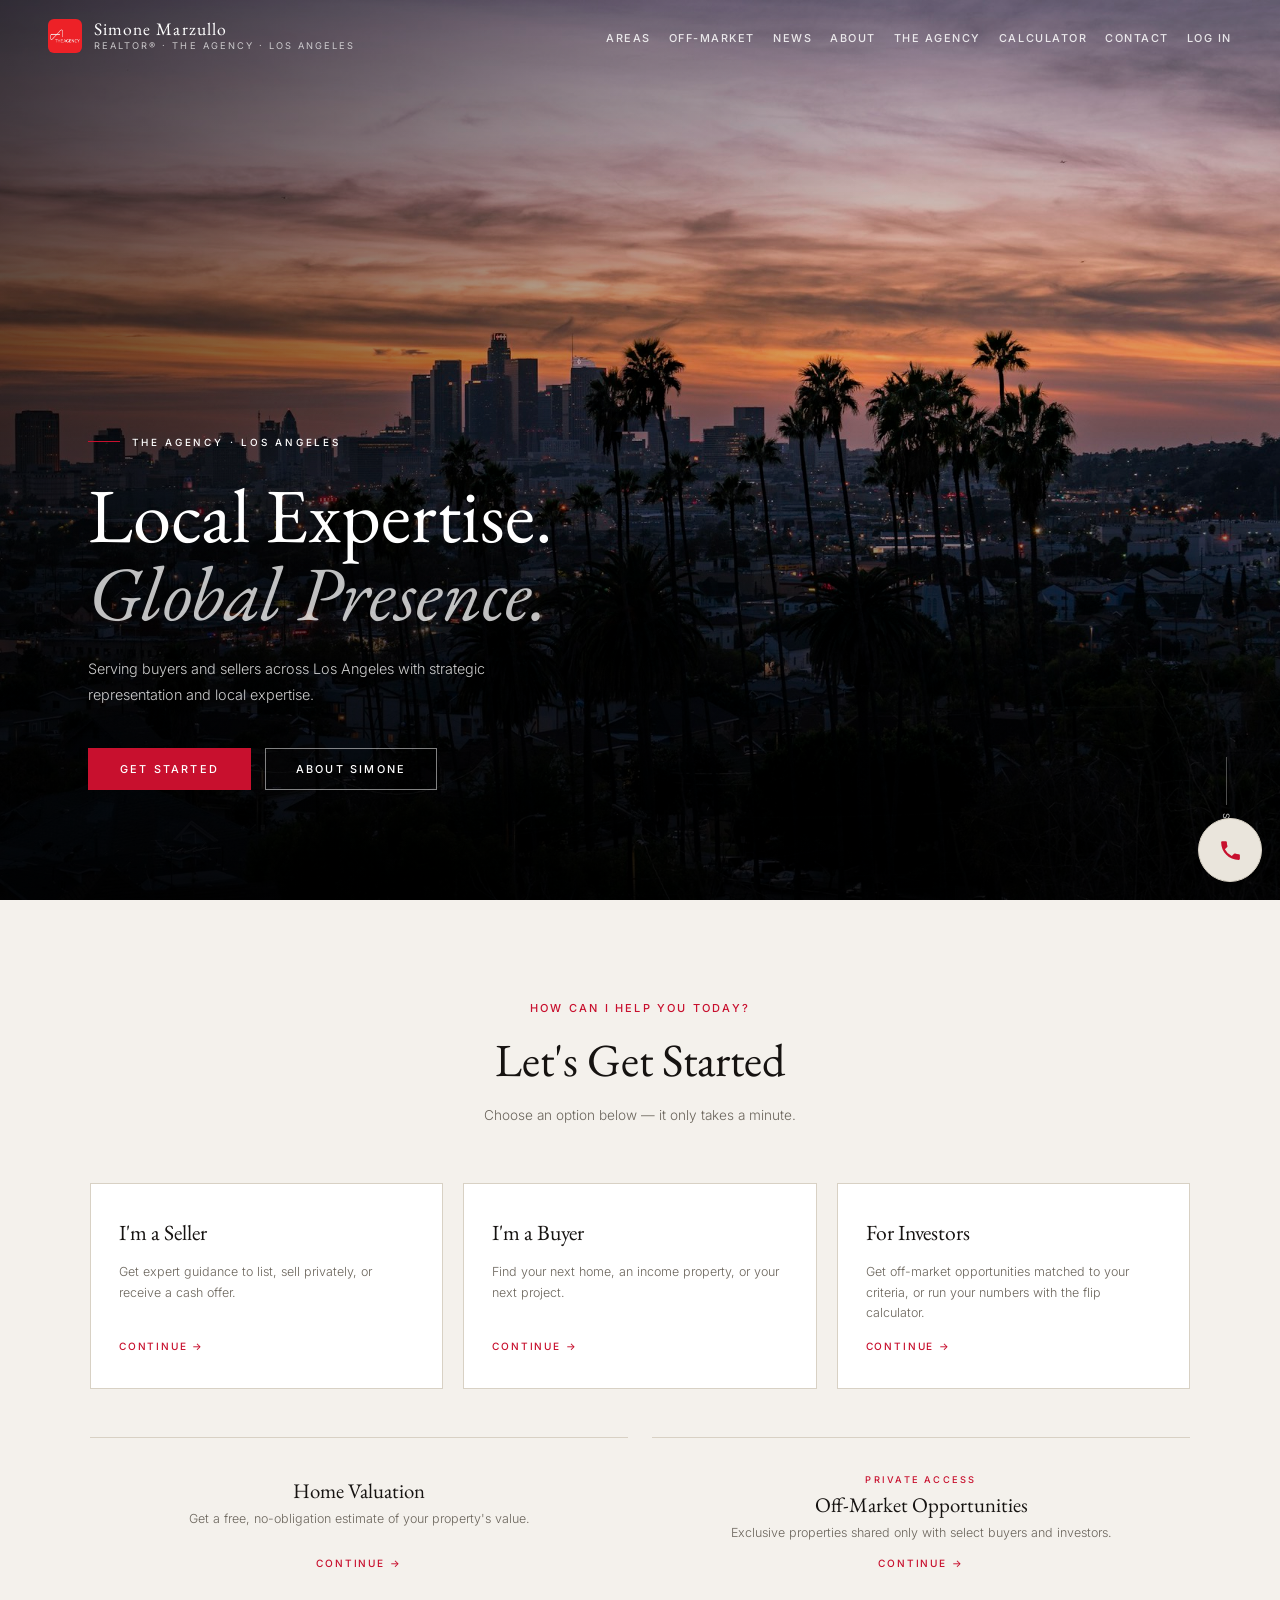
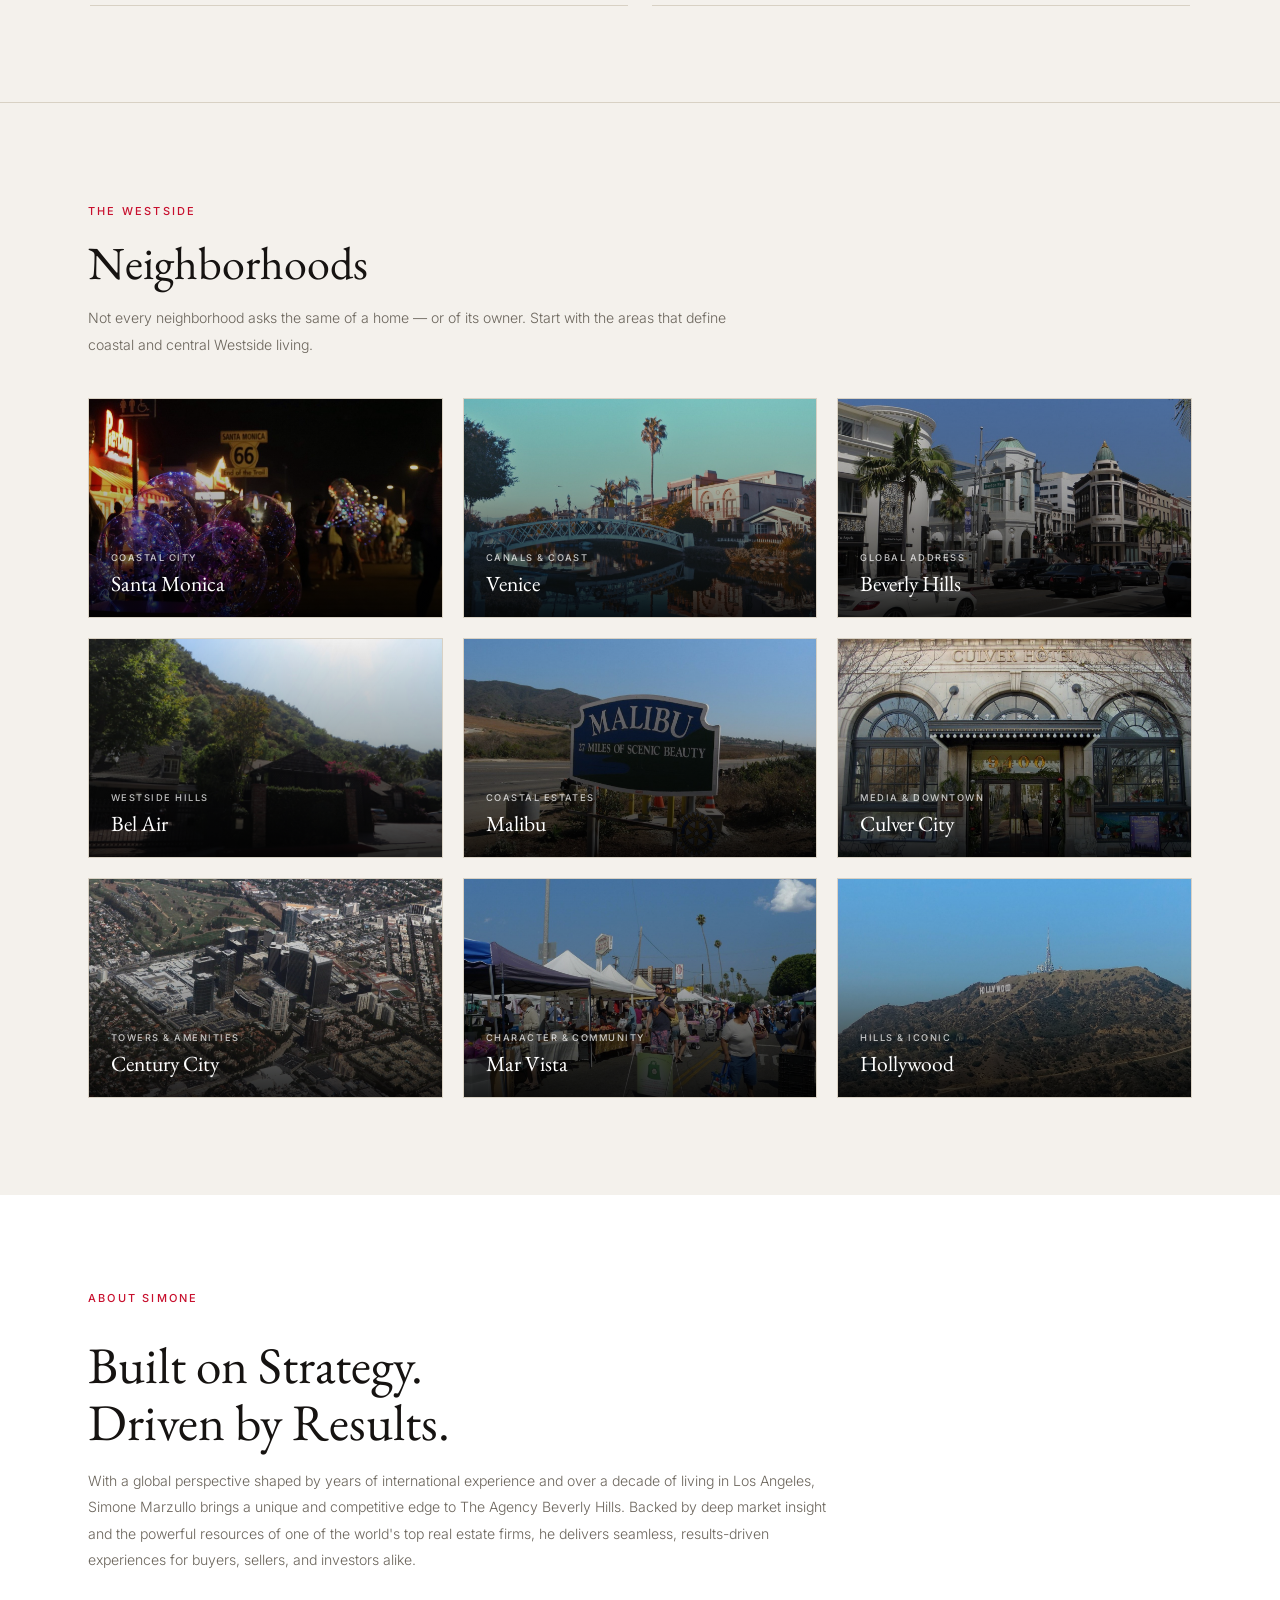
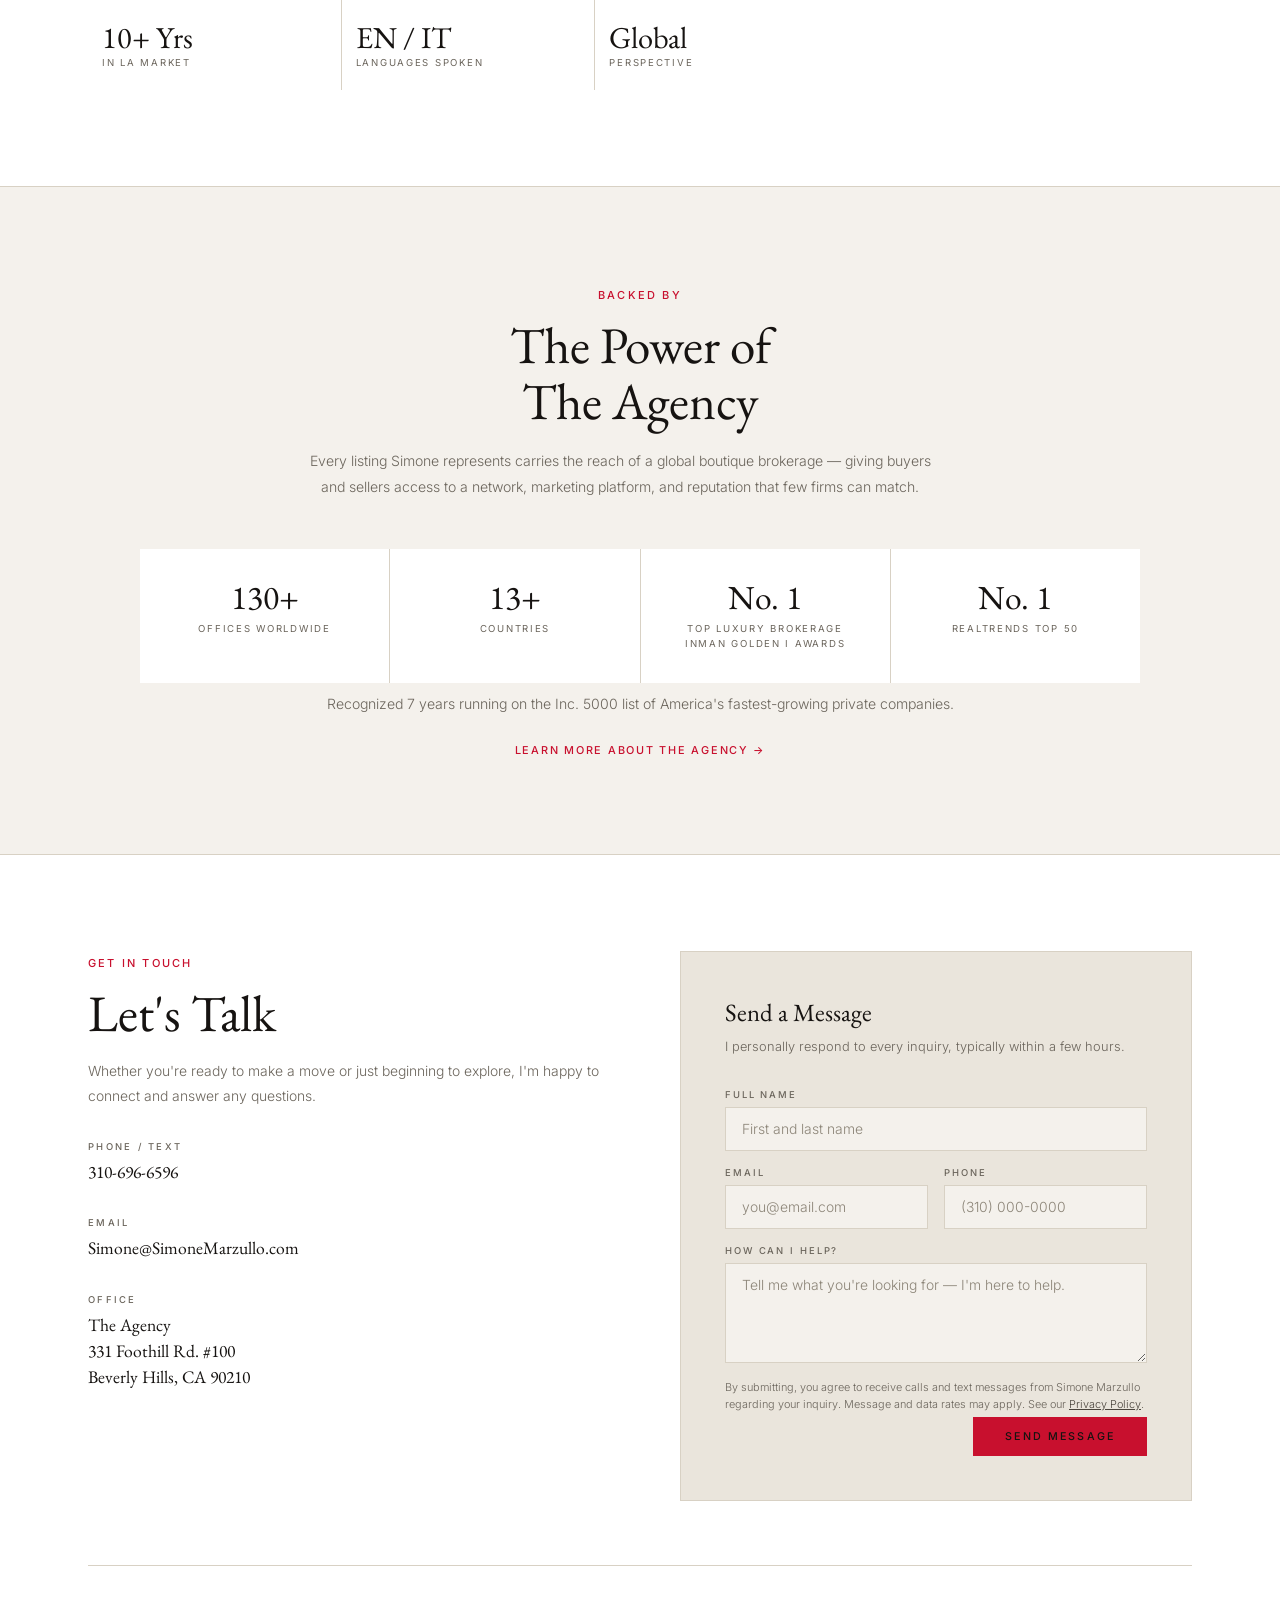
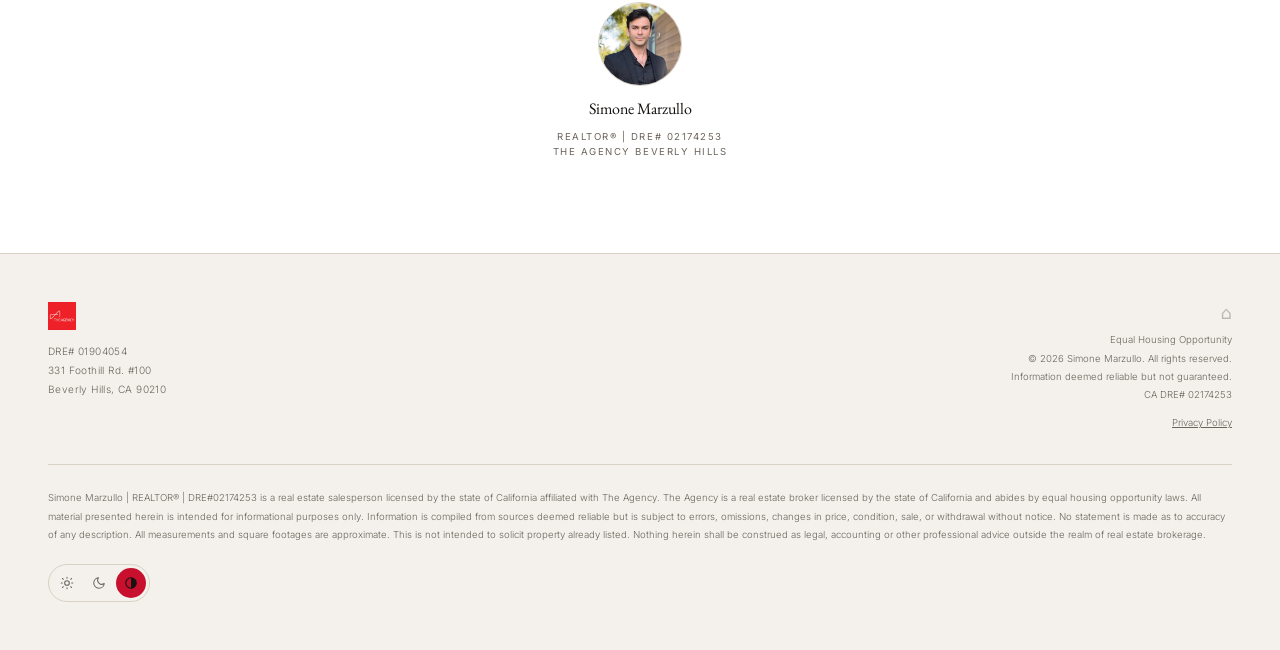
<file: index.html>
<!DOCTYPE html>
<html lang="en">
<head>
<script>if ('scrollRestoration' in history) history.scrollRestoration = 'manual';</script>
<script>
// Set the theme before CSS paints so there's no flash of the wrong theme.
// themeChoice is what the visitor picked (dark/light/auto); data-theme is
// the resolved value CSS actually keys off -- when choice is "auto" it
// follows the device/OS's own prefers-color-scheme setting, which on
// iOS/Android/macOS/Windows may itself be tied to sunset-to-sunrise.
(function () {
  var choice = localStorage.getItem('themeChoice') || 'auto';
  var resolved = choice === 'auto' ? (window.matchMedia('(prefers-color-scheme: light)').matches ? 'light' : 'dark') : choice;
  document.documentElement.setAttribute('data-theme', resolved);
  document.documentElement.setAttribute('data-theme-choice', choice);
})();
</script>
<meta charset="UTF-8">
<meta name="viewport" content="width=device-width, initial-scale=1.0, viewport-fit=cover">
<title>Simone Marzullo | REALTOR® | The Agency Los Angeles</title>
<meta name="description" content="Simone Marzullo, REALTOR® with The Agency in Beverly Hills, helps buyers and sellers across Los Angeles — from Beverly Hills to Malibu. Get a free home valuation, request a cash offer, or start your search today.">
<link rel="canonical" href="https://www.marzullore.com/">
<meta property="og:type" content="website">
<meta property="og:site_name" content="Simone Marzullo | The Agency">
<meta property="og:title" content="Simone Marzullo | REALTOR® | The Agency Los Angeles">
<meta property="og:description" content="From Beverly Hills to Malibu — expertise, discretion, and results for every real estate transaction.">
<meta property="og:url" content="https://www.marzullore.com/">
<meta property="og:image" content="https://www.marzullore.com/assets/agency-logo.png">
<meta property="og:image:width" content="447">
<meta property="og:image:height" content="447">
<meta name="twitter:card" content="summary">
<meta name="twitter:image" content="https://www.marzullore.com/assets/agency-logo.png">
<meta name="theme-color" content="#000000">
<meta name="mobile-web-app-capable" content="yes">
<meta name="apple-mobile-web-app-capable" content="yes">
<meta name="apple-mobile-web-app-status-bar-style" content="black-translucent">
<meta name="apple-mobile-web-app-title" content="Simone Marzullo">
<link rel="manifest" href="manifest.json">
<link rel="apple-touch-icon" href="assets/apple-touch-icon.png">
<link rel="icon" type="image/png" sizes="32x32" href="assets/favicon-32.png">
<link rel="preconnect" href="https://fonts.googleapis.com">
<link href="https://fonts.googleapis.com/css2?family=EB+Garamond:ital,wght@0,400;0,500;1,400;1,500&family=Inter:wght@300;400;500&display=swap" rel="stylesheet">
<script type="application/ld+json">
{
  "@context": "https://schema.org",
  "@type": "RealEstateAgent",
  "name": "Simone Marzullo",
  "url": "https://www.marzullore.com/",
  "image": "https://www.marzullore.com/assets/headshot.jpg",
  "telephone": "+1-310-696-6596",
  "email": "Simone@SimoneMarzullo.com",
  "address": {
    "@type": "PostalAddress",
    "streetAddress": "331 Foothill Rd. #100",
    "addressLocality": "Beverly Hills",
    "addressRegion": "CA",
    "postalCode": "90210",
    "addressCountry": "US"
  },
  "areaServed": {
    "@type": "City",
    "name": "Los Angeles"
  },
  "knowsLanguage": ["en", "it"],
  "memberOf": {
    "@type": "Organization",
    "name": "The Agency",
    "url": "https://www.theagencyre.com/"
  }
}
</script>
<style>
*,*::before,*::after{box-sizing:border-box;margin:0;padding:0}
:root{
  --black:#000000;--white:#FFFFFF;--red:#C8102E;--red-h:#a50d24;
  --g1:#111111;--g2:#1C1C1C;--g3:#2E2E2E;--g4:#555555;--g5:#888888;--g6:#BBBBBB;--g7:#E5E5E5;
  --serif:'EB Garamond',Georgia,serif;--sans:'Inter',system-ui,sans-serif;
  --nav-bg:rgba(0,0,0,.94);--nav-border:rgba(255,255,255,.06);--nav-mobile-bg:rgba(0,0,0,.98);
  --hero-gradient:linear-gradient(160deg,#0d0d0d 0%,#000 60%);
  --hero-photo-ph:linear-gradient(170deg,#181818,#080808);
  --hero-fade-x:linear-gradient(to right,#000 0%,transparent 38%);
  --hero-fade-y:linear-gradient(to top,#000 0%,transparent 22%);
  --em-accent:rgba(255,255,255,.65);
  --grid-line:rgba(255,255,255,.012);
  color-scheme:dark;
}
:root[data-theme="light"]{
  --black:#FFFFFF;--white:#161311;
  --g1:#F4F1EC;--g2:#EAE5DC;--g3:#D8D1C4;--g4:#8C8578;--g5:#6B655C;--g6:#4A443C;--g7:#211E19;
  --nav-bg:rgba(255,255,255,.94);--nav-border:rgba(0,0,0,.08);--nav-mobile-bg:rgba(255,255,255,.98);
  --hero-gradient:linear-gradient(160deg,#F4F1EC 0%,#FFFFFF 60%);
  --hero-photo-ph:linear-gradient(170deg,#EAE5DC,#F4F1EC);
  --hero-fade-x:linear-gradient(to right,#FFFFFF 0%,transparent 38%);
  --hero-fade-y:linear-gradient(to top,#FFFFFF 0%,transparent 22%);
  --em-accent:rgba(0,0,0,.6);
  --grid-line:rgba(0,0,0,.02);
  color-scheme:light;
}
html{scroll-behavior:smooth;font-size:16px}
body{font-family:var(--sans);background:var(--black);color:var(--white);-webkit-font-smoothing:antialiased;overflow-x:hidden;transition:background .25s ease,color .25s ease}
a{color:inherit;text-decoration:none}
button{cursor:pointer;border:none;background:none;font-family:var(--sans);-webkit-tap-highlight-color:transparent}
input,textarea,select{font-family:var(--sans)}
.label{font-size:.6875rem;letter-spacing:.2em;text-transform:uppercase;font-weight:500;color:var(--g5)}
.label-red{color:var(--red)}
.divider{width:100%;height:1px;background:var(--g3)}
.wrap{max-width:1200px;margin:0 auto;padding:0 48px}

/* NAV */
#nav{position:fixed;top:0;left:0;right:0;z-index:200;display:flex;align-items:center;justify-content:space-between;padding:0 48px;height:72px;background:var(--nav-bg);backdrop-filter:blur(16px);border-bottom:1px solid var(--nav-border);transition:background .25s ease,border-color .25s ease}
/* Transparent over the hero photo at the top of the page (desktop only,
   see updateNavTransparency()); solidifies back to the normal themed
   bar on scroll, or immediately on mobile where the hero has no photo. */
#nav.nav-transparent{background:transparent;backdrop-filter:none;border-bottom-color:transparent}
#nav.nav-transparent .nav-name{color:#fff}
#nav.nav-transparent .nav-sub{color:rgba(255,255,255,.7)}
#nav.nav-transparent .nav-links a{color:rgba(255,255,255,.85)}
#nav.nav-transparent .nav-links a.active{color:#fff}
#nav.nav-transparent .nav-toggle span{background:#fff}
.nav-brand{display:flex;align-items:center;gap:12px}
.nav-agency-logo{height:34px;width:34px;object-fit:cover;border-radius:6px;flex-shrink:0}
.nav-brand-text{display:flex;flex-direction:column;gap:2px}
.nav-name{font-family:var(--serif);font-size:1.1rem;font-weight:400;letter-spacing:.06em;color:var(--white);line-height:1}
.nav-sub{font-size:.58rem;letter-spacing:.22em;text-transform:uppercase;color:var(--g5)}
.nav-links{display:flex;align-items:center;gap:18px;list-style:none}
.nav-links a{font-size:.68rem;letter-spacing:.14em;text-transform:uppercase;font-weight:500;color:var(--g6);transition:color .2s;background:none;border:none;cursor:pointer}
.nav-cta{display:inline-flex;align-items:center;background:var(--red);color:var(--white);padding:10px 22px;font-size:.65rem;letter-spacing:.18em;text-transform:uppercase;font-weight:500;transition:background .2s}
.nav-toggle{display:none;flex-direction:column;justify-content:center;gap:5px;width:32px;height:32px;padding:0}
.nav-toggle span{display:block;width:22px;height:1.5px;background:var(--white);transition:transform .2s,opacity .2s}
.nav-toggle[aria-expanded="true"] span:nth-child(1){transform:translateY(6.5px) rotate(45deg)}
.nav-toggle[aria-expanded="true"] span:nth-child(2){opacity:0}
.nav-toggle[aria-expanded="true"] span:nth-child(3){transform:translateY(-6.5px) rotate(-45deg)}
.nav-mobile{display:none;position:fixed;top:72px;left:0;right:0;bottom:0;z-index:199;background:var(--nav-mobile-bg);backdrop-filter:blur(16px);flex-direction:column;padding:32px 28px;gap:4px;overflow-y:auto}
@media(max-width:1024px){.nav-mobile.on{display:flex}.nav-links{display:none}.nav-toggle{display:flex}}
/* Hide the Follow Up Boss widget iframe on mobile via our own page CSS
   (not injected into the iframe) so it never paints in the first place --
   eliminates the flash-of-default-styling that a JS-polling approach can't avoid. */
body>iframe{display:none !important}
.nav-mobile a{font-size:.95rem;letter-spacing:.04em;color:var(--g7);font-weight:400;padding:18px 4px;border-bottom:1px solid var(--g3);background:none;border-left:none;border-right:none;border-top:none;text-align:left;width:100%}
.nav-mobile a.nav-cta{background:var(--red);color:var(--white);border-bottom:none;justify-content:center;margin-top:20px;padding:16px 22px}

/* HERO -- full-bleed photo (same in both themes) with overlaid text.
   The scrim keeps text legible against the photo, so hero text uses
   fixed light colors here rather than the theme variables that flip
   elsewhere on the page. */
#hero{position:relative;min-height:100vh;min-height:100svh;display:flex;align-items:flex-end;overflow:hidden;padding-top:72px;padding-bottom:110px;background:var(--black)}
.hero-photo-placeholder{position:absolute;inset:0;background:var(--hero-photo-ph);display:none;align-items:center;justify-content:center}
.hero-photo-placeholder span{font-size:.62rem;letter-spacing:.4em;color:var(--grid-line);font-weight:500}
.hero-photo-img{position:absolute;inset:0;width:100%;height:100%;object-fit:cover;object-position:50% 30%;opacity:0;transition:opacity .3s ease}
.hero-photo-img.loaded{opacity:1}
.hero-scrim{position:absolute;inset:0;background:
  linear-gradient(to top,rgba(0,0,0,.82) 0%,rgba(0,0,0,.5) 32%,rgba(0,0,0,.1) 58%,rgba(0,0,0,.32) 100%),
  linear-gradient(100deg,rgba(0,0,0,.6) 0%,rgba(0,0,0,.18) 42%,transparent 65%)}
.hero-content{position:relative;z-index:2;max-width:1200px;margin:0 auto;padding:0 48px;width:100%}
.hero-eyebrow{display:flex;align-items:center;gap:12px;margin-bottom:28px}
.hero-eyebrow-line{width:32px;height:1px;background:var(--red)}
.hero-eyebrow-text{font-size:.62rem;letter-spacing:.28em;text-transform:uppercase;color:#fff;font-weight:500}
.hero-headline{font-family:var(--serif);font-size:clamp(3rem,6vw,6.5rem);font-weight:400;line-height:1.02;color:#fff;max-width:680px;margin-bottom:24px}
.hero-headline em{font-style:italic;color:rgba(255,255,255,.75)}
.hero-sub{font-size:.9rem;line-height:1.8;color:rgba(255,255,255,.8);max-width:460px;font-weight:300;margin-bottom:40px}
.hero-actions{display:flex;gap:14px;flex-wrap:wrap}
.btn-primary{display:inline-flex;align-items:center;background:var(--red);color:#fff;padding:14px 32px;font-size:.68rem;letter-spacing:.2em;text-transform:uppercase;font-weight:500;transition:background .2s,transform .15s}
.btn-hero-outline{display:inline-flex;align-items:center;background:transparent;border:1px solid rgba(255,255,255,.5);color:#fff;padding:13px 30px;font-size:.68rem;letter-spacing:.2em;text-transform:uppercase;font-weight:500;transition:border-color .2s,background .2s}
.hero-scroll{position:absolute;right:48px;bottom:36px;display:flex;flex-direction:column;align-items:center;gap:8px;z-index:2}
.hero-scroll span{font-size:.56rem;letter-spacing:.28em;text-transform:uppercase;color:rgba(255,255,255,.8);writing-mode:vertical-rl}
.scroll-bar{width:1px;height:48px;background:rgba(255,255,255,.3);position:relative;overflow:hidden}
.scroll-bar::after{content:'';position:absolute;top:-100%;width:1px;height:100%;background:var(--red);animation:scrollDown 1.8s ease-in-out infinite}
@keyframes scrollDown{0%{top:-100%}100%{top:200%}}

/* ACTION FLOW */
#action{padding:96px 0;background:var(--g1);border-bottom:1px solid var(--g3)}
.action-head{text-align:center;max-width:640px;margin:0 auto 56px}
.action-title{font-family:var(--serif);font-size:clamp(2rem,3.6vw,3rem);font-weight:400;color:var(--white);margin-top:14px}
.action-sub{font-size:.85rem;color:var(--g5);font-weight:300;line-height:1.7;margin-top:14px}
.stage{display:none}
.stage.on{display:block}
.stage-back{display:inline-flex;align-items:center;gap:8px;font-size:.67rem;letter-spacing:.15em;text-transform:uppercase;color:var(--g5);font-weight:500;margin-bottom:36px;transition:color .2s}
.choice-grid{display:grid;grid-template-columns:repeat(3,1fr);gap:20px;max-width:1100px;margin:0 auto}
.choice-grid-2{grid-template-columns:repeat(2,1fr);max-width:820px}
.choice-btn{background:var(--black);border:1px solid var(--g3);padding:36px 28px;text-align:left;display:flex;flex-direction:column;gap:16px;min-height:190px;transition:border-color .2s,background .2s,transform .15s;width:100%}
.choice-btn:active{transform:translateY(0)}
.choice-title{font-family:var(--serif);font-size:1.35rem;font-weight:400;color:var(--white);line-height:1.2}
.choice-desc{font-size:.78rem;color:var(--g5);line-height:1.65;font-weight:300}
.choice-arrow{margin-top:auto;font-size:.63rem;letter-spacing:.18em;text-transform:uppercase;color:var(--red);font-weight:500}
.choice-bar{background:transparent;border-top:1px solid var(--g3);border-bottom:1px solid var(--g3);padding:36px 8px;display:flex;align-items:center;justify-content:space-between;gap:24px;max-width:1100px;width:100%;margin:48px auto 0;text-align:left;transition:border-color .2s}
.choice-bar-text{display:flex;flex-direction:column;gap:3px}
.choice-bar-kicker{font-size:.58rem;letter-spacing:.24em;text-transform:uppercase;color:var(--red);font-weight:500}
.choice-bar-title{font-family:var(--serif);font-size:1.3rem;font-weight:400;color:var(--white);margin-top:3px}
.choice-bar .choice-desc{margin-top:2px}
.choice-bar .choice-arrow{margin-top:0;flex-shrink:0}
.choice-bar-pair{display:grid;grid-template-columns:1fr 1fr;gap:24px;max-width:1100px;width:100%;margin:48px auto 0}
.choice-bar-half{max-width:none;width:100%;margin:0;flex-direction:column;align-items:center;gap:14px;text-align:center}
.off-market-teaser-mobile{display:none}
.form-shell{max-width:620px;margin:0 auto}

/* SERVICES TABS (legacy classes retained, unused) */
.section{padding:96px 0}
.section-alt{background:var(--g1)}

/* FORM CARD */
.form-card{background:var(--g2);border:1px solid var(--g3);padding:44px}
.form-title{font-family:var(--serif);font-size:1.55rem;font-weight:400;color:var(--white);margin-bottom:8px}
.form-sub{font-size:.8rem;color:var(--g5);font-weight:300;line-height:1.65;margin-bottom:32px}
.step-dots{display:flex;gap:6px;margin-bottom:28px}
.step-dot{width:24px;height:2px;background:var(--g3);transition:background .2s}
.step-dot.on{background:var(--red)}
.frow{display:grid;grid-template-columns:1fr 1fr;gap:16px;margin-bottom:16px}
.frow:last-child{margin-bottom:0}
.frow3{display:grid;grid-template-columns:1fr 1fr 1fr;gap:12px;margin-bottom:16px}
.frow3:last-child{margin-bottom:0}
.frow>.field,.frow3>.field{margin-bottom:0}
.field{display:flex;flex-direction:column;gap:7px;margin-bottom:16px}
.field:last-child{margin-bottom:0}
.field-label{font-size:.59rem;letter-spacing:.2em;text-transform:uppercase;font-weight:500;color:var(--g5)}
.fi,.fs,.ft{background:var(--g1);border:1px solid var(--g3);color:var(--white);padding:13px 16px;font-size:.87rem;font-weight:300;outline:none;transition:border-color .2s;width:100%;-webkit-appearance:none}
.fi:focus,.fs:focus,.ft:focus{border-color:var(--red)}
.fi::placeholder,.ft::placeholder{color:var(--g4)}
.fs{appearance:none;background-image:url("data:image/svg+xml,%3Csvg xmlns='http://www.w3.org/2000/svg' width='12' height='8'%3E%3Cpath d='M1 1l5 5 5-5' stroke='%23555' stroke-width='1.5' fill='none'/%3E%3C/svg%3E");background-repeat:no-repeat;background-position:right 14px center;padding-right:38px}
.fs option{background:var(--g1)}
.ft{resize:vertical;min-height:100px}
.opts{display:flex;flex-direction:column;gap:9px;margin-top:4px}
.opts2{display:grid;grid-template-columns:1fr 1fr;gap:9px;margin-top:4px}
.opts3{display:grid;grid-template-columns:1fr 1fr 1fr;gap:9px;margin-top:4px}
.opt{display:flex;align-items:center;gap:10px;padding:13px 16px;background:var(--g1);border:1px solid var(--g3);color:var(--g6);font-size:.78rem;font-weight:300;cursor:pointer;transition:border-color .2s,color .2s,background .2s;text-align:left}
.opt.on{border-color:var(--red);color:var(--white);background:rgba(200,16,46,.07)}
.odot{width:13px;height:13px;flex-shrink:0;border:1px solid currentColor;border-radius:50%;position:relative}
.opt.on .odot::after{content:'';position:absolute;inset:3px;background:var(--red);border-radius:50%}
.form-nav{display:flex;justify-content:space-between;align-items:center;margin-top:28px;padding-top:24px;border-top:1px solid var(--g3)}
.btn-back{font-size:.67rem;letter-spacing:.15em;text-transform:uppercase;color:var(--g5);font-weight:500;transition:color .2s;background:none;border:none;cursor:pointer;padding:0}
.btn-next{background:var(--white);color:var(--black);padding:13px 32px;font-size:.67rem;letter-spacing:.2em;text-transform:uppercase;font-weight:500;border:none;cursor:pointer;transition:background .2s}
.btn-next:disabled,.btn-sub:disabled{opacity:.55;cursor:default;transform:none!important}
.btn-sub{background:var(--red);color:var(--white);padding:13px 32px;font-size:.67rem;letter-spacing:.2em;text-transform:uppercase;font-weight:500;border:none;cursor:pointer;transition:background .2s,transform .15s}
.success-msg{display:none;text-align:center;padding:40px 20px}
.s-icon{font-size:2rem;margin-bottom:14px}
.s-title{font-family:var(--serif);font-size:1.7rem;color:var(--white);margin-bottom:10px}
.s-sub{font-size:.82rem;color:var(--g5);font-weight:300;line-height:1.7}
.hp-field{position:absolute;left:-9999px;top:-9999px;width:1px;height:1px;opacity:0;overflow:hidden}
.consent-note{font-size:.68rem;line-height:1.6;color:var(--g5);font-weight:300;margin-top:14px}
.consent-note a{color:var(--g6);text-decoration:underline;transition:color .2s}
.form-error{margin-top:16px;padding:14px 16px;background:rgba(200,16,46,.08);border:1px solid var(--red);color:var(--g7);font-size:.78rem;line-height:1.6}

/* ABOUT */
.about-text{display:flex;flex-direction:column;gap:18px;max-width:760px}
.about-copy{font-size:.88rem;line-height:1.88;color:var(--g5);font-weight:300}
.about-copy strong{color:var(--g7);font-weight:500}
.stats-grid{display:grid;grid-template-columns:repeat(3,1fr);gap:1px;background:var(--g3);margin-top:8px}
.stat-block{background:var(--black);padding:22px 14px}
.stat-val{font-family:var(--serif);font-size:1.9rem;font-weight:400;color:var(--white);line-height:1;margin-bottom:5px}
.stat-lbl{font-size:.6rem;letter-spacing:.18em;text-transform:uppercase;color:var(--g5);font-weight:400}

/* WESTSIDE AREA GUIDES TEASER */
.areas-teaser-grid{display:grid;grid-template-columns:repeat(3,1fr);gap:20px;margin-bottom:1px}
.areas-teaser-card{position:relative;display:flex;align-items:flex-end;min-height:220px;overflow:hidden;background:var(--g1);border:1px solid var(--g3)}
.areas-teaser-img{position:absolute;inset:0;width:100%;height:100%;object-fit:cover}
.areas-teaser-scrim{position:absolute;inset:0;background:linear-gradient(to top,rgba(0,0,0,.85) 0%,rgba(0,0,0,.3) 55%,rgba(0,0,0,.05) 100%)}
.areas-teaser-content{position:relative;z-index:2;padding:20px 22px}
.areas-teaser-kicker{font-size:.58rem;letter-spacing:.16em;text-transform:uppercase;color:rgba(255,255,255,.75);font-weight:500;margin-bottom:6px}
.areas-teaser-name{font-family:var(--serif);font-size:1.35rem;color:#fff}
.areas-teaser-list{display:none;flex-direction:column;border-top:1px solid var(--g3)}
.areas-teaser-viewall{display:none}
.areas-teaser-list a{display:flex;justify-content:space-between;align-items:center;padding:16px 4px;border-bottom:1px solid var(--g3);font-size:.85rem;color:var(--g7);transition:color .2s}
.areas-teaser-list-tags{font-size:.62rem;letter-spacing:.06em;text-transform:uppercase;color:var(--g5)}

/* POWER OF THE AGENCY */
.agency-head{text-align:center;max-width:680px;margin:0 auto 48px}
.agency-stats-grid{display:grid;grid-template-columns:repeat(4,1fr);gap:1px;background:var(--g3);max-width:1000px;margin:0 auto}
.agency-stat{background:var(--black);padding:32px 18px;text-align:center}
.agency-stat .stat-val{font-size:2.1rem;margin-bottom:8px}
.agency-stat .stat-lbl{line-height:1.5}
.agency-link{display:inline-flex;align-items:center;font-size:.68rem;letter-spacing:.16em;text-transform:uppercase;color:var(--red);font-weight:500;transition:color .2s}

/* CONTACT */
.contact-grid{display:grid;grid-template-columns:1fr 1fr;gap:80px;align-items:start}
.contact-left{display:flex;flex-direction:column;gap:32px}
.ci-label{font-size:.59rem;letter-spacing:.24em;text-transform:uppercase;color:var(--g5);font-weight:500;margin-bottom:7px}
.ci-value{font-family:var(--serif);font-size:1.1rem;color:var(--white);font-weight:400;line-height:1.5}
.ci-value a{transition:color .2s}
.contact-signoff{display:flex;flex-direction:column;align-items:center;gap:12px;margin-top:64px;padding-top:36px;border-top:1px solid var(--g3);text-align:center}
.contact-signoff-photo{width:84px;height:84px;border-radius:50%;object-fit:cover;object-position:center top;border:1px solid var(--g3)}
.contact-signoff-name{font-family:var(--serif);font-size:1rem;color:var(--white)}
.contact-signoff-title{font-size:.6rem;letter-spacing:.16em;text-transform:uppercase;color:var(--g5)}
.contact-signoff-meta{display:flex;flex-direction:column;gap:4px}

/* FOOTER */
footer{background:var(--g1);border-top:1px solid var(--g3);padding:48px}
.footer-inner{max-width:1200px;margin:0 auto;display:grid;grid-template-columns:1fr 1fr;gap:40px;align-items:start}
.f-line{font-size:.63rem;color:var(--g5);font-weight:300;line-height:1.85;letter-spacing:.04em}
.f-agency-name{font-family:var(--serif);font-size:.95rem;color:var(--g7);margin-bottom:8px;font-weight:400}
.f-legal{text-align:right}
.f-eq{font-size:1.1rem;opacity:.25;margin-bottom:8px}
.f-copy{font-size:.6rem;color:var(--g5);font-weight:300;line-height:1.9}
.f-disclaimer{max-width:1200px;margin:32px auto 0;padding-top:24px;border-top:1px solid var(--g3);font-size:.6rem;color:var(--g5);font-weight:300;line-height:1.9}
.theme-toggle-row{max-width:1200px;margin:20px auto 0}
.theme-picker{display:inline-flex;gap:2px;border:1px solid var(--g3);border-radius:999px;padding:3px}
.theme-opt{width:30px;height:30px;border-radius:50%;display:flex;align-items:center;justify-content:center;color:var(--g5);transition:background .2s,color .2s}
.theme-opt svg{width:14px;height:14px}
.theme-opt.active{background:var(--red);color:var(--white)}
/* Second theme picker, inside the mobile hamburger menu itself so it's
   reachable without closing the menu and scrolling to the footer. */
.nav-mobile-theme-row{position:absolute;left:28px;bottom:28px}

/* RESPONSIVE */
@media(max-width:1024px){
  .wrap{padding:0 32px}
  .contact-grid{grid-template-columns:1fr;gap:48px}
  .choice-grid{grid-template-columns:1fr;max-width:480px}
  .footer-inner{grid-template-columns:1fr}
  .f-legal{text-align:left}
  .agency-stats-grid{grid-template-columns:1fr 1fr}
  .hero-content{padding:0 32px}
}
@media(max-width:768px){
  #nav{padding:0 20px}
  .wrap{padding:0 20px}
  .section{padding:56px 0}
  #action{padding:56px 0}
  .form-card{padding:24px 20px}
  .frow,.frow3,.opts2,.opts3{grid-template-columns:1fr}
  footer{padding:36px 24px}
  .stats-grid{grid-template-columns:1fr}
  .agency-stats-grid{grid-template-columns:1fr}
  .choice-btn{min-height:150px;padding:28px 22px}
  .choice-bar{flex-direction:column;align-items:flex-start;gap:16px;padding:28px 22px;margin-top:20px;border:1px solid var(--g3);background:var(--black);min-height:150px;max-width:none}
  .choice-bar-title{font-size:1.35rem}
  .choice-bar-pair{grid-template-columns:1fr;gap:0;margin-top:0}
  .choice-bar-half{align-items:flex-start;text-align:left}
  .choice-bar-desktop-only{display:none}
  .off-market-teaser-mobile{display:block}
  .fi,.fs,.ft,.opt,.btn-next,.btn-sub{font-size:16px}
  .hero-content{padding:0 20px}
  .hero-actions{gap:12px}
  #hero{padding-bottom:110px}
  .hero-scroll{right:6px}
  .areas-teaser-grid{grid-template-columns:1fr}
  .areas-teaser-card-extra{display:none}
  .areas-teaser-list{display:flex}
  .areas-teaser-viewall{display:block}
}
@media(prefers-reduced-motion:reduce){
  .scroll-bar::after{animation:none}
  *{transition-duration:0ms!important}
}

/* Hover-only effects -- gated so touch devices (which fire :hover on
   tap and never clear it) don't get a permanently "stuck" highlighted
   state after tapping/scrolling past an element. */
@media(hover:hover){
.nav-links a:hover{color:var(--white)}
.nav-cta:hover{background:var(--red-h)}
.nav-mobile a.nav-cta:hover{background:var(--red-h)}
.btn-primary:hover{background:var(--red-h);transform:translateY(-1px)}
.btn-hero-outline:hover{border-color:#fff;background:rgba(255,255,255,.1)}
.stage-back:hover{color:var(--white)}
.choice-btn:hover{border-color:var(--red);background:rgba(200,16,46,.06);transform:translateY(-2px)}
.choice-bar:hover{border-color:var(--red)}
.choice-bar:hover .choice-bar-title{color:var(--red)}
.opt:hover{border-color:var(--g5);color:var(--white)}
.btn-back:hover{color:var(--white)}
.btn-next:hover{background:var(--g7)}
.btn-sub:hover{background:var(--red-h);transform:translateY(-1px)}
.consent-note a:hover{color:var(--white)}
.agency-link:hover{color:var(--white)}
.ci-value a:hover{color:var(--red)}
.theme-opt:not(.active):hover{color:var(--white)}
.areas-teaser-card:hover .areas-teaser-name{color:var(--red)}
.areas-teaser-list a:hover{color:var(--white)}
}
</style>
</head>
<body>

<!-- NAV -->
<nav id="nav">
  <a href="index.html" class="nav-brand" onclick="goHome(event)" aria-label="Go to homepage">
    <img src="assets/agency-logo.png" alt="The Agency" class="nav-agency-logo" onerror="this.style.display='none'">
    <div class="nav-brand-text">
      <span class="nav-name">Simone Marzullo</span>
      <span class="nav-sub">REALTOR® · The Agency · Los Angeles</span>
    </div>
  </a>
  <ul class="nav-links">
    <li><a href="/areas">Areas</a></li>
    <li><a href="/off-market">Off-Market</a></li>
    <li><a href="/news">News</a></li>
    <li><a href="/about" onclick="goToAnchor(event,'about')">About</a></li>
    <li><a href="/#the-agency" onclick="goToAnchor(event,'the-agency')">The Agency</a></li>
    <li><a href="flip-calculator.html">Calculator</a></li>
    <li><a href="/contact" onclick="goToAnchor(event,'contact')">Contact</a></li>
    <li><a href="/clientaccess">Log In</a></li>
  </ul>
  <button type="button" class="nav-toggle" aria-expanded="false" aria-label="Menu" onclick="toggleMobileNav()">
    <span></span><span></span><span></span>
  </button>
</nav>

<div class="nav-mobile" id="nav-mobile">
  <a href="/areas">Areas</a>
  <a href="/off-market">Off-Market</a>
  <a href="/news">News</a>
  <a href="/about" onclick="closeMobileNavAndGoToAnchor(event,'about')">About</a>
  <a href="/#the-agency" onclick="closeMobileNavAndGoToAnchor(event,'the-agency')">The Agency</a>
  <a href="flip-calculator.html">Calculator</a>
  <a href="/contact" onclick="closeMobileNavAndGoToAnchor(event,'contact')">Contact</a>
  <a href="/clientaccess">Log In</a>
  <a href="/home" class="nav-cta" onclick="closeMobileNavAndGoHome(event)">Get Started</a>
  <div class="nav-mobile-theme-row">
    <div class="theme-picker" role="group" aria-label="Theme">
      <button type="button" class="theme-opt" data-theme-choice="light" onclick="setThemeChoice('light')" aria-label="Light theme">
        <svg viewBox="0 0 24 24" fill="none" stroke="currentColor" stroke-width="1.8" stroke-linecap="round" stroke-linejoin="round"><circle cx="12" cy="12" r="4"></circle><path d="M12 2v2M12 20v2M4.22 4.22l1.42 1.42M18.36 18.36l1.42 1.42M2 12h2M20 12h2M4.22 19.78l1.42-1.42M18.36 5.64l1.42-1.42"></path></svg>
      </button>
      <button type="button" class="theme-opt" data-theme-choice="dark" onclick="setThemeChoice('dark')" aria-label="Dark theme">
        <svg viewBox="0 0 24 24" fill="none" stroke="currentColor" stroke-width="1.8" stroke-linecap="round" stroke-linejoin="round"><path d="M21 12.79A9 9 0 1 1 11.21 3 7 7 0 0 0 21 12.79z"></path></svg>
      </button>
      <button type="button" class="theme-opt" data-theme-choice="auto" onclick="setThemeChoice('auto')" aria-label="Match device setting">
        <svg viewBox="0 0 24 24" fill="none" stroke="currentColor" stroke-width="1.8"><circle cx="12" cy="12" r="9"></circle><path d="M12 3a9 9 0 010 18z" fill="currentColor" stroke="none"></path></svg>
      </button>
    </div>
  </div>
</div>

<!-- HERO -->
<section id="hero">
  <!-- Full-bleed photo on all screen sizes, same in both themes. -->
  <img class="hero-photo-img" id="heroPhotoImg" src="assets/hero-skyline-day.jpg" alt="Downtown Los Angeles skyline" onload="this.classList.add('loaded')" onerror="this.style.display='none';document.getElementById('hero-photo-ph').style.display='flex'">
  <div class="hero-photo-placeholder" id="hero-photo-ph"><span>LOS ANGELES</span></div>
  <div class="hero-scrim"></div>
  <div class="hero-content">
    <div class="hero-eyebrow">
      <div class="hero-eyebrow-line"></div>
      <span class="hero-eyebrow-text">The Agency · Los Angeles</span>
    </div>
    <h1 class="hero-headline">
      Local Expertise.<br><em>Global Presence.</em>
    </h1>
    <p class="hero-sub">Serving buyers and sellers across Los Angeles with strategic representation and local expertise.</p>
    <div class="hero-actions">
      <a href="/home" class="btn-primary" onclick="goToActionHome(event)">Get Started</a>
      <a href="/about" class="btn-hero-outline" onclick="goToAnchor(event,'about')">About Simone</a>
    </div>
  </div>
  <div class="hero-scroll">
    <div class="scroll-bar"></div>
    <span>Scroll</span>
  </div>
</section>

<!-- ACTION FLOW -->
<section id="action" style="scroll-margin-top:72px">
  <div class="wrap">

    <!-- STAGE: HOME (3 main buttons) -->
    <div class="stage on" id="stage-home">
      <div class="action-head">
        <span class="label label-red">How Can I Help You Today?</span>
        <h2 class="action-title">Let's Get Started</h2>
        <p class="action-sub">Choose an option below — it only takes a minute.</p>
      </div>
      <div class="choice-grid">
        <button type="button" class="choice-btn" onclick="showStage('stage-sell-menu')">
          <div class="choice-title">I'm a Seller</div>
          <div class="choice-desc">Get expert guidance to list, sell privately, or receive a cash offer.</div>
          <span class="choice-arrow">Continue →</span>
        </button>
        <button type="button" class="choice-btn" onclick="showStage('stage-buy-menu')">
          <div class="choice-title">I'm a Buyer</div>
          <div class="choice-desc">Find your next home, an income property, or your next project.</div>
          <span class="choice-arrow">Continue →</span>
        </button>
        <button type="button" class="choice-btn" onclick="showStage('stage-investor-menu')">
          <div class="choice-title">For Investors</div>
          <div class="choice-desc">Get off-market opportunities matched to your criteria, or run your numbers with the flip calculator.</div>
          <span class="choice-arrow">Continue →</span>
        </button>
      </div>
      <div class="choice-bar-pair">
        <button type="button" class="choice-bar choice-bar-half" onclick="showStage('stage-valuation-form')">
          <div class="choice-bar-text">
            <div class="choice-bar-title">Home Valuation</div>
            <div class="choice-desc">Get a free, no-obligation estimate of your property's value.</div>
          </div>
          <span class="choice-arrow">Continue →</span>
        </button>
        <a href="/off-market" class="choice-bar choice-bar-half choice-bar-desktop-only">
          <div class="choice-bar-text">
            <span class="choice-bar-kicker">Private Access</span>
            <div class="choice-bar-title">Off-Market Opportunities</div>
            <div class="choice-desc">Exclusive properties shared only with select buyers and investors.</div>
          </div>
          <span class="choice-arrow">Continue →</span>
        </a>
      </div>
    </div>

    <!-- STAGE: SELL MENU -->
    <div class="stage" id="stage-sell-menu">
      <button type="button" class="stage-back" onclick="showStage('stage-home')">← Back</button>
      <div class="action-head">
        <span class="label label-red">I Want to Sell</span>
        <h2 class="action-title">What Best Describes Your Sale?</h2>
      </div>
      <div class="choice-grid">
        <button type="button" class="choice-btn" onclick="openSellForm('list-market')">
          <div class="choice-title">List My House on the Market</div>
          <div class="choice-desc">Full-service listing with professional marketing and negotiation.</div>
          <span class="choice-arrow">Continue →</span>
        </button>
        <button type="button" class="choice-btn" onclick="openSellForm('sell-privately')">
          <div class="choice-title">Sell My House Privately</div>
          <div class="choice-desc">A discreet, off-market sale without a public listing.</div>
          <span class="choice-arrow">Continue →</span>
        </button>
        <button type="button" class="choice-btn" onclick="openSellForm('cash-offer')">
          <div class="choice-title">Get a Cash Offer</div>
          <div class="choice-desc">Skip the showings — get a competitive cash offer in 48 hours.</div>
          <span class="choice-arrow">Continue →</span>
        </button>
      </div>
    </div>

    <!-- STAGE: BUY MENU -->
    <div class="stage" id="stage-buy-menu">
      <button type="button" class="stage-back" onclick="showStage('stage-home')">← Back</button>
      <div class="action-head">
        <span class="label label-red">I Want to Buy</span>
        <h2 class="action-title">What Are You Looking to Do?</h2>
      </div>
      <div class="choice-grid">
        <button type="button" class="choice-btn" onclick="openBuyForm('new-home')">
          <div class="choice-title">I'm Looking for a New Home</div>
          <div class="choice-desc">Your primary residence or forever home.</div>
          <span class="choice-arrow">Continue →</span>
        </button>
        <button type="button" class="choice-btn" onclick="openBuyForm('income-property')">
          <div class="choice-title">I'm Looking to Buy an Income Property</div>
          <div class="choice-desc">Rental income, appreciation, or long-term investment.</div>
          <span class="choice-arrow">Continue →</span>
        </button>
        <button type="button" class="choice-btn" onclick="openBuyForm('flip-builder')">
          <div class="choice-title">I'm a Flipper or a Builder Looking for My Next Project</div>
          <div class="choice-desc">Your next renovation or ground-up project.</div>
          <span class="choice-arrow">Continue →</span>
        </button>
      </div>
    </div>

    <!-- STAGE: HOME VALUATION FORM -->
    <div class="stage" id="stage-valuation-form">
      <button type="button" class="stage-back" onclick="showStage('stage-home')">← Back</button>
      <div class="form-shell">
        <div class="form-card" id="val-card">
          <div class="step-dots"><div class="step-dot on" id="vd1"></div><div class="step-dot" id="vd2"></div><div class="step-dot" id="vd3"></div></div>

          <div id="vs1">
            <div class="form-title">Home Valuation</div>
            <div class="form-sub">Let's start with the address of the property you'd like valued.</div>
            <div class="field"><span class="field-label">Property Address</span><input class="fi" id="val_address" required type="text" placeholder="123 Mulholland Drive" autocomplete="address-line1"></div>
            <div class="form-nav"><span></span><button class="btn-next" onclick="valAddressNext(this)">Next</button></div>
          </div>

          <div id="vs2" style="display:none">
            <div class="form-title">Property Condition</div>
            <div class="form-sub">This helps me give you the most accurate valuation.</div>
            <div class="field"><span class="field-label">Property Condition</span>
              <div class="opts" id="val-c-opts">
                <button type="button" class="opt" onclick="pick(this,'val-c-opts','val_condition')"><div class="odot"></div>Original condition</button>
                <button type="button" class="opt" onclick="pick(this,'val-c-opts','val_condition')"><div class="odot"></div>Renovated</button>
                <button type="button" class="opt" onclick="pick(this,'val-c-opts','val_condition')"><div class="odot"></div>Recently built</button>
              </div>
              <input type="hidden" id="val_condition">
            </div>
            <div class="field" style="margin-top:16px"><span class="field-label">Notes (optional)</span><textarea class="ft" id="val_notes" placeholder="Anything notable — views, pool, ADU, upgrades…" style="min-height:80px"></textarea></div>
            <div class="form-nav"><button class="btn-back" onclick="go('vs',1,3,'vd')">← Back</button><button class="btn-next" onclick="go('vs',3,3,'vd')">Next</button></div>
          </div>

          <div id="vs3" style="display:none">
            <div class="form-title">Your Contact Info</div>
            <div class="form-sub">I'll send your valuation report within 48 hours.</div>
            <div class="field"><span class="field-label">Full Name</span><input class="fi" id="val_name" required type="text" placeholder="First and last name" autocomplete="name"></div>
            <div class="frow">
              <div class="field"><span class="field-label">Email</span><input class="fi" id="val_email" required type="email" placeholder="you@email.com" autocomplete="email" inputmode="email"></div>
              <div class="field"><span class="field-label">Phone</span><input class="fi" id="val_phone" required type="tel" placeholder="(310) 000-0000" autocomplete="tel" inputmode="tel"></div>
            </div>
            <input type="text" class="hp-field" id="val_hp" tabindex="-1" autocomplete="off" aria-hidden="true">
            <div class="consent-note">By submitting, you agree to receive calls and text messages from Simone Marzullo regarding your inquiry. Message and data rates may apply. See our <a href="privacy.html">Privacy Policy</a>.</div>
            <div class="form-nav"><button class="btn-back" onclick="go('vs',2,3,'vd')">← Back</button><button class="btn-sub" onclick="submitValuation(this)">Send Request</button></div>
          </div>

          <div id="vsucc" class="success-msg">
            <div class="s-icon">✓</div>
            <div class="s-title">Request Received</div>
            <div class="s-sub">One of our team members will reach out shortly to provide your personalized home valuation. In the meantime, check your instant home estimate below.</div>
            <a href="https://value.marzullore.com/" target="_blank" rel="noopener noreferrer" class="btn-sub" style="display:inline-block;margin-top:20px;text-decoration:none">Check Your Instant Home Value</a>
          </div>
        </div>
      </div>
    </div>

    <!-- STAGE: SELL FORM -->
    <div class="stage" id="stage-sell-form">
      <button type="button" class="stage-back" onclick="showStage('stage-sell-menu')">← Back</button>
      <div class="form-shell">
        <div class="form-card" id="sell-card">
          <div class="step-dots"><div class="step-dot on" id="sd1"></div><div class="step-dot" id="sd2"></div><div class="step-dot" id="sd3"></div></div>

          <div id="ss1">
            <div class="form-title" id="ss1-title">Your Property Address</div>
            <div class="form-sub">Let's start with the address of the property you'd like to sell.</div>
            <input type="hidden" id="sell_saleType">
            <div class="field"><span class="field-label">Property Address</span><input class="fi" id="sell_address" required type="text" placeholder="Full property address" autocomplete="address-line1"></div>
            <div class="form-nav"><span></span><button class="btn-next" onclick="sellAddressNext(this)">Next</button></div>
          </div>

          <div id="ss2" style="display:none">
            <div class="form-title">A Few More Details</div>
            <div class="form-sub">This helps me build the right strategy for your property.</div>
            <div class="frow">
              <div class="field"><span class="field-label">Property Type</span>
                <select class="fs" id="sell_propertyType"><option value="">Select…</option><option>Single Family Home</option><option>Condo / Townhouse</option><option>Multi-Family</option><option>Land / Lot</option></select>
              </div>
              <div class="field"><span class="field-label">Estimated Value</span>
                <select class="fs" id="sell_estValue"><option value="">Range…</option><option>Under $500K</option><option>$500K – $1M</option><option>$1M – $3M</option><option>$3M – $7M</option><option>$7M – $15M</option><option>$15M+</option></select>
              </div>
            </div>
            <div class="field"><span class="field-label">Property Condition</span>
              <div class="opts" id="sc-opts">
                <button type="button" class="opt" onclick="pick(this,'sc-opts','sell_condition')"><div class="odot"></div>Needs work — original condition or deferred maintenance</button>
                <button type="button" class="opt" onclick="pick(this,'sc-opts','sell_condition')"><div class="odot"></div>Recently updated — renovated kitchen, baths, or finishes</button>
                <button type="button" class="opt" onclick="pick(this,'sc-opts','sell_condition')"><div class="odot"></div>Newer construction — built or rebuilt within 10 years</button>
                <button type="button" class="opt" onclick="pick(this,'sc-opts','sell_condition')"><div class="odot"></div>Move-in ready — well maintained, no major updates needed</button>
              </div>
              <input type="hidden" id="sell_condition">
            </div>
            <div class="field" style="margin-top:18px"><span class="field-label">When Are You Looking to Sell?</span>
              <div class="opts3" id="st-opts">
                <button type="button" class="opt" onclick="pick(this,'st-opts','sell_timeline')"><div class="odot"></div>Ready now</button>
                <button type="button" class="opt" onclick="pick(this,'st-opts','sell_timeline')"><div class="odot"></div>3 – 6 months</button>
                <button type="button" class="opt" onclick="pick(this,'st-opts','sell_timeline')"><div class="odot"></div>6 – 12 months</button>
              </div>
              <input type="hidden" id="sell_timeline">
            </div>
            <div class="form-nav"><button class="btn-back" onclick="go('ss',1,3,'sd')">← Back</button><button class="btn-next" onclick="go('ss',3,3,'sd')">Next</button></div>
          </div>

          <div id="ss3" style="display:none">
            <div class="form-title" id="ss3-title">Let's Connect</div>
            <div class="form-sub">I'll reach out within 24 hours to schedule a private consultation.</div>
            <div class="field"><span class="field-label">Full Name</span><input class="fi" id="sell_name" required type="text" placeholder="First and last name" autocomplete="name"></div>
            <div class="frow">
              <div class="field"><span class="field-label">Email</span><input class="fi" id="sell_email" required type="email" placeholder="you@email.com" autocomplete="email" inputmode="email"></div>
              <div class="field"><span class="field-label">Phone</span><input class="fi" id="sell_phone" required type="tel" placeholder="(310) 000-0000" autocomplete="tel" inputmode="tel"></div>
            </div>
            <div class="field"><span class="field-label">Anything else? (Optional)</span><textarea class="ft" id="sell_notes" placeholder="Any additional context about your property or situation…" style="min-height:80px"></textarea></div>
            <input type="text" class="hp-field" id="sell_hp" tabindex="-1" autocomplete="off" aria-hidden="true">
            <div class="consent-note">By submitting, you agree to receive calls and text messages from Simone Marzullo regarding your inquiry. Message and data rates may apply. See our <a href="privacy.html">Privacy Policy</a>.</div>
            <div class="consent-note" id="cash-offer-disclaimer" style="display:none">Neither Simone Marzullo nor The Agency purchases properties directly. Any cash offers are made solely by independent third-party investors or cash buyers within our network and are subject to each purchaser's independent evaluation, due diligence, and terms. Not all properties will qualify for a cash offer, and no offer, purchase price, or closing timeline is guaranteed. Any advertised response time, including "within 48 hours," applies only after sufficient property information has been received and may vary based on the property's characteristics and market conditions. There is no obligation to accept any offer or to list your property for sale.</div>
            <div class="form-nav"><button class="btn-back" onclick="go('ss',2,3,'sd')">← Back</button><button class="btn-sub" id="sell-submit-btn" onclick="submitSell(this)">Request a Consultation</button></div>
          </div>

          <div id="sellsucc" class="success-msg">
            <div class="s-icon">✓</div>
            <div class="s-title">Message Received</div>
            <div class="s-sub">Thank you for reaching out! I'll be in touch with you very shortly.</div>
          </div>
        </div>
      </div>
    </div>

    <!-- STAGE: BUY FORM -->
    <div class="stage" id="stage-buy-form">
      <button type="button" class="stage-back" onclick="showStage('stage-buy-menu')">← Back</button>
      <div class="form-shell">
        <div class="form-card" id="buy-card">
          <div class="step-dots"><div class="step-dot on" id="bd1"></div><div class="step-dot" id="bd2"></div></div>

          <div id="bs1">
            <div class="form-title">Tell Me More</div>
            <div class="form-sub">Specs, area, budget, and timeline — so I can tailor my search for you.</div>
            <input type="hidden" id="buy_intent">
            <div class="frow">
              <div class="field"><span class="field-label">Property Type</span>
                <select class="fs" id="buy_propertyType"><option value="">Select…</option><option>Single Family Home</option><option>Condo / Townhouse</option><option>Multi-Family</option><option>Estate / Compound</option><option>Land / Dev Site</option><option>Open to anything</option></select>
              </div>
              <div class="field"><span class="field-label">Budget Range</span>
                <select class="fs" id="buy_budget"><option value="">Select…</option><option>Under $1M</option><option>$1M – $3M</option><option>$3M – $7M</option><option>$7M – $15M</option><option>$15M+</option><option>Flexible / TBD</option></select>
              </div>
            </div>
            <div class="frow">
              <div class="field"><span class="field-label">Min Bedrooms</span>
                <select class="fs" id="buy_minBeds"><option>Any</option><option>1+</option><option>2+</option><option>3+</option><option>4+</option><option>5+</option></select>
              </div>
              <div class="field"><span class="field-label">Min Bathrooms</span>
                <select class="fs" id="buy_minBaths"><option>Any</option><option>1+</option><option>2+</option><option>3+</option><option>4+</option></select>
              </div>
            </div>
            <div class="field"><span class="field-label">Preferred Neighborhoods / Areas</span><input class="fi" id="buy_areas" type="text" placeholder="e.g. Beverly Hills, Silver Lake, Malibu…"></div>
            <div class="field" style="margin-top:16px"><span class="field-label">When Are You Looking to Buy?</span>
              <div class="opts3" id="bt-opts">
                <button type="button" class="opt" onclick="pick(this,'bt-opts','buy_timeline')"><div class="odot"></div>ASAP</button>
                <button type="button" class="opt" onclick="pick(this,'bt-opts','buy_timeline')"><div class="odot"></div>3 – 6 months</button>
                <button type="button" class="opt" onclick="pick(this,'bt-opts','buy_timeline')"><div class="odot"></div>6 – 12 months</button>
              </div>
              <input type="hidden" id="buy_timeline">
            </div>
            <div class="field" style="margin-top:16px"><span class="field-label">Pre-Approval</span>
              <div class="opts2" id="bf-opts">
                <button type="button" class="opt" onclick="pick(this,'bf-opts','buy_financing')"><div class="odot"></div>Pre-approved for a loan</button>
                <button type="button" class="opt" onclick="pick(this,'bf-opts','buy_financing')"><div class="odot"></div>Paying cash</button>
              </div>
              <input type="hidden" id="buy_financing">
            </div>
            <div class="form-nav"><span></span><button class="btn-next" onclick="go('bs',2,2,'bd')">Next</button></div>
          </div>

          <div id="bs2" style="display:none">
            <div class="form-title">Let's Connect</div>
            <div class="form-sub">A few final details so I can best prepare for our conversation.</div>
            <div class="field"><span class="field-label">Full Name</span><input class="fi" id="buy_name" required type="text" placeholder="First and last name" autocomplete="name"></div>
            <div class="frow">
              <div class="field"><span class="field-label">Email</span><input class="fi" id="buy_email" required type="email" placeholder="you@email.com" autocomplete="email" inputmode="email"></div>
              <div class="field"><span class="field-label">Phone</span><input class="fi" id="buy_phone" required type="tel" placeholder="(310) 000-0000" autocomplete="tel" inputmode="tel"></div>
            </div>
            <input type="text" class="hp-field" id="buy_hp" tabindex="-1" autocomplete="off" aria-hidden="true">
            <div class="consent-note">By submitting, you agree to receive calls and text messages from Simone Marzullo regarding your inquiry. Message and data rates may apply. See our <a href="privacy.html">Privacy Policy</a>.</div>
            <div class="form-nav"><button class="btn-back" onclick="go('bs',1,2,'bd')">← Back</button><button class="btn-sub" onclick="submitBuy(this)">Start My Search</button></div>
          </div>

          <div id="buysucc" class="success-msg">
            <div class="s-icon">✓</div>
            <div class="s-title">Let's Find Your Home</div>
            <div class="s-sub">Thank you for reaching out! I'll be in touch with you very shortly.</div>
          </div>
        </div>
      </div>
    </div>

    <!-- STAGE: INVESTOR MENU -->
    <div class="stage" id="stage-investor-menu">
      <button type="button" class="stage-back" onclick="showStage('stage-home')">← Back</button>
      <div class="action-head">
        <span class="label label-red">I'm an Investor</span>
        <h2 class="action-title">How Can I Help?</h2>
      </div>
      <div class="choice-grid choice-grid-2">
        <button type="button" class="choice-btn" onclick="openInvestorForm()">
          <div class="choice-title">Submit My Investment Criteria to Receive Off-Market Opportunities</div>
          <div class="choice-desc">Tell me what you're looking for and I'll reach out personally when something matches — before it hits the market.</div>
          <span class="choice-arrow">Continue →</span>
        </button>
        <a href="flip-calculator.html" class="choice-btn">
          <div class="choice-title">Access Flip Calculator</div>
          <div class="choice-desc">Run ARV, rehab cost, financing, and ROI on your next flip or build.</div>
          <span class="choice-arrow">Open Calculator →</span>
        </a>
      </div>
    </div>

    <!-- STAGE: INVESTOR FORM -->
    <div class="stage" id="stage-investor-form">
      <button type="button" class="stage-back" onclick="showStage('stage-investor-menu')">← Back</button>
      <div class="form-shell">
        <div class="form-card" id="investor-card">
          <div class="step-dots"><div class="step-dot on" id="ivd1"></div><div class="step-dot" id="ivd2"></div></div>

          <div id="ivs1">
            <div class="form-title">Your Investment Criteria</div>
            <div class="form-sub">Only your investor type is required — everything else helps me match you faster.</div>
            <div class="field"><span class="field-label">I Am A…</span>
              <div class="opts2" id="iv-type-opts">
                <button type="button" class="opt" onclick="pick(this,'iv-type-opts','investor_type')"><div class="odot"></div>I'm a Flipper</button>
                <button type="button" class="opt" onclick="pick(this,'iv-type-opts','investor_type')"><div class="odot"></div>I'm a Builder</button>
              </div>
              <input type="hidden" id="investor_type">
            </div>
            <div class="frow" style="margin-top:16px">
              <div class="field"><span class="field-label">Property Types of Interest</span>
                <select class="fs" id="investor_propertyType"><option value="">Select… (optional)</option><option>Single Family Home</option><option>Multi-Family</option><option>Land / Dev Site</option><option>Mixed-Use</option><option>Open to Anything</option></select>
              </div>
              <div class="field"><span class="field-label">Budget Per Deal</span>
                <select class="fs" id="investor_budget"><option value="">Select… (optional)</option><option>Under $500K</option><option>$500K – $1M</option><option>$1M – $3M</option><option>$3M – $7M</option><option>$7M+</option><option>Flexible / Varies</option></select>
              </div>
            </div>
            <div class="field"><span class="field-label">Preferred Areas / Neighborhoods (Optional)</span><input class="fi" id="investor_areas" type="text" placeholder="e.g. Beverly Hills, Silver Lake, Malibu…"></div>
            <div class="frow">
              <div class="field"><span class="field-label">Deals Per Year</span>
                <select class="fs" id="investor_volume"><option value="">Select… (optional)</option><option>1 – 2</option><option>3 – 5</option><option>6 – 10</option><option>10+</option></select>
              </div>
              <div class="field"><span class="field-label">Financing Type</span>
                <select class="fs" id="investor_financing"><option value="">Select… (optional)</option><option>Cash</option><option>Hard Money</option><option>Conventional Loan</option><option>Mix of Financing</option></select>
              </div>
            </div>
            <div class="field" style="margin-top:16px"><span class="field-label">Timeline (Optional)</span>
              <div class="opts3" id="iv-timeline-opts">
                <button type="button" class="opt" onclick="pick(this,'iv-timeline-opts','investor_timeline')"><div class="odot"></div>Ready Now</button>
                <button type="button" class="opt" onclick="pick(this,'iv-timeline-opts','investor_timeline')"><div class="odot"></div>3 – 6 Months</button>
                <button type="button" class="opt" onclick="pick(this,'iv-timeline-opts','investor_timeline')"><div class="odot"></div>Ongoing</button>
              </div>
              <input type="hidden" id="investor_timeline">
            </div>
            <div class="field" style="margin-top:16px"><span class="field-label">Additional Criteria (Optional)</span><textarea class="ft" id="investor_notes" placeholder="Anything else — unit count, condition, off-market only, etc…" style="min-height:80px"></textarea></div>
            <div class="form-nav"><span></span><button class="btn-next" id="iv-next-btn" onclick="investorCriteriaNext(this)">Next</button></div>
          </div>

          <div id="ivs2" style="display:none">
            <div class="form-title">Let's Connect</div>
            <div class="form-sub">I'll reach out personally when something matches your criteria.</div>
            <div class="field"><span class="field-label">Full Name</span><input class="fi" id="investor_name" required type="text" placeholder="First and last name" autocomplete="name"></div>
            <div class="frow">
              <div class="field"><span class="field-label">Email</span><input class="fi" id="investor_email" required type="email" placeholder="you@email.com" autocomplete="email" inputmode="email"></div>
              <div class="field"><span class="field-label">Phone (Optional)</span><input class="fi" id="investor_phone" type="tel" placeholder="(310) 000-0000" autocomplete="tel" inputmode="tel"></div>
            </div>
            <input type="text" class="hp-field" id="investor_hp" tabindex="-1" autocomplete="off" aria-hidden="true">
            <div class="consent-note">By submitting, you agree to receive calls and text messages from Simone Marzullo regarding your inquiry. Message and data rates may apply. See our <a href="privacy.html">Privacy Policy</a>.</div>
            <div class="form-nav"><button class="btn-back" onclick="go('ivs',1,2,'ivd')">← Back</button><button class="btn-sub" onclick="submitInvestor(this)">Submit My Criteria</button></div>
          </div>

          <div id="investorsucc" class="success-msg">
            <div class="s-icon">✓</div>
            <div class="s-title">Criteria Received</div>
            <div class="s-sub">Thank you! I'll reach out personally when an off-market opportunity matches what you're looking for.</div>
          </div>
        </div>
      </div>
    </div>

  </div>
</section>

<!-- OFF-MARKET (mobile only -- desktop shows it paired with Home Valuation above) -->
<section id="off-market-teaser" class="section off-market-teaser-mobile" style="text-align:center;scroll-margin-top:72px">
  <div class="wrap" style="max-width:640px">
    <span class="label label-red">Private Access</span>
    <h2 class="action-title" style="margin-top:14px">Off-Market Opportunities</h2>
    <p style="font-size:.88rem;color:var(--g5);font-weight:300;line-height:1.8;margin-top:16px">Exclusive properties shared only with select buyers and investors before they reach the open market.</p>
    <div style="margin-top:28px"><a href="/off-market" class="btn-primary">View Off-Market Listings</a></div>
  </div>
</section>

<!-- WESTSIDE AREA GUIDES -->
<section id="areas-teaser" class="section section-alt" style="scroll-margin-top:72px">
  <div class="wrap">
    <span class="label label-red">The Westside</span>
    <h2 class="action-title" style="margin:14px 0 12px">Neighborhoods</h2>
    <p class="about-copy" style="max-width:640px;margin-bottom:40px">Not every neighborhood asks the same of a home — or of its owner. Start with the areas that define coastal and central Westside living.</p>
    <div class="areas-teaser-grid">
      <a class="areas-teaser-card" href="/areas/santa-monica">
        <img class="areas-teaser-img" src="assets/neighborhoods/santa-monica.jpg" alt="Santa Monica Pier, California at dusk" loading="lazy">
        <div class="areas-teaser-scrim"></div>
        <div class="areas-teaser-content">
          <div class="areas-teaser-kicker">Coastal City</div>
          <div class="areas-teaser-name">Santa Monica</div>
        </div>
      </a>
      <a class="areas-teaser-card" href="/areas/venice">
        <img class="areas-teaser-img" src="assets/neighborhoods/venice.jpg" alt="White bridge over the Venice Canals with Mediterranean-style homes and palm trees" loading="lazy">
        <div class="areas-teaser-scrim"></div>
        <div class="areas-teaser-content">
          <div class="areas-teaser-kicker">Canals &amp; Coast</div>
          <div class="areas-teaser-name">Venice</div>
        </div>
      </a>
      <a class="areas-teaser-card" href="/areas/beverly-hills">
        <img class="areas-teaser-img" src="assets/neighborhoods/beverly-hills.jpg" alt="Rodeo Drive in Beverly Hills, California" loading="lazy">
        <div class="areas-teaser-scrim"></div>
        <div class="areas-teaser-content">
          <div class="areas-teaser-kicker">Global Address</div>
          <div class="areas-teaser-name">Beverly Hills</div>
        </div>
      </a>
      <a class="areas-teaser-card areas-teaser-card-extra" href="/areas/bel-air">
        <img class="areas-teaser-img" src="assets/neighborhoods/bel-air.jpg" alt="Gated hillside home with a hedge and mountain backdrop in Bel Air, Los Angeles" loading="lazy" style="object-position:50% 68%">
        <div class="areas-teaser-scrim"></div>
        <div class="areas-teaser-content">
          <div class="areas-teaser-kicker">Westside Hills</div>
          <div class="areas-teaser-name">Bel Air</div>
        </div>
      </a>
      <a class="areas-teaser-card areas-teaser-card-extra" href="/areas/malibu">
        <img class="areas-teaser-img" src="assets/neighborhoods/malibu.jpg" alt="Malibu coastline along the Pacific Coast Highway, California" loading="lazy">
        <div class="areas-teaser-scrim"></div>
        <div class="areas-teaser-content">
          <div class="areas-teaser-kicker">Coastal Estates</div>
          <div class="areas-teaser-name">Malibu</div>
        </div>
      </a>
      <a class="areas-teaser-card areas-teaser-card-extra" href="/areas/culver-city">
        <img class="areas-teaser-img" src="assets/neighborhoods/culver-city.jpg" alt="The Culver Hotel in downtown Culver City, California" loading="lazy">
        <div class="areas-teaser-scrim"></div>
        <div class="areas-teaser-content">
          <div class="areas-teaser-kicker">Media &amp; Downtown</div>
          <div class="areas-teaser-name">Culver City</div>
        </div>
      </a>
      <a class="areas-teaser-card areas-teaser-card-extra" href="/areas/century-city">
        <img class="areas-teaser-img" src="assets/neighborhoods/century-city.jpg" alt="Century City skyline, Los Angeles" loading="lazy">
        <div class="areas-teaser-scrim"></div>
        <div class="areas-teaser-content">
          <div class="areas-teaser-kicker">Towers &amp; Amenities</div>
          <div class="areas-teaser-name">Century City</div>
        </div>
      </a>
      <a class="areas-teaser-card areas-teaser-card-extra" href="/areas/mar-vista">
        <img class="areas-teaser-img" src="assets/neighborhoods/mar-vista.jpg" alt="Shoppers and vendor tents at the Mar Vista Farmers Market in Los Angeles" loading="lazy">
        <div class="areas-teaser-scrim"></div>
        <div class="areas-teaser-content">
          <div class="areas-teaser-kicker">Character &amp; Community</div>
          <div class="areas-teaser-name">Mar Vista</div>
        </div>
      </a>
      <a class="areas-teaser-card areas-teaser-card-extra" href="/areas/hollywood">
        <img class="areas-teaser-img" src="assets/neighborhoods/hollywood.jpg" alt="The Hollywood Sign in the Hollywood Hills, Los Angeles" loading="lazy">
        <div class="areas-teaser-scrim"></div>
        <div class="areas-teaser-content">
          <div class="areas-teaser-kicker">Hills &amp; Iconic</div>
          <div class="areas-teaser-name">Hollywood</div>
        </div>
      </a>
    </div>
    <div class="areas-teaser-list">
      <a href="/areas/bel-air"><span>Bel Air</span><span class="areas-teaser-list-tags">Estates · Views</span></a>
      <a href="/areas/malibu"><span>Malibu</span><span class="areas-teaser-list-tags">Coast · Compounds</span></a>
      <a href="/areas/culver-city"><span>Culver City</span><span class="areas-teaser-list-tags">Media · Downtown</span></a>
      <a href="/areas/century-city"><span>Century City</span><span class="areas-teaser-list-tags">Towers · Amenities</span></a>
      <a href="/areas/mar-vista"><span>Mar Vista</span><span class="areas-teaser-list-tags">Character · Community</span></a>
      <a href="/areas/hollywood"><span>Hollywood</span><span class="areas-teaser-list-tags">Hills · Iconic</span></a>
    </div>
    <div class="areas-teaser-viewall" style="text-align:center;margin-top:32px">
      <a href="/areas" class="agency-link">View All Westside Guides →</a>
    </div>
  </div>
</section>

<!-- ABOUT -->
<section id="about" class="section" style="scroll-margin-top:72px">
  <div class="wrap">
    <div class="about-text">
      <span class="label label-red">About Simone</span>
      <h2 class="action-title" style="font-size:clamp(2.2rem,4vw,3.6rem);line-height:1.1">Built on Strategy.<br>Driven by Results.</h2>
      <p class="about-copy">With a global perspective shaped by years of international experience and over a decade of living in Los Angeles, Simone Marzullo brings a unique and competitive edge to The Agency Beverly Hills. Backed by deep market insight and the powerful resources of one of the world's top real estate firms, he delivers seamless, results-driven experiences for buyers, sellers, and investors alike.</p>
      <div class="stats-grid">
        <div class="stat-block"><div class="stat-val">10+ Yrs</div><div class="stat-lbl">In LA Market</div></div>
        <div class="stat-block"><div class="stat-val">EN / IT</div><div class="stat-lbl">Languages Spoken</div></div>
        <div class="stat-block"><div class="stat-val">Global</div><div class="stat-lbl">Perspective</div></div>
      </div>
    </div>
  </div>
</section>

<div class="divider"></div>

<!-- POWER OF THE AGENCY -->
<section id="the-agency" class="section section-alt" style="scroll-margin-top:72px">
  <div class="wrap">
    <div class="agency-head">
      <span class="label label-red">Backed By</span>
      <h2 class="action-title" style="font-size:clamp(2.2rem,4vw,3.6rem);line-height:1.1">The Power of<br>The Agency</h2>
      <p class="about-copy" style="max-width:640px;margin-top:18px">Every listing Simone represents carries the reach of a global boutique brokerage — giving buyers and sellers access to a network, marketing platform, and reputation that few firms can match.</p>
    </div>
    <div class="agency-stats-grid">
      <div class="agency-stat"><div class="stat-val">130+</div><div class="stat-lbl">Offices Worldwide</div></div>
      <div class="agency-stat"><div class="stat-val">13+</div><div class="stat-lbl">Countries</div></div>
      <div class="agency-stat"><div class="stat-val">No. 1</div><div class="stat-lbl">Top Luxury Brokerage<br>Inman Golden I Awards</div></div>
      <div class="agency-stat"><div class="stat-val">No. 1</div><div class="stat-lbl">RealTrends Top 50</div></div>
    </div>
    <p class="about-copy" style="text-align:center;margin-top:8px">Recognized 7 years running on the Inc. 5000 list of America's fastest-growing private companies.</p>
    <div style="text-align:center;margin-top:20px">
      <a href="https://www.theagencyre.com/" target="_blank" rel="noopener" class="agency-link">Learn More About The Agency →</a>
    </div>
  </div>
</section>

<div class="divider"></div>

<!-- CONTACT -->
<section id="contact" class="section" style="scroll-margin-top:72px">
  <div class="wrap">
    <div class="contact-grid">
      <div class="contact-left">
        <div>
          <span class="label label-red">Get in Touch</span>
          <h2 class="action-title" style="font-size:clamp(2.2rem,4vw,3.6rem);line-height:1.1">Let's Talk</h2>
          <p style="font-size:.87rem;color:var(--g5);font-weight:300;line-height:1.8;margin-top:18px">Whether you're ready to make a move or just beginning to explore, I'm happy to connect and answer any questions.</p>
        </div>
        <div>
          <div class="ci-label">Phone / Text</div>
          <div class="ci-value"><a href="tel:+13106966596">310-696-6596</a></div>
        </div>
        <div>
          <div class="ci-label">Email</div>
          <div class="ci-value"><a href="mailto:Simone@SimoneMarzullo.com">Simone@SimoneMarzullo.com</a></div>
        </div>
        <div>
          <div class="ci-label">Office</div>
          <div class="ci-value">The Agency<br>331 Foothill Rd. #100<br>Beverly Hills, CA 90210</div>
        </div>
      </div>
      <div class="form-card" id="con-card">
        <div class="form-title">Send a Message</div>
        <div class="form-sub">I personally respond to every inquiry, typically within a few hours.</div>
        <div class="field"><span class="field-label">Full Name</span><input class="fi" id="contact_name" required type="text" placeholder="First and last name" autocomplete="name"></div>
        <div class="frow">
          <div class="field"><span class="field-label">Email</span><input class="fi" id="contact_email" required type="email" placeholder="you@email.com" autocomplete="email" inputmode="email"></div>
          <div class="field"><span class="field-label">Phone</span><input class="fi" id="contact_phone" required type="tel" placeholder="(310) 000-0000" autocomplete="tel" inputmode="tel"></div>
        </div>
        <div class="field"><span class="field-label">How Can I Help?</span><textarea class="ft" id="contact_message" placeholder="Tell me what you're looking for — I'm here to help."></textarea></div>
        <input type="text" class="hp-field" id="contact_hp" tabindex="-1" autocomplete="off" aria-hidden="true">
        <div class="consent-note">By submitting, you agree to receive calls and text messages from Simone Marzullo regarding your inquiry. Message and data rates may apply. See our <a href="privacy.html">Privacy Policy</a>.</div>
        <div style="display:flex;justify-content:flex-end;margin-top:4px">
          <button class="btn-sub" onclick="submitContact(this)">Send Message</button>
        </div>
        <div id="consucc" class="success-msg">
          <div class="s-icon">✓</div>
          <div class="s-title">Message Sent</div>
          <div class="s-sub">Thank you for reaching out! I'll be in touch with you very shortly.</div>
        </div>
      </div>
    </div>
    <div class="contact-signoff">
      <img class="contact-signoff-photo" src="assets/headshot.jpg" alt="Simone Marzullo" onerror="this.style.display='none'">
      <div class="contact-signoff-name">Simone Marzullo</div>
      <div class="contact-signoff-meta">
        <div class="contact-signoff-title">REALTOR® | DRE# 02174253</div>
        <div class="contact-signoff-title">The Agency Beverly Hills</div>
      </div>
    </div>
  </div>
</section>

<!-- FOOTER -->
<footer>
  <div class="footer-inner">
    <div>
      <img src="assets/agency-logo.png" alt="The Agency" style="height:28px;margin-bottom:8px" onerror="this.style.display='none';document.getElementById('f-agency-text').style.display='block'">
      <div class="f-agency-name" id="f-agency-text" style="display:none">The Agency</div>
      <div class="f-line">DRE# 01904054</div>
      <div class="f-line">331 Foothill Rd. #100</div>
      <div class="f-line">Beverly Hills, CA 90210</div>
    </div>
    <div class="f-legal">
      <div class="f-eq">⌂</div>
      <div class="f-copy">Equal Housing Opportunity<br>© 2026 Simone Marzullo. All rights reserved.<br>Information deemed reliable but not guaranteed.<br>CA DRE# 02174253</div>
      <div class="f-copy" style="margin-top:10px"><a href="privacy.html" style="color:var(--g5);text-decoration:underline">Privacy Policy</a></div>
    </div>
  </div>
  <div class="f-disclaimer">Simone Marzullo | REALTOR® | DRE#02174253 is a real estate salesperson licensed by the state of California affiliated with The Agency. The Agency is a real estate broker licensed by the state of California and abides by equal housing opportunity laws. All material presented herein is intended for informational purposes only. Information is compiled from sources deemed reliable but is subject to errors, omissions, changes in price, condition, sale, or withdrawal without notice. No statement is made as to accuracy of any description. All measurements and square footages are approximate. This is not intended to solicit property already listed. Nothing herein shall be construed as legal, accounting or other professional advice outside the realm of real estate brokerage.</div>
  <div class="theme-toggle-row">
    <div class="theme-picker" role="group" aria-label="Theme">
      <button type="button" class="theme-opt" data-theme-choice="light" onclick="setThemeChoice('light')" aria-label="Light theme">
        <svg viewBox="0 0 24 24" fill="none" stroke="currentColor" stroke-width="1.8" stroke-linecap="round" stroke-linejoin="round"><circle cx="12" cy="12" r="4"></circle><path d="M12 2v2M12 20v2M4.22 4.22l1.42 1.42M18.36 18.36l1.42 1.42M2 12h2M20 12h2M4.22 19.78l1.42-1.42M18.36 5.64l1.42-1.42"></path></svg>
      </button>
      <button type="button" class="theme-opt" data-theme-choice="dark" onclick="setThemeChoice('dark')" aria-label="Dark theme">
        <svg viewBox="0 0 24 24" fill="none" stroke="currentColor" stroke-width="1.8" stroke-linecap="round" stroke-linejoin="round"><path d="M21 12.79A9 9 0 1 1 11.21 3 7 7 0 0 0 21 12.79z"></path></svg>
      </button>
      <button type="button" class="theme-opt" data-theme-choice="auto" onclick="setThemeChoice('auto')" aria-label="Match device setting">
        <svg viewBox="0 0 24 24" fill="none" stroke="currentColor" stroke-width="1.8"><circle cx="12" cy="12" r="9"></circle><path d="M12 3a9 9 0 010 18z" fill="currentColor" stroke="none"></path></svg>
      </button>
    </div>
  </div>
</footer>

<script>
window.scrollTo(0, 0);

// iOS Safari can restore this page from a frozen snapshot -- including
// scroll position -- without re-running any scripts, so nothing above this
// point can be relied on to have executed. Force the scroll back to top
// every time the page is (re)shown, not just when event.persisted is true,
// since that flag isn't consistently set on iOS Safari's tab-snapshot
// restores. Skip it on every route that intentionally loads pre-scrolled
// to its section or stage (anchors, and every STAGE_PATHS route).
window.addEventListener('pageshow', function() {
  const path = window.location.pathname;
  const preScrolledPaths = ['/about', '/contact', '/home', '/sell', '/buy', '/homevaluation', '/invest', '/cashoffer'];
  if (preScrolledPaths.includes(path)) return;
  window.scrollTo(0, 0);
});

const API_ENDPOINT = '/api/submit-lead';

/* ---------- Early lead capture (Sell + Valuation) ----------
   As soon as the address step is complete, send what we have to
   FollowUpBoss right away instead of waiting for the full form. The
   returned leadId is reused on the final submit (and on abandonment) so
   FollowUpBoss updates that same record instead of creating a duplicate. */
let sellLeadId = null;
let valLeadId = null;
async function captureEarlyLead(currentLeadId, buildPayloadFn, setLeadId) {
  if (currentLeadId) return;
  const payload = buildPayloadFn();
  payload.early = true;
  try {
    const res = await fetch(API_ENDPOINT, {
      method: 'POST',
      headers: { 'Content-Type': 'application/json' },
      body: JSON.stringify(payload)
    });
    if (!res.ok) return;
    const result = await res.json();
    if (result && result.leadId) setLeadId(result.leadId);
  } catch (e) { /* best effort -- final submit still works without a leadId */ }
}

/* ---------- Stage navigation ---------- */
/* ---------- URL routing for the 4 top-level stages ----------
   Only stage-home and the 4 main menu stages get their own real,
   shareable URL (/sell, /buy, /homevaluation, /invest); deeper
   sub-stages (e.g. stage-sell-form) stay nested under their parent's
   path since they weren't asked to have their own URL. Vercel rewrites
   these paths to /index.html so a direct visit/shared link still
   works -- see vercel.json. */
const STAGE_PATHS = {
  'stage-home': '/',
  'stage-sell-menu': '/sell',
  'stage-buy-menu': '/buy',
  'stage-valuation-form': '/homevaluation',
  'stage-investor-menu': '/invest',
};
const STAGE_TITLES = {
  'stage-home': 'Simone Marzullo | REALTOR® | The Agency Los Angeles',
  'stage-sell-menu': 'Sell Your Home | Simone Marzullo',
  'stage-buy-menu': 'Find Your Next Home | Simone Marzullo',
  'stage-valuation-form': 'Free Home Valuation | Simone Marzullo',
  'stage-investor-menu': 'Investment Opportunities | Simone Marzullo',
};

function showStage(stageId, updateUrl = true, scrollBehavior = 'smooth') {
  document.querySelectorAll('.stage').forEach(s => s.classList.remove('on'));
  const el = document.getElementById(stageId);
  if (el) el.classList.add('on');
  if (updateUrl && STAGE_PATHS[stageId] && window.location.pathname !== STAGE_PATHS[stageId]) {
    history.pushState({ stageId }, '', STAGE_PATHS[stageId]);
  }
  if (STAGE_TITLES[stageId]) document.title = STAGE_TITLES[stageId];
  // Every stage switch scrolls back to the top of the action section --
  // otherwise if you'd scrolled down to tap a card lower in the previous
  // stage (e.g. the bottom-right card of a 2x2 grid), you'd land mid-way
  // down the new stage's differently-arranged content instead of at its
  // heading, since swapping which .stage is visible doesn't move the
  // scroll position on its own. A fresh page load (e.g. opening
  // /homevaluation directly) passes 'instant' instead -- smooth-scrolling
  // while the page is still settling in (webfonts swapping in, etc.) can
  // finish short of the target, landing mid-card instead of at its top.
  const action = document.getElementById('action');
  if (action) action.scrollIntoView({ behavior: scrollBehavior, block: 'start' });
}
function showStageAndScroll(evt, stageId) {
  evt.preventDefault();
  showStage(stageId);
}
/* About/Contact aren't stages -- they're static sections below the
   action area -- so they get their own lightweight path handling
   (scroll + pushState) instead of going through showStage(). */
const ANCHOR_PATHS = { about: '/about', contact: '/contact' };
const ANCHOR_TITLES = {
  about: 'About Simone Marzullo | The Agency Los Angeles',
  contact: 'Contact Simone Marzullo | The Agency Los Angeles',
};
function goToAnchor(evt, id) {
  if (evt) evt.preventDefault();
  const el = document.getElementById(id);
  if (el) el.scrollIntoView({ behavior: 'smooth', block: 'start' });
  const path = ANCHOR_PATHS[id];
  if (path && window.location.pathname !== path) history.pushState({ anchor: id }, '', path);
  if (ANCHOR_TITLES[id]) document.title = ANCHOR_TITLES[id];
}
function closeMobileNavAndGoToAnchor(evt, id) {
  closeMobileNav();
  goToAnchor(evt, id);
}
window.addEventListener('popstate', () => {
  const path = window.location.pathname;
  if (path === '/cashoffer') { openSellForm('cash-offer'); return; }
  const anchorId = Object.keys(ANCHOR_PATHS).find(k => ANCHOR_PATHS[k] === path);
  if (anchorId) {
    const el = document.getElementById(anchorId);
    if (el) el.scrollIntoView({ behavior: 'smooth', block: 'start' });
    return;
  }
  const stageId = Object.keys(STAGE_PATHS).find(k => STAGE_PATHS[k] === path) || 'stage-home';
  showStage(stageId, false);
});
(function initFromPath() {
  const path = window.location.pathname;
  if (path === '/cashoffer') { openSellForm('cash-offer', 'instant'); return; }
  if (path === '/home') { showStage('stage-home', false, 'instant'); return; }
  const anchorId = Object.keys(ANCHOR_PATHS).find(k => ANCHOR_PATHS[k] === path);
  if (anchorId) {
    const el = document.getElementById(anchorId);
    if (el) el.scrollIntoView({ behavior: 'instant', block: 'start' });
    if (ANCHOR_TITLES[anchorId]) document.title = ANCHOR_TITLES[anchorId];
    return;
  }
  const stageId = Object.keys(STAGE_PATHS).find(k => STAGE_PATHS[k] === path);
  if (stageId && stageId !== 'stage-home') showStage(stageId, false, 'instant');
})();
function goHome(evt) {
  if (evt) evt.preventDefault();
  showStage('stage-home');
  closeMobileNav();
  window.scrollTo({ top: 0, behavior: 'smooth' });
}
function openSellForm(saleType, scrollBehavior = 'smooth') {
  document.getElementById('sell_saleType').value = saleType;
  go('ss', 1, 3, 'sd', scrollBehavior);
  showStage('stage-sell-form', true, scrollBehavior);
  const isCashOffer = saleType === 'cash-offer';
  document.getElementById('ss1-title').textContent = isCashOffer ? 'Get a Cash Offer' : 'Your Property Address';
  document.getElementById('ss3-title').textContent = isCashOffer ? 'Get a Cash Offer' : "Let's Connect";
  document.getElementById('sell-submit-btn').textContent = isCashOffer ? 'Submit Request' : 'Request a Consultation';
  document.getElementById('cash-offer-disclaimer').style.display = isCashOffer ? 'block' : 'none';
  if (isCashOffer) {
    document.title = 'Get a Cash Offer | Simone Marzullo';
    if (window.location.pathname !== '/cashoffer') {
      history.pushState({ stageId: 'stage-sell-form', saleType }, '', '/cashoffer');
    }
  }
}
function openBuyForm(intent) {
  document.getElementById('buy_intent').value = intent;
  go('bs', 1, 2, 'bd');
  showStage('stage-buy-form');
}
function openInvestorForm() {
  go('ivs', 1, 2, 'ivd');
  showStage('stage-investor-form');
}

/* ---------- Mobile nav ---------- */
/* ---------- Theme picker (Dark / Light / Auto) ----------
   The resolved theme attribute is set as early as possible in <head>
   (before CSS paints) to avoid a flash of the wrong theme; this handles
   the picker's active state, persists the CHOICE (not the resolved
   value), and -- when the choice is "auto" -- keeps the theme in sync
   live if the device's own light/dark setting changes while the tab is
   open (e.g. an OS-level sunset-to-sunrise schedule firing). */
function updateThemePickerUI(choice) {
  document.querySelectorAll('.theme-opt').forEach(function (btn) {
    btn.classList.toggle('active', btn.dataset.themeChoice === choice);
  });
}
function applyThemeChoice(choice) {
  const resolved = choice === 'auto'
    ? (window.matchMedia('(prefers-color-scheme: light)').matches ? 'light' : 'dark')
    : choice;
  document.documentElement.setAttribute('data-theme', resolved);
  document.documentElement.setAttribute('data-theme-choice', choice);
  updateThemePickerUI(choice);
  const meta = document.querySelector('meta[name="theme-color"]');
  if (meta) meta.setAttribute('content', resolved === 'light' ? '#FFFFFF' : '#000000');
}
function setThemeChoice(choice) {
  localStorage.setItem('themeChoice', choice);
  applyThemeChoice(choice);
}
if (window.matchMedia) {
  window.matchMedia('(prefers-color-scheme: light)').addEventListener('change', function () {
    if ((localStorage.getItem('themeChoice') || 'auto') === 'auto') applyThemeChoice('auto');
  });
}
updateThemePickerUI(document.documentElement.getAttribute('data-theme-choice') || 'auto');

/* Nav is transparent over the hero photo at the very top of the page,
   on any screen size; scrolling even a little solidifies it back to
   the normal themed bar. */
function updateNavTransparency() {
  const nav = document.getElementById('nav');
  if (!nav) return;
  nav.classList.toggle('nav-transparent', window.scrollY < 40);
}
window.addEventListener('scroll', updateNavTransparency, { passive: true });
window.addEventListener('resize', updateNavTransparency);
updateNavTransparency();

function toggleMobileNav() {
  const menu = document.getElementById('nav-mobile');
  const btn = document.querySelector('.nav-toggle');
  const willOpen = !menu.classList.contains('on');
  menu.classList.toggle('on', willOpen);
  btn.setAttribute('aria-expanded', String(willOpen));
}
function closeMobileNav() {
  document.getElementById('nav-mobile').classList.remove('on');
  document.querySelector('.nav-toggle').setAttribute('aria-expanded', 'false');
}
function closeMobileNavAndGo(evt, stageId) {
  closeMobileNav();
  showStageAndScroll(evt, stageId);
}
function closeMobileNavAndOpenCashOffer(evt) {
  evt.preventDefault();
  closeMobileNav();
  openSellForm('cash-offer');
}
/* The "Get Started" CTAs share stage-home's content but use their own
   real URL (/home) rather than stage-home's own path (/), so they get
   a dedicated handler instead of reusing showStage's automatic push. */
function goToActionHome(evt) {
  if (evt) evt.preventDefault();
  showStage('stage-home', false);
  if (window.location.pathname !== '/home') history.pushState({ stageId: 'stage-home' }, '', '/home');
}
function closeMobileNavAndGoHome(evt) {
  closeMobileNav();
  goToActionHome(evt);
}
window.addEventListener('resize', () => {
  if (window.innerWidth > 768) closeMobileNav();
});

/* ---------- Multi-step form helpers ---------- */
function go(prefix, step, total, dotPrefix, scrollBehavior = 'smooth') {
  for (let i = 1; i <= total; i++) {
    const el = document.getElementById(prefix + i);
    if (el) el.style.display = i === step ? 'block' : 'none';
    const dot = document.getElementById(dotPrefix + i);
    if (dot) dot.classList.toggle('on', i <= step);
  }
  // Same reasoning as showStage(): switching steps doesn't move the scroll
  // position on its own, so without this, a longer/shorter next step (e.g.
  // the cash-offer disclaimer making step 3 taller) leaves you scrolled to
  // wherever you were on the previous step instead of at the new step's top.
  const action = document.getElementById('action');
  if (action) action.scrollIntoView({ behavior: scrollBehavior, block: 'start' });
}
function requireValid(ids) {
  for (const id of ids) {
    const el = document.getElementById(id);
    if (el && !el.checkValidity()) {
      el.reportValidity();
      el.focus();
      return false;
    }
  }
  return true;
}
function pick(btn, groupId, hiddenId) {
  const group = document.getElementById(groupId);
  if (!group) return;
  group.querySelectorAll('.opt').forEach(b => b.classList.remove('on'));
  btn.classList.add('on');
  if (hiddenId) {
    const hidden = document.getElementById(hiddenId);
    if (hidden) hidden.value = btn.textContent.trim();
  }
}
function val(id) {
  const el = document.getElementById(id);
  return el ? el.value.trim() : '';
}

/* ---------- Submission + success/error UI ---------- */
function showSuccess(cardId, succId) {
  const card = document.getElementById(cardId);
  card.querySelectorAll('.step-dots,.form-title,.form-sub').forEach(e => e.style.display = 'none');
  card.querySelectorAll('[id$="s1"],[id$="s2"],[id$="s3"]').forEach(e => e.style.display = 'none');
  card.querySelectorAll('input,textarea,select,.opts,.opts2,.opts3,.form-nav,.frow,.frow3,.field,button:not(.btn-back)').forEach(e => e.style.display = 'none');
  const errEl = card.querySelector('.form-error');
  if (errEl) errEl.remove();
  const succ = document.getElementById(succId);
  if (succ) succ.style.display = 'block';
}
function showError(cardId, button, originalText) {
  button.disabled = false;
  button.textContent = originalText;
  const card = document.getElementById(cardId);
  let err = card.querySelector('.form-error');
  if (!err) {
    err = document.createElement('div');
    err.className = 'form-error';
    card.appendChild(err);
  }
  err.textContent = "Something went wrong sending your request. Please call/text 310-696-6596 or email Simone@SimoneMarzullo.com directly.";
}
async function submitLead(payload, opts) {
  const { honeypotId, cardId, succId, button, formKey } = opts;
  const hp = document.getElementById(honeypotId);
  if (hp && hp.value) {
    showSuccess(cardId, succId);
    return;
  }
  const originalText = button.textContent;
  button.disabled = true;
  button.textContent = 'Sending…';
  const card = document.getElementById(cardId);
  const existingErr = card.querySelector('.form-error');
  if (existingErr) existingErr.remove();

  try {
    const res = await fetch(API_ENDPOINT, {
      method: 'POST',
      headers: { 'Content-Type': 'application/json' },
      body: JSON.stringify(payload)
    });
    if (!res.ok) throw new Error('Request failed with status ' + res.status);
    if (formKey) markSubmitted(formKey);
    showSuccess(cardId, succId);
  } catch (err) {
    showError(cardId, button, originalText);
  }
}

/* ---------- Per-form payload builders ---------- */
function valAddressNext(btn) {
  if (!requireValid(['val_address'])) return;
  go('vs', 2, 3, 'vd');
  captureEarlyLead(valLeadId, buildValuationPayload, (id) => { valLeadId = id; });
}
function submitValuation(btn) {
  if (!requireValid(['val_address', 'val_name', 'val_email', 'val_phone'])) return;
  submitLead(buildValuationPayload(), { honeypotId: 'val_hp', cardId: 'val-card', succId: 'vsucc', button: btn, formKey: 'valuation' });
}
function buildValuationPayload() {
  return {
    formType: 'valuation',
    leadId: valLeadId,
    address: val('val_address'), name: val('val_name'),
    email: val('val_email'), phone: val('val_phone'),
    condition: val('val_condition'), notes: val('val_notes'),
    hp: val('val_hp')
  };
}

function sellAddressNext(btn) {
  if (!requireValid(['sell_address'])) return;
  go('ss', 2, 3, 'sd');
  captureEarlyLead(sellLeadId, buildSellPayload, (id) => { sellLeadId = id; });
}
function submitSell(btn) {
  if (!requireValid(['sell_address', 'sell_name', 'sell_email', 'sell_phone'])) return;
  submitLead(buildSellPayload(), { honeypotId: 'sell_hp', cardId: 'sell-card', succId: 'sellsucc', button: btn, formKey: 'sell' });
}
function buildSellPayload() {
  return {
    formType: 'sell',
    leadId: sellLeadId,
    saleType: val('sell_saleType'), address: val('sell_address'),
    propertyType: val('sell_propertyType'), estValue: val('sell_estValue'),
    condition: val('sell_condition'), timeline: val('sell_timeline'), notes: val('sell_notes'),
    name: val('sell_name'), email: val('sell_email'), phone: val('sell_phone'),
    hp: val('sell_hp')
  };
}

function submitBuy(btn) {
  if (!requireValid(['buy_name', 'buy_email', 'buy_phone'])) return;
  submitLead(buildBuyPayload(), { honeypotId: 'buy_hp', cardId: 'buy-card', succId: 'buysucc', button: btn, formKey: 'buy' });
}
function buildBuyPayload() {
  return {
    formType: 'buy',
    intent: val('buy_intent'),
    propertyType: val('buy_propertyType'), budget: val('buy_budget'),
    minBeds: val('buy_minBeds'), minBaths: val('buy_minBaths'), areas: val('buy_areas'),
    timeline: val('buy_timeline'), financing: val('buy_financing'),
    name: val('buy_name'), email: val('buy_email'), phone: val('buy_phone'),
    hp: val('buy_hp')
  };
}

function investorCriteriaNext(btn) {
  if (!val('investor_type')) {
    const group = document.getElementById('iv-type-opts');
    group.style.outline = '1px solid var(--red)';
    group.style.outlineOffset = '6px';
    setTimeout(() => { group.style.outline = ''; }, 1600);
    return;
  }
  go('ivs', 2, 2, 'ivd');
}
function submitInvestor(btn) {
  if (!requireValid(['investor_name', 'investor_email'])) return;
  submitLead(buildInvestorPayload(), { honeypotId: 'investor_hp', cardId: 'investor-card', succId: 'investorsucc', button: btn, formKey: 'investor' });
}
function buildInvestorPayload() {
  return {
    formType: 'investor',
    investorType: val('investor_type'),
    propertyType: val('investor_propertyType'), budget: val('investor_budget'),
    areas: val('investor_areas'), dealsPerYear: val('investor_volume'),
    financing: val('investor_financing'), timeline: val('investor_timeline'),
    notes: val('investor_notes'),
    name: val('investor_name'), email: val('investor_email'), phone: val('investor_phone'),
    hp: val('investor_hp')
  };
}

function submitContact(btn) {
  if (!requireValid(['contact_name', 'contact_email', 'contact_phone'])) return;
  submitLead(buildContactPayload(), { honeypotId: 'contact_hp', cardId: 'con-card', succId: 'consucc', button: btn, formKey: 'contact' });
}
function buildContactPayload() {
  return {
    formType: 'contact',
    name: val('contact_name'), email: val('contact_email'),
    phone: val('contact_phone'), message: val('contact_message'),
    hp: val('contact_hp')
  };
}

/* ---------- Abandoned-form capture ----------
   If a visitor enters data into a form but leaves the page without
   completing it, fire a best-effort beacon so no lead is silently lost. */
const FORM_BUILDERS = {
  valuation: buildValuationPayload,
  sell: buildSellPayload,
  buy: buildBuyPayload,
  contact: buildContactPayload,
  investor: buildInvestorPayload
};
const submittedForms = new Set();
const abandonReported = new Set();
function markSubmitted(formKey) {
  submittedForms.add(formKey);
}
function hasMeaningfulData(payload) {
  const skipKeys = new Set(['formType', 'intent', 'saleType', 'hp']);
  return Object.entries(payload).some(([k, v]) => !skipKeys.has(k) && typeof v === 'string' && v.trim().length > 0);
}
function reportAbandonedForms() {
  for (const [formKey, buildFn] of Object.entries(FORM_BUILDERS)) {
    if (submittedForms.has(formKey) || abandonReported.has(formKey)) continue;
    const payload = buildFn();
    if (payload.hp) continue;
    if (!hasMeaningfulData(payload)) continue;
    payload.abandoned = true;
    abandonReported.add(formKey);
    try {
      navigator.sendBeacon(API_ENDPOINT, new Blob([JSON.stringify(payload)], { type: 'application/json' }));
    } catch (e) { /* best effort */ }
  }
}
window.addEventListener('pagehide', reportAbandonedForms);
// iOS Safari and most mobile browsers back-ground tabs without ever firing
// pagehide, so this is the primary signal on phones/tablets.
document.addEventListener('visibilitychange', () => {
  if (document.visibilityState === 'hidden') reportAbandonedForms();
});
</script>

<!-- begin Widget Tracker Code -->
<script>
(function(w,i,d,g,e,t){w["WidgetTrackerObject"]=g;(w[g]=w[g]||function()
{(w[g].q=w[g].q||[]).push(arguments);}),(w[g].ds=1*new Date());(e="script"),
(t=d.createElement(e)),(e=d.getElementsByTagName(e)[0]);t.async=1;t.src=i;
e.parentNode.insertBefore(t,e);})
(window,"https://widgetbe.com/agent",document,"widgetTracker");
window.widgetTracker("create", "WT-XXOSQCXA");
window.widgetTracker("send", "pageview");
</script>
<!-- end Widget Tracker Code -->
<!-- Custom floating Call/Text button (all screen sizes) -- replaces the FUB pixel's own widget UI,
     which stays hidden site-wide (see body>iframe rule above) while its tracking script keeps running. -->
<style>
.mcf{display:flex;position:fixed;right:18px;bottom:calc(18px + env(safe-area-inset-bottom,0px));z-index:9999;flex-direction:column;align-items:flex-end;gap:10px}
.mcf-menu{display:flex;flex-direction:column;gap:10px;align-items:flex-end;opacity:0;pointer-events:none;transform:translateY(10px) scale(.92);transition:opacity .22s ease,transform .22s ease}
.mcf.on .mcf-menu{opacity:1;pointer-events:auto;transform:translateY(0) scale(1)}
.mcf-item{display:flex;align-items:center;gap:10px;background:var(--g2);border:1px solid var(--g3);color:var(--white);text-decoration:none;padding:13px 23px 13px 17px;border-radius:999px;font-family:var(--sans);font-size:1.01rem;font-weight:500;letter-spacing:.02em;box-shadow:0 6px 18px rgba(0,0,0,.4);white-space:nowrap}
.mcf-item svg{width:20px;height:20px;fill:var(--red);flex-shrink:0}
.mcf-toggle{position:relative;width:64px;height:64px;border-radius:50%;background-color:var(--g2);border:1px solid var(--g3);display:flex;align-items:center;justify-content:center;cursor:pointer;transition:transform .2s ease}
.mcf-toggle:active{transform:scale(.9)}
.mcf-toggle svg{position:absolute;width:25px;height:25px;fill:var(--red);pointer-events:none;transition:opacity .2s ease,transform .2s ease}
.mcf-icon-close{opacity:0;transform:rotate(-45deg) scale(.4)}
.mcf.on .mcf-icon-phone{opacity:0;transform:rotate(45deg) scale(.4)}
.mcf.on .mcf-icon-close{opacity:1;transform:rotate(0) scale(1)}
</style>
<div class="mcf" id="mcf">
  <div class="mcf-menu" id="mcfMenu">
    <a class="mcf-item" href="sms:+14243639227" aria-label="Text Simone Marzullo">
      <svg viewBox="0 0 24 24"><path d="M20 2H4c-1.1 0-2 .9-2 2v18l4-4h14c1.1 0 2-.9 2-2V4c0-1.1-.9-2-2-2z"/></svg>
      <span>Text</span>
    </a>
    <a class="mcf-item" href="tel:+14243639227" aria-label="Call Simone Marzullo">
      <svg viewBox="0 0 24 24"><path d="M6.62 10.79a15.05 15.05 0 006.59 6.59l2.2-2.2a1 1 0 011.01-.24c1.12.37 2.33.57 3.58.57a1 1 0 011 1V20a1 1 0 01-1 1C10.61 21 3 13.39 3 4a1 1 0 011-1h3.5a1 1 0 011 1c0 1.25.2 2.46.57 3.58a1 1 0 01-.25 1.01z"/></svg>
      <span>Call</span>
    </a>
  </div>
  <button type="button" class="mcf-toggle" id="mcfToggle" aria-haspopup="true" aria-expanded="false" aria-label="Call or text Simone">
    <svg class="mcf-icon-phone" viewBox="0 0 24 24"><path d="M6.62 10.79a15.05 15.05 0 006.59 6.59l2.2-2.2a1 1 0 011.01-.24c1.12.37 2.33.57 3.58.57a1 1 0 011 1V20a1 1 0 01-1 1C10.61 21 3 13.39 3 4a1 1 0 011-1h3.5a1 1 0 011 1c0 1.25.2 2.46.57 3.58a1 1 0 01-.25 1.01z"/></svg>
    <svg class="mcf-icon-close" viewBox="0 0 24 24"><path d="M18.3 5.71L12 12.01l-6.3-6.3-1.41 1.42 6.29 6.29-6.29 6.29 1.41 1.42L12 14.84l6.3 6.29 1.41-1.42-6.29-6.29 6.29-6.29z"/></svg>
  </button>
</div>
<script>
(function () {
  var fab = document.getElementById('mcf');
  var toggle = document.getElementById('mcfToggle');
  if (!fab || !toggle) return;
  toggle.addEventListener('click', function (e) {
    e.stopPropagation();
    var open = fab.classList.toggle('on');
    toggle.setAttribute('aria-expanded', open ? 'true' : 'false');
  });
  document.addEventListener('click', function (e) {
    if (fab.classList.contains('on') && !fab.contains(e.target)) {
      fab.classList.remove('on');
      toggle.setAttribute('aria-expanded', 'false');
    }
  });
})();
</script>
</body>
</html>
</file>
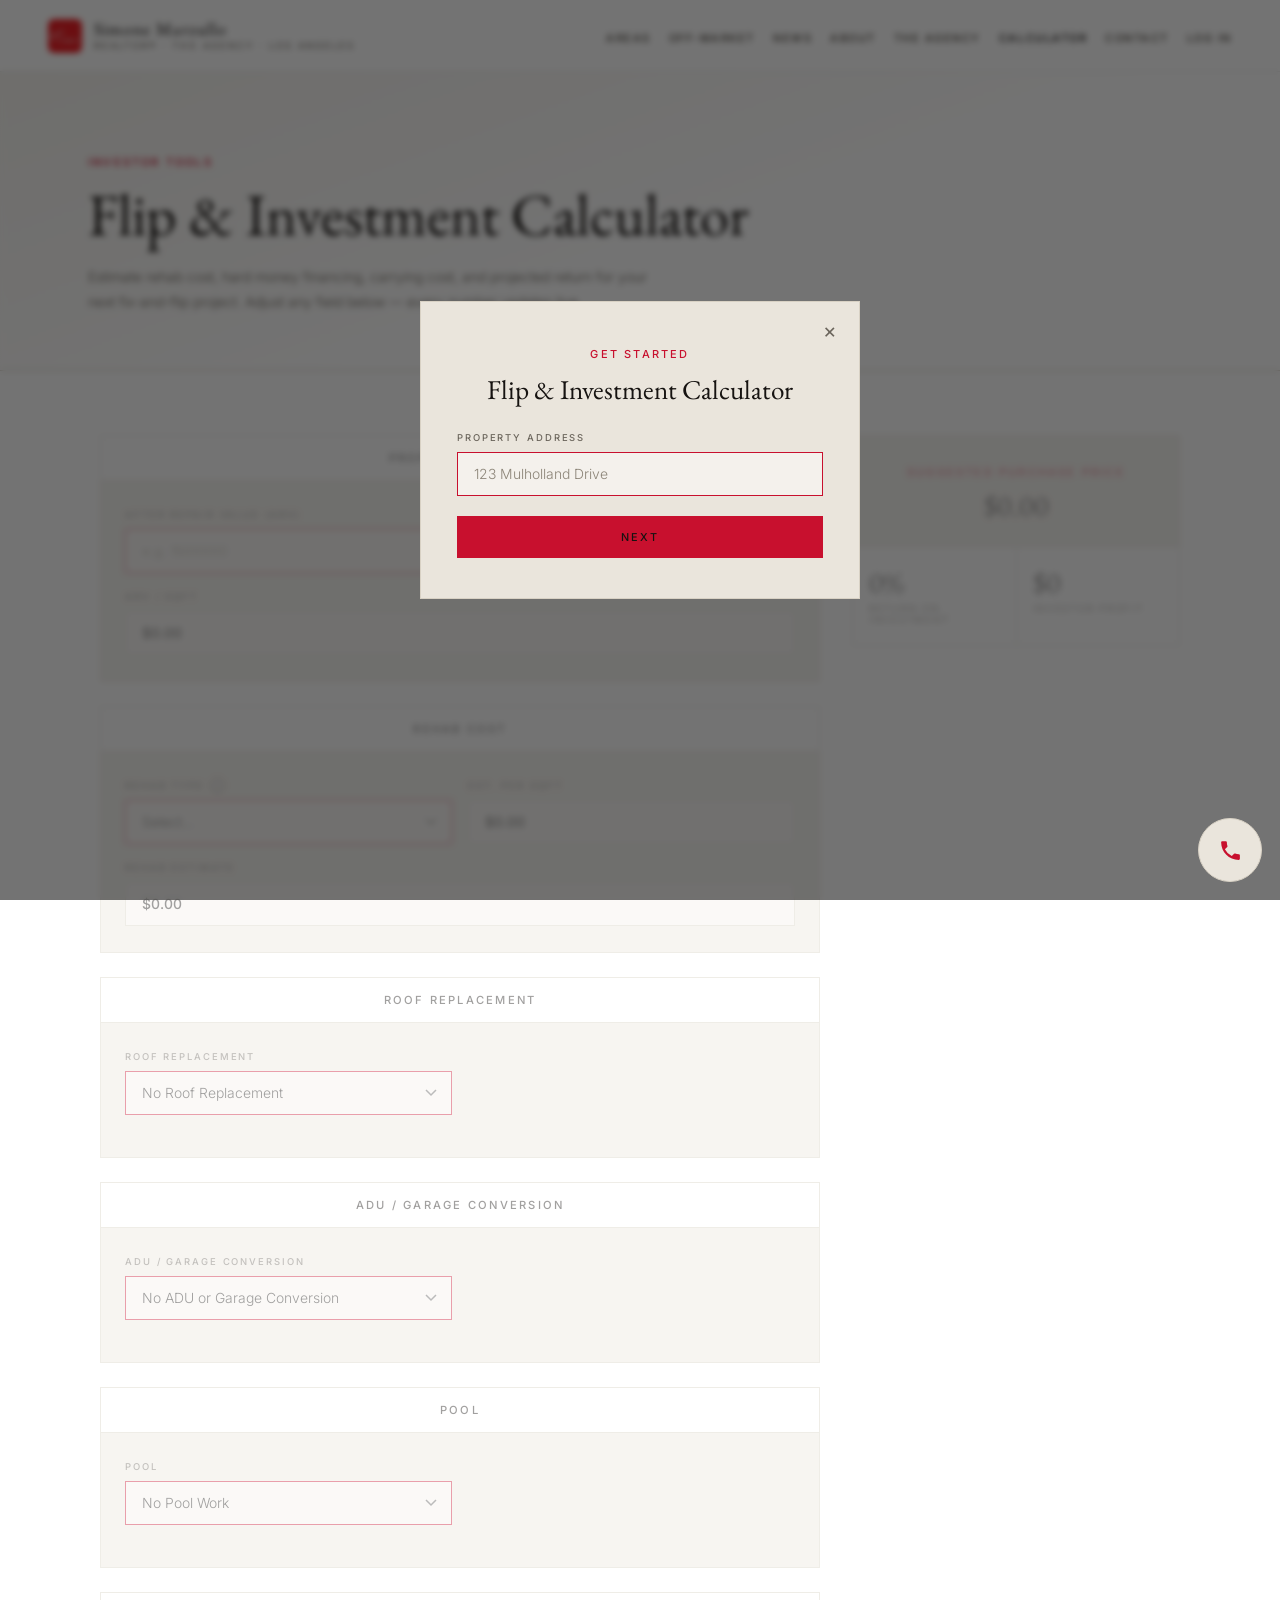
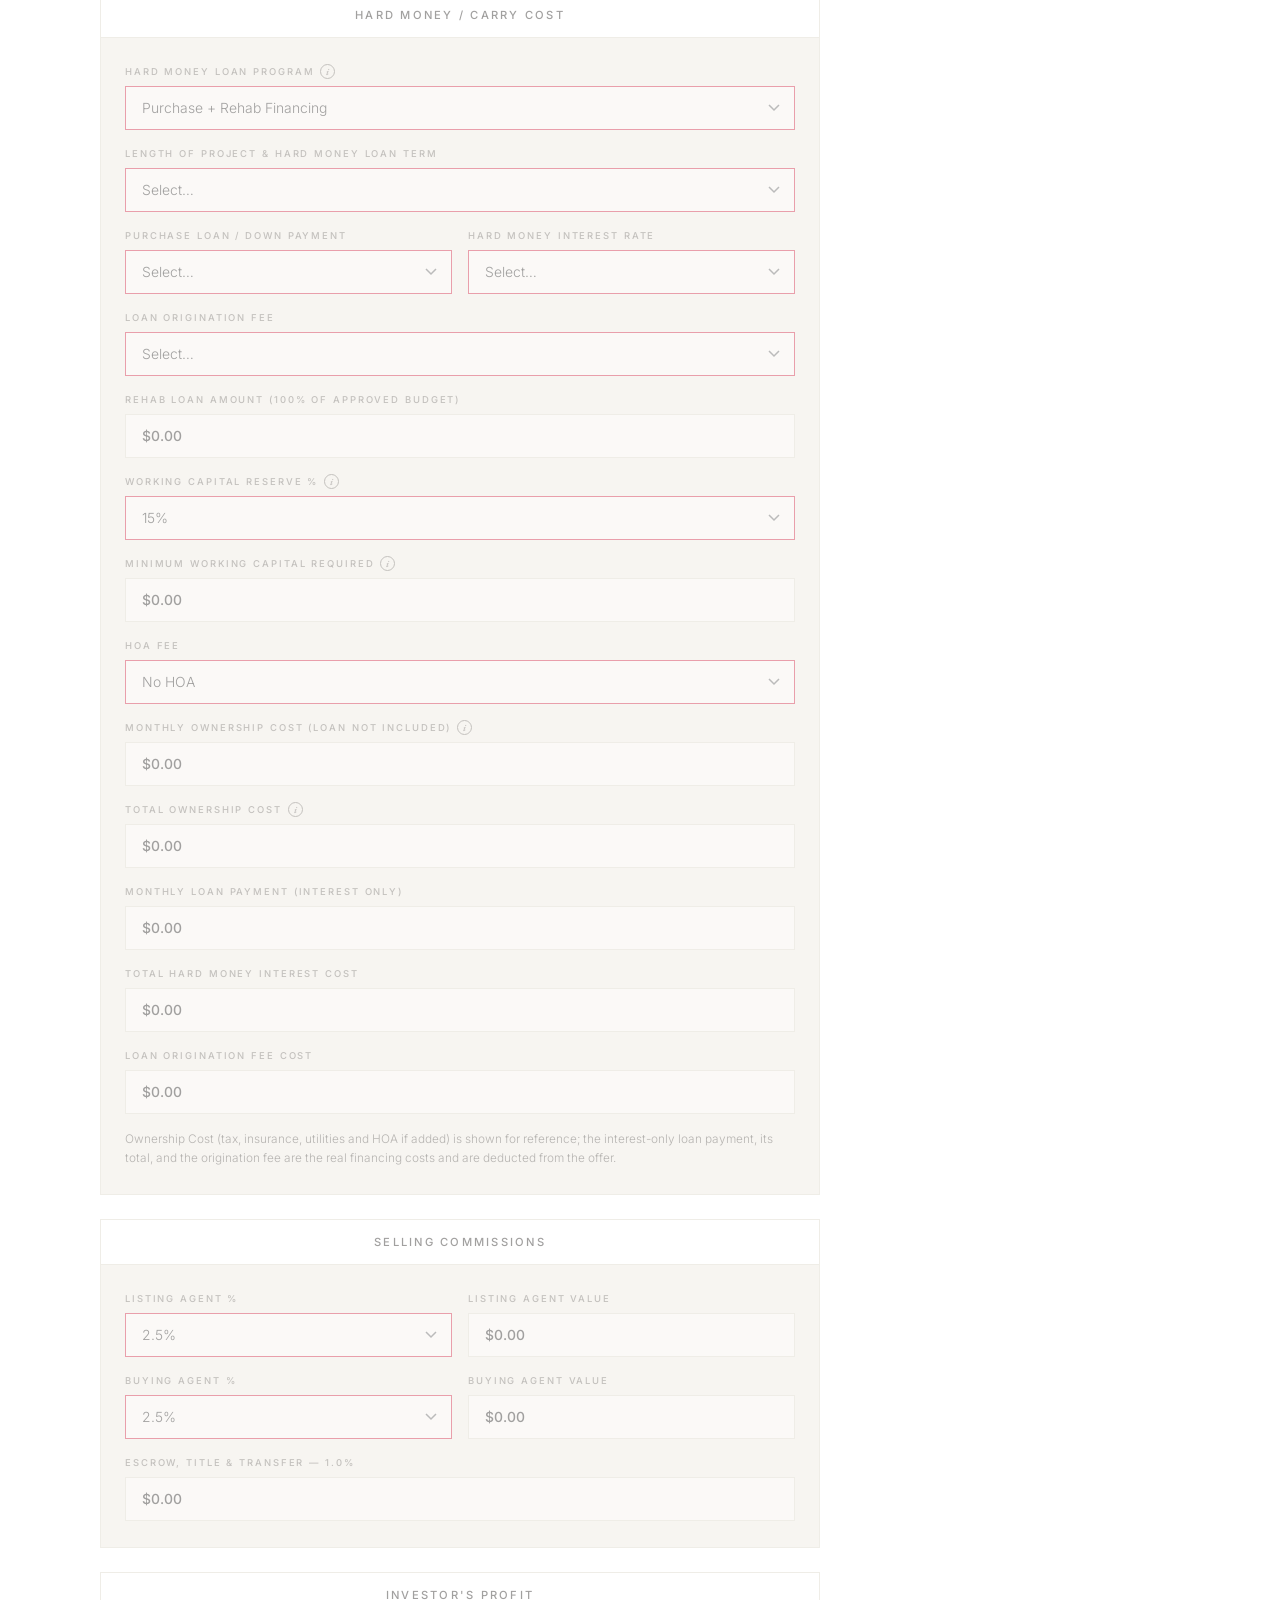
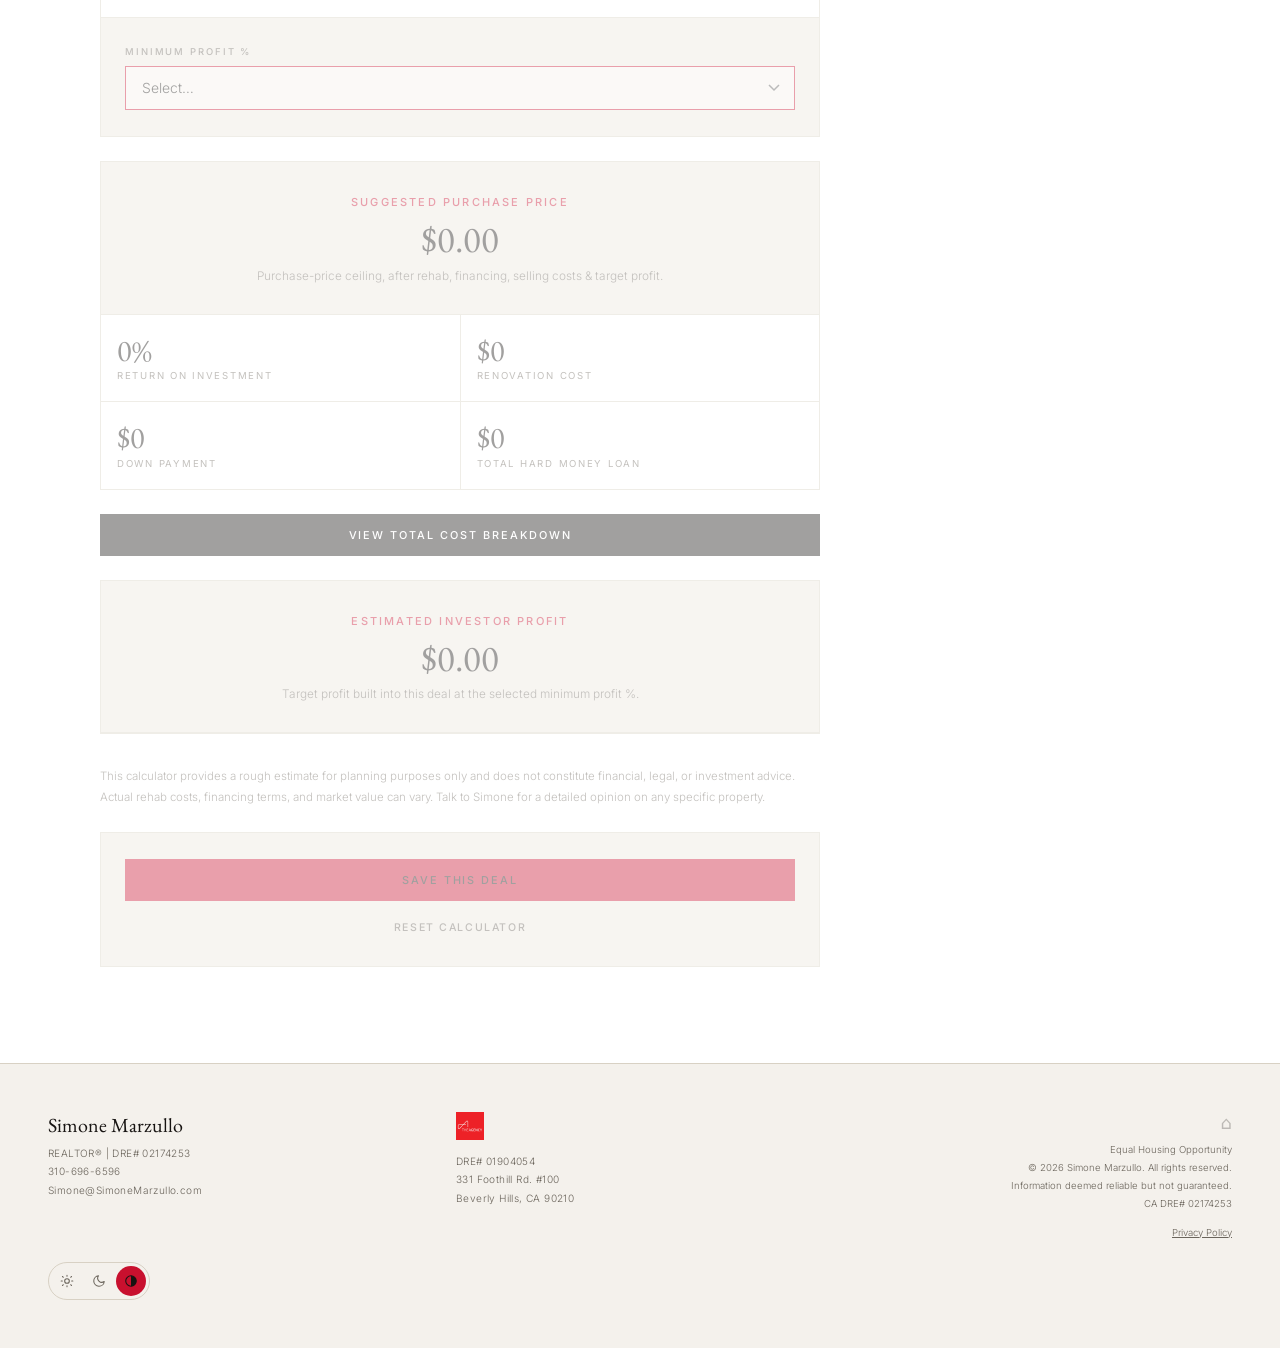
<file: flip-calculator.html>
<!DOCTYPE html>
<html lang="en">
<head>
<script>if ('scrollRestoration' in history) history.scrollRestoration = 'manual';</script>
<script>
// Set the theme before CSS paints so there's no flash of the wrong theme.
// themeChoice is what the visitor picked (dark/light/auto); data-theme is
// the resolved value CSS actually keys off -- when choice is "auto" it
// follows the device/OS's own prefers-color-scheme setting, which on
// iOS/Android/macOS/Windows may itself be tied to sunset-to-sunrise.
(function () {
  var choice = localStorage.getItem('themeChoice') || 'auto';
  var resolved = choice === 'auto' ? (window.matchMedia('(prefers-color-scheme: light)').matches ? 'light' : 'dark') : choice;
  document.documentElement.setAttribute('data-theme', resolved);
  document.documentElement.setAttribute('data-theme-choice', choice);
})();
</script>
<meta charset="UTF-8">
<meta name="viewport" content="width=device-width, initial-scale=1.0, viewport-fit=cover">
<title>Flip &amp; Investment Calculator | Simone Marzullo</title>
<meta name="description" content="Estimate rehab cost, hard money financing, selling costs, and return on investment for your next fix-and-flip project in Los Angeles — built by Simone Marzullo, The Agency.">
<link rel="canonical" href="https://www.marzullore.com/flipcalculator">
<meta property="og:type" content="website">
<meta property="og:site_name" content="Simone Marzullo | The Agency">
<meta property="og:title" content="Flip &amp; Investment Calculator | Simone Marzullo">
<meta property="og:description" content="Estimate rehab cost, hard money financing, and ROI for your next flip project.">
<meta property="og:url" content="https://www.marzullore.com/flipcalculator">
<meta property="og:image" content="https://www.marzullore.com/assets/agency-logo.png">
<meta property="og:image:width" content="447">
<meta property="og:image:height" content="447">
<meta name="twitter:card" content="summary">
<meta name="twitter:image" content="https://www.marzullore.com/assets/agency-logo.png">
<meta name="theme-color" content="#000000">
<meta name="mobile-web-app-capable" content="yes">
<meta name="apple-mobile-web-app-capable" content="yes">
<meta name="apple-mobile-web-app-status-bar-style" content="black-translucent">
<meta name="apple-mobile-web-app-title" content="Simone Marzullo">
<link rel="manifest" href="manifest.json">
<link rel="apple-touch-icon" href="assets/apple-touch-icon.png">
<link rel="icon" type="image/png" sizes="32x32" href="assets/favicon-32.png">
<link rel="preconnect" href="https://fonts.googleapis.com">
<link href="https://fonts.googleapis.com/css2?family=EB+Garamond:ital,wght@0,400;0,500;1,400;1,500&family=Inter:wght@300;400;500&display=swap" rel="stylesheet">
<style>
*,*::before,*::after{box-sizing:border-box;margin:0;padding:0}
:root{
  --black:#000000;--white:#FFFFFF;--red:#C8102E;--red-h:#a50d24;
  --g1:#111111;--g2:#1C1C1C;--g3:#2E2E2E;--g4:#555555;--g5:#888888;--g6:#BBBBBB;--g7:#E5E5E5;
  --serif:'EB Garamond',Georgia,serif;--sans:'Inter',system-ui,sans-serif;
  --nav-bg:rgba(0,0,0,.94);--nav-border:rgba(255,255,255,.06);--nav-mobile-bg:rgba(0,0,0,.98);
  --hero-gradient:linear-gradient(160deg,#0d0d0d 0%,#000 60%);
  color-scheme:dark;
}
:root[data-theme="light"]{
  --black:#FFFFFF;--white:#161311;
  --g1:#F4F1EC;--g2:#EAE5DC;--g3:#D8D1C4;--g4:#8C8578;--g5:#6B655C;--g6:#4A443C;--g7:#211E19;
  --nav-bg:rgba(255,255,255,.94);--nav-border:rgba(0,0,0,.08);--nav-mobile-bg:rgba(255,255,255,.98);
  --hero-gradient:linear-gradient(160deg,#F4F1EC 0%,#FFFFFF 60%);
  color-scheme:light;
}
html{scroll-behavior:smooth;font-size:16px}
body{font-family:var(--sans);background:var(--black);color:var(--white);-webkit-font-smoothing:antialiased;overflow-x:hidden;transition:background .25s ease,color .25s ease}
a{color:inherit;text-decoration:none}
button{cursor:pointer;border:none;background:none;font-family:var(--sans);-webkit-tap-highlight-color:transparent}
input,textarea,select{font-family:var(--sans)}
.label{font-size:.6875rem;letter-spacing:.2em;text-transform:uppercase;font-weight:500;color:var(--g5)}
.label-red{color:var(--red)}
.divider{width:100%;height:1px;background:var(--g3)}
.wrap{max-width:1200px;margin:0 auto;padding:0 48px}
.section{padding:96px 0}

/* NAV (shared with index.html) */
#nav{position:fixed;top:0;left:0;right:0;z-index:200;display:flex;align-items:center;justify-content:space-between;padding:0 48px;height:72px;background:var(--nav-bg);backdrop-filter:blur(16px);border-bottom:1px solid var(--nav-border);transition:background .25s ease,border-color .25s ease}
.nav-brand{display:flex;align-items:center;gap:12px}
.nav-agency-logo{height:34px;width:34px;object-fit:cover;border-radius:6px;flex-shrink:0}
.nav-brand-text{display:flex;flex-direction:column;gap:2px}
.nav-name{font-family:var(--serif);font-size:1.1rem;font-weight:400;letter-spacing:.06em;color:var(--white);line-height:1}
.nav-sub{font-size:.58rem;letter-spacing:.22em;text-transform:uppercase;color:var(--g5)}
.nav-links{display:flex;align-items:center;gap:18px;list-style:none}
.nav-links a{font-size:.68rem;letter-spacing:.14em;text-transform:uppercase;font-weight:500;color:var(--g6);transition:color .2s;background:none;border:none;cursor:pointer}
.nav-links a.active{color:var(--white)}
.nav-cta{display:inline-flex;align-items:center;background:var(--red);color:var(--white);padding:10px 22px;font-size:.65rem;letter-spacing:.18em;text-transform:uppercase;font-weight:500;transition:background .2s}
.nav-toggle{display:none;flex-direction:column;justify-content:center;gap:5px;width:32px;height:32px;padding:0}
.nav-toggle span{display:block;width:22px;height:1.5px;background:var(--white);transition:transform .2s,opacity .2s}
.nav-toggle[aria-expanded="true"] span:nth-child(1){transform:translateY(6.5px) rotate(45deg)}
.nav-toggle[aria-expanded="true"] span:nth-child(2){opacity:0}
.nav-toggle[aria-expanded="true"] span:nth-child(3){transform:translateY(-6.5px) rotate(-45deg)}
.nav-mobile{display:none;position:fixed;top:72px;left:0;right:0;bottom:0;z-index:260;background:var(--nav-mobile-bg);backdrop-filter:blur(16px);flex-direction:column;padding:32px 28px;gap:4px;overflow-y:auto}
@media(max-width:1024px){.nav-mobile.on{display:flex}.nav-links{display:none}.nav-toggle{display:flex}}
/* Hide the Follow Up Boss widget iframe on mobile via our own page CSS
   (not injected into the iframe) so it never paints in the first place --
   eliminates the flash-of-default-styling that a JS-polling approach can't avoid. */
body>iframe{display:none !important}
.nav-mobile a{font-size:.95rem;letter-spacing:.04em;color:var(--g7);font-weight:400;padding:18px 4px;border-bottom:1px solid var(--g3);background:none;border-left:none;border-right:none;border-top:none;text-align:left;width:100%}
.nav-mobile a.nav-cta{background:var(--red);color:var(--white);border-bottom:none;justify-content:center;margin-top:20px;padding:16px 22px}

/* PAGE HEADER */
#calc-hero{padding:150px 0 56px;background:var(--hero-gradient);border-bottom:1px solid var(--g3)}
.calc-hero-head{max-width:680px}
.calc-hero-title{font-family:var(--serif);font-size:clamp(2.4rem,4.6vw,4rem);font-weight:400;color:var(--white);line-height:1.05;margin-top:14px}
.calc-hero-sub{font-size:.88rem;line-height:1.8;color:var(--g5);font-weight:300;margin-top:18px;max-width:560px}

/* STAT TILES (reused visual language) */
.stat-block{background:var(--black);padding:22px 14px}
.stat-val{font-family:var(--serif);font-size:1.9rem;font-weight:400;color:var(--white);line-height:1;margin-bottom:5px}
.stat-lbl{font-size:.6rem;letter-spacing:.18em;text-transform:uppercase;color:var(--g5);font-weight:400}

/* CALCULATOR LAYOUT */
#calc{padding:64px 0 96px}
.calc-grid{display:block;max-width:720px;margin:0 auto}
.calc-form{display:flex;flex-direction:column;gap:24px}
.calc-sticky-summary{display:none}
.calc-sticky-summary-inner{position:sticky;top:96px;display:flex;flex-direction:column;gap:16px}
.calc-sticky-summary .calc-summary-hero{padding:24px 22px}
.calc-sticky-summary .calc-summary-hero-val{font-size:1.9rem}
.calc-progress{display:none;position:fixed;top:72px;left:0;right:0;height:3px;background:var(--g3);z-index:201}
.calc-progress.on{display:block}
.calc-progress-fill{height:100%;width:0%;background:var(--red)}
.calc-mobile-bar{display:none;position:fixed;left:0;right:0;bottom:0;z-index:250;background:var(--nav-mobile-bg);backdrop-filter:blur(16px);border-top:1px solid var(--g3);padding:12px 20px calc(12px + env(safe-area-inset-bottom,0px));align-items:center;justify-content:center;gap:32px;cursor:pointer}
.calc-mobile-bar.on{display:flex}
.calc-mobile-bar-item{display:flex;flex-direction:column;align-items:center;gap:2px}
.calc-mobile-bar-lbl{font-size:.56rem;letter-spacing:.15em;text-transform:uppercase;color:var(--g5);font-weight:500}
.calc-mobile-bar-val{font-family:var(--serif);font-size:1.2rem;color:var(--white);line-height:1}
@media(max-width:1119px){
  body:has(.calc-mobile-bar.on) .mcf{bottom:calc(76px + 18px + env(safe-area-inset-bottom,0px))}
}
@media(min-width:1120px){
  .calc-mobile-bar{display:none !important}
  .calc-grid{display:grid;grid-template-columns:720px 1fr;gap:32px;max-width:1080px}
  .calc-sticky-summary{display:block}
}

.calc-summary{background:var(--g2);border:1px solid var(--g3)}
.calc-summary-hero{padding:28px 26px;text-align:center;border-bottom:1px solid var(--g3)}
.calc-summary-hero-val{font-family:var(--serif);font-size:2.3rem;font-weight:400;color:var(--white);line-height:1.05;margin-top:10px;word-break:break-word}
.calc-summary-hero-note{font-size:.74rem;color:var(--g5);font-weight:300;margin-top:8px;line-height:1.6}
.calc-stat-grid{display:grid;grid-template-columns:1fr 1fr;gap:1px;background:var(--g3)}
.calc-stat-grid .stat-block{padding:20px 16px}

/* FORM SECTION CARDS */
.calc-sec{background:var(--g2);border:1px solid var(--g3)}
.calc-sec-head{background:var(--black);padding:15px 24px;font-size:.7rem;letter-spacing:.2em;text-transform:uppercase;font-weight:500;color:var(--white);text-align:center;border-bottom:1px solid var(--g3)}
.calc-sec-body{padding:26px 24px}
.frow{display:grid;grid-template-columns:1fr 1fr;gap:16px;margin-bottom:16px}
.frow:last-child{margin-bottom:0}
.frow>.field{margin-bottom:0}
.field{display:flex;flex-direction:column;gap:7px;margin-bottom:16px}
.field:last-child{margin-bottom:0}
.field-label{font-size:.59rem;letter-spacing:.2em;text-transform:uppercase;font-weight:500;color:var(--g5);display:flex;align-items:center;gap:6px;min-height:15px}
.fi,.fs{background:var(--g1);border:1px solid var(--red);color:var(--white);padding:13px 16px;font-size:.87rem;font-weight:300;outline:none;transition:border-color .2s;width:100%;-webkit-appearance:none}
.fi:focus,.fs:focus{border-color:var(--white)}
.fi::placeholder{color:var(--g4)}
.fs{appearance:none;background-image:url("data:image/svg+xml,%3Csvg xmlns='http://www.w3.org/2000/svg' width='12' height='8'%3E%3Cpath d='M1 1l5 5 5-5' stroke='%23555' stroke-width='1.5' fill='none'/%3E%3C/svg%3E");background-repeat:no-repeat;background-position:right 14px center;padding-right:38px}
.fs option{background:var(--g1)}
.fo{background:var(--g1);border:1px solid var(--g3);color:var(--white);padding:13px 16px;font-size:.87rem;font-weight:500;width:100%;min-height:44px;display:flex;align-items:center}
.field-hint{font-size:.74rem;color:var(--g6);font-weight:300;margin-top:2px;line-height:1.6}
.calc-note{font-size:.72rem;color:var(--g5);font-weight:300;line-height:1.8;max-width:760px;margin-top:8px}
.btn-sub{background:var(--red);color:var(--white);padding:14px 24px;font-size:.68rem;letter-spacing:.18em;text-transform:uppercase;font-weight:500;border:none;cursor:pointer;transition:background .2s,transform .15s;width:100%}
.btn-sub:disabled{opacity:.55;cursor:default;transform:none!important}
.btn-outline{background:var(--white);color:var(--black);padding:14px 24px;font-size:.68rem;letter-spacing:.18em;text-transform:uppercase;font-weight:500;border:none;cursor:pointer;transition:background .2s;width:100%}
.btn-reset{display:block;margin:14px auto 0;background:none;border:none;color:var(--g5);font-size:.66rem;letter-spacing:.15em;text-transform:uppercase;font-weight:500;cursor:pointer;transition:color .2s;padding:6px}
.consent-note{font-size:.68rem;line-height:1.6;color:var(--g5);font-weight:300;margin-top:14px}
.consent-note a{color:var(--g6);text-decoration:underline;transition:color .2s}
.form-error{margin-top:16px;padding:14px 16px;background:rgba(200,16,46,.08);border:1px solid var(--red);color:var(--g7);font-size:.78rem;line-height:1.6}
.success-msg{display:none;text-align:center;padding:24px 4px}
.s-icon{font-size:1.8rem;margin-bottom:10px}
.s-title{font-family:var(--serif);font-size:1.2rem;color:var(--white);margin-bottom:8px}
.s-sub{font-size:.8rem;color:var(--g5);font-weight:300;line-height:1.6}
.hp-field{position:absolute;left:-9999px;top:-9999px;width:1px;height:1px;opacity:0;overflow:hidden}

/* ADDRESS GATE */
.calc-gate{position:fixed;inset:0;z-index:300;background:rgba(0,0,0,.55);backdrop-filter:blur(3px);display:flex;align-items:center;justify-content:center;padding:24px}
.calc-gate-card{position:relative;background:var(--g2);border:1px solid var(--g3);padding:40px 36px;max-width:440px;width:100%;text-align:center}
.calc-gate-close{position:absolute;top:12px;right:12px;width:34px;height:34px;display:flex;align-items:center;justify-content:center;font-size:1.3rem;line-height:1;color:var(--g5);background:none;border:none;cursor:pointer;transition:color .2s}
.calc-gate-title{font-family:var(--serif);font-size:1.7rem;font-weight:400;color:var(--white);margin-top:12px;line-height:1.15}
.calc-gate .field{text-align:left;margin-top:24px;margin-bottom:20px}
.calc-locked{opacity:.4;pointer-events:none;user-select:none}
.calc-address-banner{font-size:.7rem;letter-spacing:.08em;color:var(--g6);font-weight:300;margin-top:18px}

/* REHAB INFO MODAL */
.info-icon-btn{display:inline-flex;align-items:center;justify-content:center;width:15px;height:15px;flex-shrink:0;border-radius:50%;border:1px solid var(--g5);color:var(--g5);font-size:.6rem;font-family:var(--serif);font-style:italic;font-weight:600;background:none;cursor:pointer;line-height:1;padding:0}
.info-overlay{position:fixed;inset:0;z-index:350;background:rgba(0,0,0,.7);backdrop-filter:blur(4px);display:none;align-items:center;justify-content:center;padding:24px}
.info-overlay.on{display:flex}
.info-modal{position:relative;background:var(--g2);border:1px solid var(--g3);padding:32px 28px;max-width:480px;width:100%;max-height:80vh;overflow-y:auto}
.info-modal-close{position:absolute;top:12px;right:12px;width:34px;height:34px;display:flex;align-items:center;justify-content:center;font-size:1.3rem;line-height:1;color:var(--g5);background:none;border:none;cursor:pointer;transition:color .2s}
.info-modal-title{font-family:var(--serif);font-size:1.25rem;font-weight:400;color:var(--white);margin-bottom:20px;padding-right:20px}
.info-tier{margin-bottom:18px}
.info-tier:last-child{margin-bottom:0}
.info-tier-title{font-size:.72rem;letter-spacing:.08em;text-transform:uppercase;color:var(--red);font-weight:500;margin-bottom:6px}
.info-tier-desc{font-size:.85rem;color:var(--g6);font-weight:300;line-height:1.65}

/* RESPONSIVE */
@media(max-width:1024px){
  .wrap{padding:0 32px}
}
@media(max-width:768px){
  #nav{padding:0 20px}
  .wrap{padding:0 20px}
  #calc-hero{padding:120px 0 40px}
  #calc{padding:40px 0 64px}
  .frow{grid-template-columns:1fr}
  .calc-stat-grid{grid-template-columns:1fr 1fr}
  .fi,.fs{font-size:16px}
  footer{padding:36px 24px}
}

/* FOOTER (shared with index.html) */
footer{background:var(--g1);border-top:1px solid var(--g3);padding:48px}
.footer-inner{max-width:1200px;margin:0 auto;display:grid;grid-template-columns:1fr 1fr 1fr;gap:40px;align-items:start}
.f-name{font-family:var(--serif);font-size:1.25rem;color:var(--white);margin-bottom:6px;font-weight:400}
.f-line{font-size:.63rem;color:var(--g5);font-weight:300;line-height:1.85;letter-spacing:.04em}
.f-agency-name{font-family:var(--serif);font-size:.95rem;color:var(--g7);margin-bottom:8px;font-weight:400}
.f-legal{text-align:right}
.f-eq{font-size:1.1rem;opacity:.25;margin-bottom:8px}
.f-copy{font-size:.6rem;color:var(--g5);font-weight:300;line-height:1.9}
@media(max-width:1024px){.footer-inner{grid-template-columns:1fr}.f-legal{text-align:left}}
.theme-toggle-row{max-width:1200px;margin:20px auto 0}
.theme-picker{display:inline-flex;gap:2px;border:1px solid var(--g3);border-radius:999px;padding:3px}
.theme-opt{width:30px;height:30px;border-radius:50%;display:flex;align-items:center;justify-content:center;color:var(--g5);transition:background .2s,color .2s}
.theme-opt svg{width:14px;height:14px}
.theme-opt.active{background:var(--red);color:var(--white)}
/* Second theme picker, inside the mobile hamburger menu itself so it's
   reachable without closing the menu and scrolling to the footer. */
.nav-mobile-theme-row{position:absolute;left:28px;bottom:28px}

/* Hover-only effects -- gated so touch devices (which fire :hover on
   tap and never clear it) don't get a permanently "stuck" highlighted
   state after tapping/scrolling past an element. */
@media(hover:hover){
.nav-links a:hover{color:var(--white)}
.nav-cta:hover{background:var(--red-h)}
.nav-mobile a.nav-cta:hover{background:var(--red-h)}
.btn-sub:hover{background:var(--red-h)}
.btn-outline:hover{background:var(--g7)}
.btn-reset:hover{color:var(--white)}
.consent-note a:hover{color:var(--white)}
.calc-gate-close:hover{color:var(--white)}
.info-icon-btn:hover{border-color:var(--white);color:var(--white)}
.info-modal-close:hover{color:var(--white)}
.theme-opt:not(.active):hover{color:var(--white)}
}
</style>
</head>
<body>

<!-- NAV -->
<nav id="nav">
  <a href="index.html" class="nav-brand" aria-label="Go to homepage">
    <img src="assets/agency-logo.png" alt="The Agency" class="nav-agency-logo" onerror="this.style.display='none'">
    <div class="nav-brand-text">
      <span class="nav-name">Simone Marzullo</span>
      <span class="nav-sub">REALTOR® · The Agency · Los Angeles</span>
    </div>
  </a>
  <ul class="nav-links">
    <li><a href="/areas">Areas</a></li>
    <li><a href="/off-market">Off-Market</a></li>
    <li><a href="/news">News</a></li>
    <li><a href="/about">About</a></li>
    <li><a href="/#the-agency">The Agency</a></li>
    <li><a href="flip-calculator.html" class="active">Calculator</a></li>
    <li><a href="/contact">Contact</a></li>
    <li><a href="/clientaccess">Log In</a></li>
  </ul>
  <button type="button" class="nav-toggle" aria-expanded="false" aria-label="Menu" onclick="toggleMobileNav()">
    <span></span><span></span><span></span>
  </button>
</nav>

<div class="nav-mobile" id="nav-mobile">
  <a href="/areas">Areas</a>
  <a href="/off-market">Off-Market</a>
  <a href="/news">News</a>
  <a href="/about">About</a>
  <a href="/#the-agency">The Agency</a>
  <a href="flip-calculator.html">Calculator</a>
  <a href="/contact">Contact</a>
  <a href="/clientaccess">Log In</a>
  <a href="/home" class="nav-cta">Get Started</a>
  <div class="nav-mobile-theme-row">
    <div class="theme-picker" role="group" aria-label="Theme">
      <button type="button" class="theme-opt" data-theme-choice="light" onclick="setThemeChoice('light')" aria-label="Light theme">
        <svg viewBox="0 0 24 24" fill="none" stroke="currentColor" stroke-width="1.8" stroke-linecap="round" stroke-linejoin="round"><circle cx="12" cy="12" r="4"></circle><path d="M12 2v2M12 20v2M4.22 4.22l1.42 1.42M18.36 18.36l1.42 1.42M2 12h2M20 12h2M4.22 19.78l1.42-1.42M18.36 5.64l1.42-1.42"></path></svg>
      </button>
      <button type="button" class="theme-opt" data-theme-choice="dark" onclick="setThemeChoice('dark')" aria-label="Dark theme">
        <svg viewBox="0 0 24 24" fill="none" stroke="currentColor" stroke-width="1.8" stroke-linecap="round" stroke-linejoin="round"><path d="M21 12.79A9 9 0 1 1 11.21 3 7 7 0 0 0 21 12.79z"></path></svg>
      </button>
      <button type="button" class="theme-opt" data-theme-choice="auto" onclick="setThemeChoice('auto')" aria-label="Match device setting">
        <svg viewBox="0 0 24 24" fill="none" stroke="currentColor" stroke-width="1.8"><circle cx="12" cy="12" r="9"></circle><path d="M12 3a9 9 0 010 18z" fill="currentColor" stroke="none"></path></svg>
      </button>
    </div>
  </div>
</div>

<!-- ADDRESS GATE -->
<div class="calc-gate" id="calc-gate">
  <div class="calc-gate-card">
    <button type="button" class="calc-gate-close" aria-label="Close and go back" onclick="closeGateGoBack()">×</button>
    <span class="label label-red">Get Started</span>
    <h2 class="calc-gate-title">Flip &amp; Investment Calculator</h2>
    <input type="text" class="hp-field" id="flip_gate_hp" tabindex="-1" autocomplete="off" aria-hidden="true">
    <div class="field"><span class="field-label">Property Address</span><input class="fi" id="c_gate_address" required type="text" placeholder="123 Mulholland Drive" autocomplete="address-line1"></div>
    <button type="button" class="btn-sub" id="calc-gate-btn" onclick="unlockCalculator(this)">Next</button>
  </div>
</div>

<!-- REHAB INFO MODAL -->
<div class="info-overlay" id="rehab-info-overlay" onclick="if(event.target===this) toggleRehabInfo()">
  <div class="info-modal">
    <button type="button" class="info-modal-close" aria-label="Close" onclick="toggleRehabInfo()">×</button>
    <h3 class="info-modal-title">About These Estimates</h3>
    <div class="info-tier">
      <div class="info-tier-title">Light — $40/sqft</div>
      <div class="info-tier-desc">Paint, flooring, fixtures, basic landscaping, hardware, appliance replacement and minor repairs.</div>
    </div>
    <div class="info-tier">
      <div class="info-tier-title">Medium — $90/sqft</div>
      <div class="info-tier-desc">Investor-grade kitchen and bathrooms, flooring, paint, fixtures, appliances, limited windows and minor electrical or plumbing work.</div>
    </div>
    <div class="info-tier">
      <div class="info-tier-title">Heavy — $150/sqft</div>
      <div class="info-tier-desc">Complete kitchen and bathrooms, windows, HVAC, electrical and plumbing upgrades, drywall, substantial repairs and limited layout changes.</div>
    </div>
    <div class="info-tier">
      <div class="info-tier-title">Full Gut — $225/sqft</div>
      <div class="info-tier-desc">Studs-out interior renovation, new plumbing, electrical, HVAC, insulation, drywall, windows, kitchen, bathrooms and permitted layout changes.</div>
    </div>
  </div>
</div>

<!-- HOLDING COST INFO MODAL -->
<div class="info-overlay" id="holding-cost-info-overlay" onclick="if(event.target===this) toggleHoldingCostInfo()">
  <div class="info-modal">
    <button type="button" class="info-modal-close" aria-label="Close" onclick="toggleHoldingCostInfo()">×</button>
    <h3 class="info-modal-title">What's Included in Ownership Cost</h3>
    <div class="info-tier">
      <div class="info-tier-title">Estimated Property Taxes — 1.25%</div>
      <div class="info-tier-desc">Based on the Los Angeles County effective property tax rate.</div>
    </div>
    <div class="info-tier">
      <div class="info-tier-title">Home Insurance</div>
      <div class="info-tier-desc">Hazard / builder's risk coverage for a vacant property under renovation.</div>
    </div>
    <div class="info-tier">
      <div class="info-tier-title">Utilities</div>
      <div class="info-tier-desc">Electric, water, gas and trash service kept active during the rehab.</div>
    </div>
    <div class="info-tier">
      <div class="info-tier-title">HOA Fee (If Added)</div>
      <div class="info-tier-desc">Included only if you select "Add HOA Fee" above and enter a monthly amount. Defaults to No HOA.</div>
    </div>
    <div class="info-tier">
      <div class="info-tier-title">Financing Not Included</div>
      <div class="info-tier-desc">Hard Money Interest Cost is a real financing cost shown as its own line item below — it isn't part of this estimate.</div>
    </div>
  </div>
</div>

<!-- WORKING CAPITAL INFO MODAL -->
<div class="info-overlay" id="working-capital-info-overlay" onclick="if(event.target===this) toggleWorkingCapitalInfo()">
  <div class="info-modal">
    <button type="button" class="info-modal-close" aria-label="Close" onclick="toggleWorkingCapitalInfo()">×</button>
    <h3 class="info-modal-title">What Is Minimum Working Capital?</h3>
    <div class="info-tier">
      <div class="info-tier-title">Draws Are Reimbursements</div>
      <div class="info-tier-desc">Under Purchase + Rehab Financing, the lender releases rehab funds through construction draws as work is completed and inspected — not upfront.</div>
    </div>
    <div class="info-tier">
      <div class="info-tier-title">You Front the First Phase</div>
      <div class="info-tier-desc">Contractors are typically paid before a draw is reimbursed, so you need cash on hand to cover that gap.</div>
    </div>
    <div class="info-tier">
      <div class="info-tier-title">This Estimate</div>
      <div class="info-tier-desc">A reserve equal to your selected % of the approved rehab budget, as a starting-point estimate of that gap.</div>
    </div>
  </div>
</div>

<!-- WORKING CAPITAL RESERVE % INFO MODAL -->
<div class="info-overlay" id="working-capital-pct-info-overlay" onclick="if(event.target===this) toggleWorkingCapitalPctInfo()">
  <div class="info-modal">
    <button type="button" class="info-modal-close" aria-label="Close" onclick="toggleWorkingCapitalPctInfo()">×</button>
    <h3 class="info-modal-title">What Is Working Capital Reserve %?</h3>
    <div class="info-tier">
      <div class="info-tier-title">An Adjustable Estimate</div>
      <div class="info-tier-desc">The share of your approved rehab budget you'd need on hand to front the first construction phase before the lender reimburses you through a draw.</div>
    </div>
    <div class="info-tier">
      <div class="info-tier-title">Doesn't Change the Deal</div>
      <div class="info-tier-desc">This percentage only affects the Return on Investment % shown below. It has no effect on Suggested Purchase Price, Estimated Investor Profit, Total Cost Breakdown, or any loan amount on this page.</div>
    </div>
    <div class="info-tier">
      <div class="info-tier-title">Choose What Fits Your Lender</div>
      <div class="info-tier-desc">10–20% covers most single-phase draw schedules — adjust based on your lender's actual draw structure.</div>
    </div>
  </div>
</div>

<!-- LOAN PROGRAM INFO MODAL -->
<div class="info-overlay" id="loan-program-info-overlay" onclick="if(event.target===this) toggleLoanProgramInfo()">
  <div class="info-modal">
    <button type="button" class="info-modal-close" aria-label="Close" onclick="toggleLoanProgramInfo()">×</button>
    <h3 class="info-modal-title">Hard Money Loan Programs</h3>
    <div class="info-tier">
      <div class="info-tier-title">Purchase Only</div>
      <div class="info-tier-desc">The hard money loan finances only the purchase of the property. All renovation costs are paid by the borrower and are included in the required cash investment.</div>
    </div>
    <div class="info-tier">
      <div class="info-tier-title">Purchase + Rehab Financing</div>
      <div class="info-tier-desc">The hard money loan finances the purchase and the approved renovation budget. Renovation funds are released through construction draws as work is completed. The borrower may still need temporary working capital until draw reimbursements are received.</div>
    </div>
  </div>
</div>

<!-- SCROLL PROGRESS INDICATOR -->
<div class="calc-progress" id="calc-progress"><div class="calc-progress-fill" id="calc-progress-fill"></div></div>

<!-- MOBILE STICKY RESULTS BAR -->
<div class="calc-mobile-bar" id="calc-mobile-bar" onclick="document.querySelector('.calc-summary').scrollIntoView({behavior:'smooth', block:'start'})">
  <div class="calc-mobile-bar-item">
    <span class="calc-mobile-bar-lbl">Purchase Price</span>
    <span class="calc-mobile-bar-val" id="o_mobilebar_buyerinv">$0.00</span>
  </div>
  <div class="calc-mobile-bar-item">
    <span class="calc-mobile-bar-lbl">ROI</span>
    <span class="calc-mobile-bar-val" id="o_mobilebar_roi">0%</span>
  </div>
  <div class="calc-mobile-bar-item">
    <span class="calc-mobile-bar-lbl">Estimated Profit</span>
    <span class="calc-mobile-bar-val" id="o_mobilebar_profit">$0.00</span>
  </div>
</div>

<!-- PAGE HEADER -->
<section id="calc-hero">
  <div class="wrap">
    <div class="calc-hero-head">
      <span class="label label-red">Investor Tools</span>
      <h1 class="calc-hero-title">Flip &amp; Investment Calculator</h1>
      <p class="calc-hero-sub">Estimate rehab cost, hard money financing, carrying cost, and projected return for your next fix-and-flip project. Adjust any field below — every number updates live.</p>
      <p class="calc-address-banner" id="calc-address-banner" style="display:none"></p>
    </div>
  </div>
</section>

<!-- CALCULATOR -->
<section id="calc">
  <div class="wrap">
    <div class="calc-grid calc-locked" id="calc-grid">

      <!-- INPUT FORM -->
      <div class="calc-form">

        <div class="calc-sec">
          <div class="calc-sec-head">Property Details</div>
          <div class="calc-sec-body">
            <div class="frow">
              <div class="field"><span class="field-label">After Repair Value (ARV)</span><input class="fi" id="c_arv" type="number" min="0" step="1000" placeholder="e.g. 1500000"></div>
              <div class="field"><span class="field-label">Square Footage</span><input class="fi" id="c_sqft" type="number" min="1" step="1" placeholder="e.g. 2000"></div>
            </div>
            <div class="field"><span class="field-label">ARV / SQFT</span><div class="fo" id="o_arvsqft">$0.00</div></div>
          </div>
        </div>

        <div class="calc-sec">
          <div class="calc-sec-head">Rehab Cost</div>
          <div class="calc-sec-body">
            <div class="frow">
              <div class="field"><span class="field-label">Rehab Type <button type="button" class="info-icon-btn" onclick="toggleRehabInfo()" aria-label="About these estimates">i</button></span>
                <select class="fs" id="c_rehabtype">
                  <option value="" selected>Select…</option>
                  <option value="40">Light — $40/sqft</option>
                  <option value="90">Medium — $90/sqft</option>
                  <option value="150">Heavy — $150/sqft</option>
                  <option value="225">Full Gut — $225/sqft</option>
                  <option value="custom">Custom ($/sqft)</option>
                </select>
              </div>
              <div class="field">
                <span class="field-label">Est. per SQFT</span>
                <div class="fo" id="o_persqft">$0.00</div>
                <input class="fi" id="c_rehab_custom" type="number" min="0" step="1" placeholder="e.g. 100" style="display:none">
              </div>
            </div>
            <div class="field"><span class="field-label">Rehab Estimate</span><div class="fo" id="o_rehabest">$0.00</div></div>
          </div>
        </div>

        <div class="calc-sec">
          <div class="calc-sec-head">Roof Replacement</div>
          <div class="calc-sec-body">
            <div class="frow">
              <div class="field"><span class="field-label">Roof Replacement</span>
                <select class="fs" id="c_rooftype">
                  <option value="0" selected>No Roof Replacement</option>
                  <option value="10">Asphalt Shingle Roof — $10/sqft</option>
                  <option value="12">Flat / Low-Slope Roof — $12/sqft</option>
                  <option value="13">Spanish Tile — Lift &amp; Relay — $13/sqft</option>
                  <option value="14">New Concrete Spanish Tile — $14/sqft</option>
                  <option value="18">New Clay / Terracotta Tile — $18/sqft</option>
                  <option value="manual">Historic / Custom Clay Tile — Manual Estimate</option>
                  <option value="custom">Custom ($/sqft)</option>
                </select>
              </div>
              <div class="field" id="roof-rate-field" style="display:none">
                <span class="field-label">Rate per SQFT</span>
                <div class="fo" id="o_roofrate">$0.00</div>
                <input class="fi" id="c_roof_custom" type="number" min="0" step="1" placeholder="e.g. 15" style="display:none">
              </div>
            </div>
            <div class="field" id="roof-est-field" style="display:none"><span class="field-label">Roof Estimate</span><div class="fo" id="o_roofest">$0.00</div></div>
          </div>
        </div>

        <div class="calc-sec">
          <div class="calc-sec-head">ADU / Garage Conversion</div>
          <div class="calc-sec-body">
            <div class="frow">
              <div class="field"><span class="field-label">ADU / Garage Conversion</span>
                <select class="fs" id="c_adutype">
                  <option value="0" selected>No ADU or Garage Conversion</option>
                  <option value="100000">Basic Garage Conversion (~350–450 sq. ft.)</option>
                  <option value="175000">Permitted Garage-to-ADU Conversion (~350–500 sq. ft.)</option>
                  <option value="250000">Small Detached ADU (~400–600 sq. ft.)</option>
                  <option value="325000">Standard Detached ADU (~600–800 sq. ft.)</option>
                  <option value="450000">Large / High-End Detached ADU (~800–1,200 sq. ft.)</option>
                  <option value="custom">Custom ($)</option>
                </select>
              </div>
              <div class="field" id="adu-custom-field" style="display:none">
                <span class="field-label">Custom Amount ($)</span>
                <input class="fi" id="c_adu_custom" type="number" min="0" step="1000" placeholder="e.g. 150000">
              </div>
            </div>
            <div class="field" id="adu-est-field" style="display:none"><span class="field-label">ADU Estimate</span><div class="fo" id="o_aduest">$0.00</div></div>
          </div>
        </div>

        <div class="calc-sec">
          <div class="calc-sec-head">Pool</div>
          <div class="calc-sec-body">
            <div class="frow">
              <div class="field"><span class="field-label">Pool</span>
                <select class="fs" id="c_pooltype">
                  <optgroup label="Pool Rehab">
                    <option value="0" selected>No Pool Work</option>
                    <option value="30000">Small Pool Rehab (~250–400 sq. ft.)</option>
                    <option value="45000">Average Pool Rehab (~400–600 sq. ft.)</option>
                    <option value="70000">Large Pool Rehab (~600–900 sq. ft.)</option>
                    <option value="125000">Major or Structural Pool Renovation</option>
                  </optgroup>
                  <optgroup label="New Pool Installation">
                    <option value="0">No Pool Installation</option>
                    <option value="95000">Small Pool (~250–400 sq. ft.)</option>
                    <option value="135000">Average Pool (~400–600 sq. ft.)</option>
                    <option value="185000">Large Pool (~600–900 sq. ft.)</option>
                    <option value="250000">Luxury Custom Pool with Spa</option>
                  </optgroup>
                  <option value="custom">Custom ($)</option>
                </select>
              </div>
              <div class="field" id="pool-custom-field" style="display:none">
                <span class="field-label">Custom Amount ($)</span>
                <input class="fi" id="c_pool_custom" type="number" min="0" step="1000" placeholder="e.g. 80000">
              </div>
            </div>
            <div class="field" id="pool-est-field" style="display:none"><span class="field-label">Pool Estimate</span><div class="fo" id="o_poolest">$0.00</div></div>
          </div>
        </div>

        <div class="calc-sec">
          <div class="calc-sec-head">Hard Money / Carry Cost</div>
          <div class="calc-sec-body">
            <div class="field"><span class="field-label">Hard Money Loan Program <button type="button" class="info-icon-btn" onclick="toggleLoanProgramInfo()" aria-label="About hard money loan programs">i</button></span>
              <select class="fs" id="c_loanprogram">
                <option value="purchase">Purchase Only</option>
                <option value="purchase_rehab" selected>Purchase + Rehab Financing</option>
              </select>
            </div>
            <div class="field"><span class="field-label">Length of Project &amp; Hard Money Loan Term</span>
              <select class="fs" id="c_length">
                <option value="" selected>Select…</option>
                <option value="1">1 Month</option>
                <option value="3">3 Months</option>
                <option value="6">6 Months</option>
                <option value="12">12 Months</option>
                <option value="other">Enter Number of Months</option>
              </select>
            </div>
            <div class="field" id="length-other-field" style="display:none">
              <span class="field-label">Number of Months</span>
              <input class="fi" id="c_length_other" type="number" min="0" step="1" placeholder="e.g. 9">
            </div>
            <div class="frow">
              <div class="field"><span class="field-label">Purchase Loan / Down Payment</span>
                <select class="fs" id="c_loanratio">
                  <option value="" selected>Select…</option>
                  <option value="0">All Cash / No Loan — 0%</option>
                  <option value="70">70% Loan / 30% Down Payment</option>
                  <option value="75">75% Loan / 25% Down Payment</option>
                  <option value="80">80% Loan / 20% Down Payment</option>
                  <option value="85">85% Loan / 15% Down Payment</option>
                  <option value="90">90% Loan / 10% Down Payment</option>
                </select>
              </div>
              <div class="field"><span class="field-label">Hard Money Interest Rate</span>
                <select class="fs" id="c_hmrate">
                  <option value="" selected>Select…</option>
                  <option value="8">8% — Deal</option>
                  <option value="9">9% — Strong Borrower</option>
                  <option value="10">10% — Average</option>
                  <option value="11">11% — Conservative Underwriting</option>
                  <option value="12">12% — Higher-Risk Deal</option>
                </select>
                <div class="fo" id="o_hmrate_allcash" style="display:none">0% (All Cash)</div>
              </div>
            </div>
            <div class="field"><span class="field-label">Loan Origination Fee</span>
              <select class="fs" id="c_originationfee">
                <option value="" selected>Select…</option>
                <option value="0.5">0.5% — Very Low</option>
                <option value="1">1% — Low</option>
                <option value="2">2% — Average</option>
                <option value="3">3% — High</option>
              </select>
              <div class="fo" id="o_originationfee_allcash" style="display:none">$0 (All Cash)</div>
            </div>
            <div class="field" id="rehab-loan-field" style="display:none"><span class="field-label">Rehab Loan Amount (100% of Approved Budget)</span><div class="fo" id="o_rehabloan">$0.00</div></div>
            <div class="field" id="working-capital-pct-field" style="display:none">
              <span class="field-label">Working Capital Reserve % <button type="button" class="info-icon-btn" onclick="toggleWorkingCapitalPctInfo()" aria-label="What is working capital reserve">i</button></span>
              <select class="fs" id="c_workingcapitalpct">
                <option value="10">10%</option>
                <option value="15" selected>15%</option>
                <option value="20">20%</option>
              </select>
            </div>
            <div class="field" id="working-capital-field" style="display:none"><span class="field-label">Minimum Working Capital Required <button type="button" class="info-icon-btn" onclick="toggleWorkingCapitalInfo()" aria-label="What is minimum working capital required">i</button></span><div class="fo" id="o_workingcapital">$0.00</div></div>
            <div class="field"><span class="field-label">HOA Fee</span>
              <select class="fs" id="c_hoa">
                <option value="0" selected>No HOA</option>
                <option value="custom">Add HOA Fee ($/month)</option>
              </select>
            </div>
            <div class="field" id="hoa-custom-field" style="display:none">
              <span class="field-label">Monthly HOA Fee ($)</span>
              <input class="fi" id="c_hoa_custom" type="number" min="0" step="10" placeholder="e.g. 350">
            </div>
            <div class="field"><span class="field-label">Monthly Ownership Cost (Loan Not Included) <button type="button" class="info-icon-btn" onclick="toggleHoldingCostInfo()" aria-label="What's included in monthly ownership cost">i</button></span><div class="fo" id="o_cashcarry">$0.00</div></div>
            <div class="field"><span class="field-label">Total Ownership Cost <button type="button" class="info-icon-btn" onclick="toggleHoldingCostInfo()" aria-label="What's included in total ownership cost">i</button></span><div class="fo" id="o_totalholdingcost">$0.00</div></div>
            <div class="field"><span class="field-label">Monthly Loan Payment (Interest Only)</span><div class="fo" id="o_monthlyloanpayment">$0.00</div></div>
            <div class="field"><span class="field-label">Total Hard Money Interest Cost</span><div class="fo" id="o_hmcarry">$0.00</div></div>
            <div class="field"><span class="field-label">Loan Origination Fee Cost</span><div class="fo" id="o_originationfeecost">$0.00</div></div>
            <p class="field-hint">Ownership Cost (tax, insurance, utilities and HOA if added) is shown for reference; the interest-only loan payment, its total, and the origination fee are the real financing costs and are deducted from the offer.</p>
          </div>
        </div>

        <div class="calc-sec">
          <div class="calc-sec-head">Selling Commissions</div>
          <div class="calc-sec-body">
            <div class="frow">
              <div class="field"><span class="field-label">Listing Agent %</span>
                <select class="fs" id="c_sellpct">
                  <option value="2">2%</option>
                  <option value="2.5" selected>2.5%</option>
                  <option value="3">3%</option>
                </select>
              </div>
              <div class="field"><span class="field-label">Listing Agent Value</span><div class="fo" id="o_sellval">$0.00</div></div>
            </div>
            <div class="frow">
              <div class="field"><span class="field-label">Buying Agent %</span>
                <select class="fs" id="c_buypct">
                  <option value="2">2%</option>
                  <option value="2.5" selected>2.5%</option>
                  <option value="3">3%</option>
                </select>
              </div>
              <div class="field"><span class="field-label">Buying Agent Value</span><div class="fo" id="o_buyval">$0.00</div></div>
            </div>
            <div class="field"><span class="field-label">Escrow, Title &amp; Transfer — 1.0%</span><div class="fo" id="o_esctval">$0.00</div></div>
          </div>
        </div>

        <div class="calc-sec">
          <div class="calc-sec-head">Investor's Profit</div>
          <div class="calc-sec-body">
            <div class="field"><span class="field-label">Minimum Profit %</span>
              <select class="fs" id="c_profitpct">
                <option value="" selected>Select…</option>
                <option value="8">8%</option>
                <option value="10">10%</option>
                <option value="12">12%</option>
                <option value="15">15%</option>
                <option value="18">18%</option>
                <option value="20">20%</option>
                <option value="25">25%</option>
              </select>
            </div>
          </div>
        </div>

        <!-- SUMMARY -->
        <div class="calc-summary">
          <div class="calc-summary-hero">
            <span class="label label-red">Suggested Purchase Price</span>
            <div class="calc-summary-hero-val" id="o_buyerinv">$0.00</div>
            <div class="calc-summary-hero-note">Purchase-price ceiling, after rehab, financing, selling costs &amp; target profit.</div>
          </div>
          <div class="calc-stat-grid">
            <div class="stat-block"><div class="stat-val" id="o_roi">0%</div><div class="stat-lbl">Return on Investment</div></div>
            <div class="stat-block"><div class="stat-val" id="o_renocost">$0</div><div class="stat-lbl">Renovation Cost</div></div>
            <div class="stat-block"><div class="stat-val" id="o_dp">$0</div><div class="stat-lbl">Down Payment</div></div>
            <div class="stat-block"><div class="stat-val" id="o_hmloan">$0</div><div class="stat-lbl">Total Hard Money Loan</div></div>
          </div>
        </div>

        <button type="button" class="btn-outline" id="total-cost-breakdown-toggle-btn" onclick="toggleTotalCostBreakdown()">View Total Cost Breakdown</button>

        <div class="calc-sec" id="total-cost-breakdown-sec" style="display:none">
          <div class="calc-sec-head">Total Cost Breakdown</div>
          <div class="calc-sec-body">
            <div class="field"><span class="field-label">Purchase Price</span><div class="fo" id="o_bd_purchase">$0.00</div></div>
            <div class="field"><span class="field-label">Renovation Cost</span><div class="fo" id="o_bd_reno">$0.00</div></div>
            <div class="field"><span class="field-label">Hard Money Carry Cost</span><div class="fo" id="o_bd_carry">$0.00</div></div>
            <div class="field"><span class="field-label">Loan Origination Fee</span><div class="fo" id="o_bd_originationfee">$0.00</div></div>
            <div class="field"><span class="field-label">Listing Agent Commission</span><div class="fo" id="o_bd_sell">$0.00</div></div>
            <div class="field"><span class="field-label">Buying Agent Commission</span><div class="fo" id="o_bd_buy">$0.00</div></div>
            <div class="field"><span class="field-label">Escrow, Title &amp; Transfer</span><div class="fo" id="o_bd_esct">$0.00</div></div>
            <div class="field" style="margin-top:4px"><span class="field-label">Estimated Total Project Costs Before Resale</span><div class="fo" id="o_bd_total">$0.00</div></div>
            <div class="field" style="margin-top:4px"><span class="field-label">Total Monthly Cost</span><div class="fo" id="o_bd_totalmonthly">$0.00</div></div>
            <p class="field-hint">Total Monthly Cost combines Monthly Ownership Cost and the interest-only loan payment — your estimated out-of-pocket cost per month while you hold the property.</p>
          </div>
        </div>

        <div class="calc-summary">
          <div class="calc-summary-hero">
            <span class="label label-red">Estimated Investor Profit</span>
            <div class="calc-summary-hero-val" id="o_profitval">$0.00</div>
            <div class="calc-summary-hero-note">Target profit built into this deal at the selected minimum profit %.</div>
          </div>
        </div>

        <p class="calc-note">This calculator provides a rough estimate for planning purposes only and does not constitute financial, legal, or investment advice. Actual rehab costs, financing terms, and market value can vary. Talk to Simone for a detailed opinion on any specific property.</p>

        <div class="calc-sec" id="flip-cta-sec">
          <div class="calc-sec-body">
            <input type="text" class="hp-field" id="flip_hp" tabindex="-1" autocomplete="off" aria-hidden="true">
            <button type="button" class="btn-sub" id="flip-calc-btn" onclick="calculateDeal(this)">Save This Deal</button>
            <button type="button" class="btn-reset" onclick="resetCalculator()">Reset Calculator</button>
          </div>
        </div>

        <div class="calc-sec" id="flip-email-sec" style="display:none">
          <div class="calc-sec-body">
            <button type="button" class="btn-outline" id="flip-email-toggle-btn" onclick="toggleEmailForm()">Email Me This Deal Breakdown</button>
            <div id="flip-email-form" style="display:none;margin-top:20px">
              <div class="field"><span class="field-label">Email</span><input class="fi" id="flip_email_email" required type="email" placeholder="you@email.com" autocomplete="email" inputmode="email"></div>
              <div class="frow">
                <div class="field"><span class="field-label">Full Name (Optional)</span><input class="fi" id="flip_email_name" type="text" placeholder="First and last name" autocomplete="name"></div>
                <div class="field"><span class="field-label">Phone (Optional)</span><input class="fi" id="flip_email_phone" type="tel" placeholder="(310) 000-0000" autocomplete="tel" inputmode="tel"></div>
              </div>
              <div class="consent-note">By submitting, you agree to receive calls and text messages from Simone Marzullo regarding your inquiry. Message and data rates may apply. See our <a href="privacy.html">Privacy Policy</a>.</div>
              <button type="button" class="btn-sub" id="flip-email-submit-btn" style="margin-top:16px" onclick="submitEmailDeal(this)">Send My Deal Analysis</button>
            </div>
            <div id="flip-email-success" class="success-msg">
              <div class="s-icon">✓</div>
              <div class="s-title">Got It!</div>
              <button type="button" class="btn-sub" style="margin-top:16px" onclick="calculateNewDeal()">Calculate New Deal</button>
              <a href="index.html#contact" class="btn-outline" style="display:flex;align-items:center;justify-content:center;margin-top:12px">Discuss This Deal With Simone →</a>
              <p class="s-sub" style="margin-top:12px">Have a property in mind? I work with flippers and builders across Los Angeles.</p>
            </div>
          </div>
        </div>
      </div>

      <!-- STICKY RESULTS (desktop only) -->
      <aside class="calc-sticky-summary">
        <div class="calc-sticky-summary-inner">
          <div class="calc-summary">
            <div class="calc-summary-hero">
              <span class="label label-red">Suggested Purchase Price</span>
              <div class="calc-summary-hero-val" id="o_sticky_buyerinv">$0.00</div>
            </div>
            <div class="calc-stat-grid">
              <div class="stat-block"><div class="stat-val" id="o_sticky_roi">0%</div><div class="stat-lbl">Return on Investment</div></div>
              <div class="stat-block"><div class="stat-val" id="o_sticky_profit">$0</div><div class="stat-lbl">Investor Profit</div></div>
            </div>
          </div>
        </div>
      </aside>

    </div>
  </div>
</section>

<!-- FOOTER -->
<footer>
  <div class="footer-inner">
    <div>
      <div class="f-name">Simone Marzullo</div>
      <div class="f-line">REALTOR® | DRE# 02174253</div>
      <div class="f-line">310-696-6596</div>
      <div class="f-line">Simone@SimoneMarzullo.com</div>
    </div>
    <div>
      <img src="assets/agency-logo.png" alt="The Agency" style="height:28px;margin-bottom:8px" onerror="this.style.display='none';document.getElementById('f-agency-text').style.display='block'">
      <div class="f-agency-name" id="f-agency-text" style="display:none">The Agency</div>
      <div class="f-line">DRE# 01904054</div>
      <div class="f-line">331 Foothill Rd. #100</div>
      <div class="f-line">Beverly Hills, CA 90210</div>
    </div>
    <div class="f-legal">
      <div class="f-eq">⌂</div>
      <div class="f-copy">Equal Housing Opportunity<br>© 2026 Simone Marzullo. All rights reserved.<br>Information deemed reliable but not guaranteed.<br>CA DRE# 02174253</div>
      <div class="f-copy" style="margin-top:10px"><a href="privacy.html" style="color:var(--g5);text-decoration:underline">Privacy Policy</a></div>
    </div>
  </div>
  <div class="theme-toggle-row">
    <div class="theme-picker" role="group" aria-label="Theme">
      <button type="button" class="theme-opt" data-theme-choice="light" onclick="setThemeChoice('light')" aria-label="Light theme">
        <svg viewBox="0 0 24 24" fill="none" stroke="currentColor" stroke-width="1.8" stroke-linecap="round" stroke-linejoin="round"><circle cx="12" cy="12" r="4"></circle><path d="M12 2v2M12 20v2M4.22 4.22l1.42 1.42M18.36 18.36l1.42 1.42M2 12h2M20 12h2M4.22 19.78l1.42-1.42M18.36 5.64l1.42-1.42"></path></svg>
      </button>
      <button type="button" class="theme-opt" data-theme-choice="dark" onclick="setThemeChoice('dark')" aria-label="Dark theme">
        <svg viewBox="0 0 24 24" fill="none" stroke="currentColor" stroke-width="1.8" stroke-linecap="round" stroke-linejoin="round"><path d="M21 12.79A9 9 0 1 1 11.21 3 7 7 0 0 0 21 12.79z"></path></svg>
      </button>
      <button type="button" class="theme-opt" data-theme-choice="auto" onclick="setThemeChoice('auto')" aria-label="Match device setting">
        <svg viewBox="0 0 24 24" fill="none" stroke="currentColor" stroke-width="1.8"><circle cx="12" cy="12" r="9"></circle><path d="M12 3a9 9 0 010 18z" fill="currentColor" stroke="none"></path></svg>
      </button>
    </div>
  </div>
</footer>

<script>
window.scrollTo(0, 0);
document.body.style.overflow = 'hidden';

// iOS Safari can restore this page from a frozen snapshot -- including
// scroll position and in-memory state like an already-unlocked calculator
// or an "Analyzing: ..." banner -- without re-running any scripts, so
// nothing above this point can be relied on to have executed. Force a full
// reset to the true initial state every time the page is (re)shown, not
// just when event.persisted is true, since that flag isn't consistently
// set on iOS Safari's tab-snapshot restores.
window.addEventListener('pageshow', function() {
  window.scrollTo(0, 0);
  calculateNewDeal();
});

/* ---------- Theme picker (Dark / Light / Auto) ----------
   The resolved theme attribute is set as early as possible in <head>
   (before CSS paints) to avoid a flash of the wrong theme; this handles
   the picker's active state, persists the CHOICE (not the resolved
   value), and -- when the choice is "auto" -- keeps the theme in sync
   live if the device's own light/dark setting changes while the tab is
   open (e.g. an OS-level sunset-to-sunrise schedule firing). */
function updateThemePickerUI(choice) {
  document.querySelectorAll('.theme-opt').forEach(function (btn) {
    btn.classList.toggle('active', btn.dataset.themeChoice === choice);
  });
}
function applyThemeChoice(choice) {
  const resolved = choice === 'auto'
    ? (window.matchMedia('(prefers-color-scheme: light)').matches ? 'light' : 'dark')
    : choice;
  document.documentElement.setAttribute('data-theme', resolved);
  document.documentElement.setAttribute('data-theme-choice', choice);
  updateThemePickerUI(choice);
  const meta = document.querySelector('meta[name="theme-color"]');
  if (meta) meta.setAttribute('content', resolved === 'light' ? '#FFFFFF' : '#000000');
}
function setThemeChoice(choice) {
  localStorage.setItem('themeChoice', choice);
  applyThemeChoice(choice);
}
if (window.matchMedia) {
  window.matchMedia('(prefers-color-scheme: light)').addEventListener('change', function () {
    if ((localStorage.getItem('themeChoice') || 'auto') === 'auto') applyThemeChoice('auto');
  });
}
updateThemePickerUI(document.documentElement.getAttribute('data-theme-choice') || 'auto');

function toggleMobileNav() {
  const menu = document.getElementById('nav-mobile');
  const btn = document.querySelector('.nav-toggle');
  const willOpen = !menu.classList.contains('on');
  menu.classList.toggle('on', willOpen);
  btn.setAttribute('aria-expanded', String(willOpen));
}
window.addEventListener('resize', () => {
  if (window.innerWidth > 768) {
    document.getElementById('nav-mobile').classList.remove('on');
    document.querySelector('.nav-toggle').setAttribute('aria-expanded', 'false');
  }
});

function n(id) {
  const el = document.getElementById(id);
  const v = parseFloat(el.value);
  return isNaN(v) ? 0 : v;
}
function money(v) {
  if (!isFinite(v)) v = 0;
  return v.toLocaleString('en-US', { style: 'currency', currency: 'USD', minimumFractionDigits: 2, maximumFractionDigits: 2 });
}
function moneyRound(v) {
  if (!isFinite(v)) v = 0;
  return v.toLocaleString('en-US', { style: 'currency', currency: 'USD', minimumFractionDigits: 0, maximumFractionDigits: 0 });
}
function set(id, text) { document.getElementById(id).textContent = text; }

let calcState = {};

function recalc() {
  const arv = n('c_arv');
  const sqft = n('c_sqft');
  const arvSqft = sqft > 0 ? arv / sqft : 0;
  set('o_arvsqft', money(arvSqft));

  const isCustomRehab = document.getElementById('c_rehabtype').value === 'custom';
  document.getElementById('o_persqft').style.display = isCustomRehab ? 'none' : 'flex';
  document.getElementById('c_rehab_custom').style.display = isCustomRehab ? 'block' : 'none';
  const perSqft = isCustomRehab ? n('c_rehab_custom') : n('c_rehabtype');
  set('o_persqft', money(perSqft));
  const rehabEst = sqft * perSqft;
  set('o_rehabest', money(rehabEst));

  const neighborhoodPct = 100; // neighborhood selector removed; always 100%
  const rehabTotal = rehabEst * (neighborhoodPct / 100);

  // "manual" (Historic / Custom Clay Tile) has no per-sqft rate -- flag it
  // for a manual estimate instead of computing a misleading $0.
  const roofRateRaw = document.getElementById('c_rooftype').value;
  const roofIsManual = roofRateRaw === 'manual';
  const roofIsCustom = roofRateRaw === 'custom';
  const roofHasWork = roofRateRaw !== '0';
  document.getElementById('roof-rate-field').style.display = roofHasWork ? 'flex' : 'none';
  document.getElementById('roof-est-field').style.display = roofHasWork ? 'flex' : 'none';
  document.getElementById('o_roofrate').style.display = roofIsCustom ? 'none' : 'flex';
  document.getElementById('c_roof_custom').style.display = roofIsCustom ? 'block' : 'none';
  const roofRate = roofIsCustom ? n('c_roof_custom') : (parseFloat(roofRateRaw) || 0);
  set('o_roofrate', roofIsManual ? 'Manual' : money(roofRate));
  const roofEst = roofIsManual ? 0 : sqft * roofRate;
  set('o_roofest', roofIsManual ? 'Manual Estimate' : money(roofEst));

  const aduHasWork = document.getElementById('c_adutype').value !== '0';
  const aduIsCustom = document.getElementById('c_adutype').value === 'custom';
  document.getElementById('adu-est-field').style.display = aduHasWork ? 'flex' : 'none';
  document.getElementById('adu-custom-field').style.display = aduIsCustom ? 'flex' : 'none';
  const aduGarageEst = aduIsCustom ? n('c_adu_custom') : n('c_adutype');
  set('o_aduest', money(aduGarageEst));

  const poolHasWork = document.getElementById('c_pooltype').value !== '0';
  const poolIsCustom = document.getElementById('c_pooltype').value === 'custom';
  document.getElementById('pool-est-field').style.display = poolHasWork ? 'flex' : 'none';
  document.getElementById('pool-custom-field').style.display = poolIsCustom ? 'flex' : 'none';
  const poolEst = poolIsCustom ? n('c_pool_custom') : n('c_pooltype');
  set('o_poolest', money(poolEst));

  const aduEst = aduGarageEst + poolEst;
  const renovationCost = rehabTotal + roofEst + aduEst;

  const sellPct = n('c_sellpct'), buyPct = n('c_buypct');
  const sellVal = arv * sellPct / 100, buyVal = arv * buyPct / 100, esctVal = arv * 0.01;
  set('o_sellval', money(sellVal));
  set('o_buyval', money(buyVal));
  set('o_esctval', money(esctVal));
  const sellingCosts = sellVal + buyVal + esctVal;

  const profitPct = n('c_profitpct');
  const profitVal = arv * profitPct / 100;
  set('o_profitval', money(profitVal));

  const lengthIsOther = document.getElementById('c_length').value === 'other';
  document.getElementById('length-other-field').style.display = lengthIsOther ? 'flex' : 'none';
  const lengthFactor = lengthIsOther ? n('c_length_other') : n('c_length');

  // Hard Money Loan Program: Purchase Only keeps the loan scoped to the
  // purchase price, with rehab paid in cash by the borrower. Purchase +
  // Rehab Financing rolls the approved rehab budget into the loan too,
  // released via draws, so the borrower only needs a smaller working-
  // capital reserve up front instead of the full rehab cost.
  const loanProgram = document.getElementById('c_loanprogram').value;
  const isRehabFinancing = loanProgram === 'purchase_rehab';
  document.getElementById('rehab-loan-field').style.display = isRehabFinancing ? 'flex' : 'none';
  document.getElementById('working-capital-pct-field').style.display = isRehabFinancing ? 'flex' : 'none';
  document.getElementById('working-capital-field').style.display = isRehabFinancing ? 'flex' : 'none';

  const isAllCash = document.getElementById('c_loanratio').value === '0';
  document.getElementById('c_hmrate').style.display = isAllCash ? 'none' : 'block';
  document.getElementById('o_hmrate_allcash').style.display = isAllCash ? 'flex' : 'none';
  document.getElementById('c_originationfee').style.display = isAllCash ? 'none' : 'block';
  document.getElementById('o_originationfee_allcash').style.display = isAllCash ? 'flex' : 'none';
  const loanPct = n('c_loanratio');
  const hmRatePct = isAllCash ? 0 : n('c_hmrate');
  const originationFeePct = isAllCash ? 0 : n('c_originationfee');
  // The interest-bearing purchase loan balance is approximated from ARV
  // (rather than the buyer investment) because buyerInvestment is itself
  // derived below from the carry cost -- basing the loan on buyerInvestment
  // would create a circular calculation. The same loanPct then drives the
  // final loan/down payment split further down, so both uses stay
  // consistent with each other.
  const hmLoanBasis = arv * (loanPct / 100);
  const rehabLoanAmount = isRehabFinancing ? renovationCost : 0;
  set('o_rehabloan', money(rehabLoanAmount));

  // Interest and the origination fee are charged on the full loan balance,
  // including any rolled-in rehab financing.
  const totalLoanBasis = hmLoanBasis + rehabLoanAmount;
  const monthlyLoanPayment = (totalLoanBasis * (hmRatePct / 100)) / 12;
  const hmCarry = monthlyLoanPayment * lengthFactor;
  set('o_monthlyloanpayment', money(monthlyLoanPayment));
  set('o_hmcarry', money(hmCarry));

  const originationFeeCost = totalLoanBasis * (originationFeePct / 100);
  set('o_originationfeecost', money(originationFeeCost));

  const buyerInvestment = arv - (renovationCost + sellVal + buyVal + esctVal + profitVal) - hmCarry - originationFeeCost;
  // Down Payment / (purchase) Hard Money Loan are sized off the purchase
  // price (buyerInvestment), i.e. loan-to-purchase -- distinct from
  // hmLoanBasis above, which is ARV-based and used only to compute the
  // interest-bearing carry cost. This matches the original source
  // calculator's design.
  const downPayment = buyerInvestment * ((100 - loanPct) / 100);
  const hardMoneyLoan = buyerInvestment - downPayment;
  const totalHardMoneyLoan = hardMoneyLoan + rehabLoanAmount;

  const workingCapitalPct = isRehabFinancing ? n('c_workingcapitalpct') : 0;
  const minimumWorkingCapital = isRehabFinancing ? renovationCost * (workingCapitalPct / 100) : 0;
  set('o_workingcapital', money(minimumWorkingCapital));

  // Purchase Only: the full renovation cost is cash the borrower must bring.
  // Purchase + Rehab Financing: rehab is lender-funded via draws, so only
  // the smaller working-capital reserve counts toward cash required.
  const cashForRehab = isRehabFinancing ? minimumWorkingCapital : renovationCost;
  const roiBasis = cashForRehab + downPayment + hmCarry + originationFeeCost;
  const roi = roiBasis > 0 ? (profitVal / roiBasis) * 100 : 0;

  const hoaIsCustom = document.getElementById('c_hoa').value === 'custom';
  document.getElementById('hoa-custom-field').style.display = hoaIsCustom ? 'flex' : 'none';
  const hoaFee = hoaIsCustom ? n('c_hoa_custom') : 0;

  // Property tax is reassessed at time of purchase (CA Prop 13), so holding
  // cost is estimated off the purchase price (buyer investment) rather than
  // the after-repair value. HOA is optional and defaults to $0.
  const monthlyHoldingCost = ((buyerInvestment * 0.0175) / 12) + hoaFee;
  const totalHoldingCost = monthlyHoldingCost * lengthFactor;
  set('o_cashcarry', money(monthlyHoldingCost));
  set('o_totalholdingcost', money(totalHoldingCost));

  set('o_buyerinv', money(buyerInvestment));
  set('o_roi', roi.toFixed(0) + '%');
  set('o_renocost', moneyRound(renovationCost));
  set('o_dp', moneyRound(downPayment));
  set('o_hmloan', moneyRound(totalHardMoneyLoan));
  set('o_sticky_buyerinv', money(buyerInvestment));
  set('o_sticky_roi', roi.toFixed(0) + '%');
  set('o_sticky_profit', moneyRound(profitVal));
  set('o_mobilebar_buyerinv', moneyRound(buyerInvestment));
  set('o_mobilebar_roi', roi.toFixed(0) + '%');
  set('o_mobilebar_profit', moneyRound(profitVal));
  document.getElementById('calc-mobile-bar').classList.toggle('on', !document.getElementById('calc-grid').classList.contains('calc-locked'));
  updateScrollProgress();

  const totalCost = buyerInvestment + renovationCost + hmCarry + originationFeeCost + sellVal + buyVal + esctVal;
  set('o_bd_purchase', money(buyerInvestment));
  set('o_bd_reno', money(renovationCost));
  set('o_bd_carry', money(hmCarry));
  set('o_bd_originationfee', money(originationFeeCost));
  set('o_bd_sell', money(sellVal));
  set('o_bd_buy', money(buyVal));
  set('o_bd_esct', money(esctVal));
  set('o_bd_total', money(totalCost));
  const totalMonthlyCost = monthlyHoldingCost + monthlyLoanPayment;
  set('o_bd_totalmonthly', money(totalMonthlyCost));

  calcState = {
    arv, sqft, arvSqft, rehabEst, rehabTotal, roofEst, roofIsManual, aduEst, aduGarageEst, poolEst,
    sellVal, buyVal, esctVal, profitPct, profitVal,
    loanProgram, isRehabFinancing, rehabLoanAmount, workingCapitalPct, minimumWorkingCapital,
    loanPct, hmRatePct, originationFeePct, originationFeeCost,
    hoaFee, monthlyHoldingCost, totalHoldingCost, monthlyLoanPayment, hmCarry, buyerInvestment, roi, downPayment, hardMoneyLoan, totalHardMoneyLoan,
    renovationCost, totalCost, totalMonthlyCost,
  };
}

function updateScrollProgress() {
  const grid = document.getElementById('calc-grid');
  const bar = document.getElementById('calc-progress');
  if (!grid || !bar) return;
  if (grid.classList.contains('calc-locked')) {
    bar.classList.remove('on');
    return;
  }
  bar.classList.add('on');
  const rect = grid.getBoundingClientRect();
  const scrollableHeight = rect.height - window.innerHeight;
  const scrolled = -rect.top;
  const pct = scrollableHeight > 0 ? Math.min(100, Math.max(0, (scrolled / scrollableHeight) * 100)) : 0;
  document.getElementById('calc-progress-fill').style.width = pct + '%';
}
window.addEventListener('scroll', updateScrollProgress, { passive: true });

document.querySelectorAll('#calc input[id^="c_"], #calc select[id^="c_"]').forEach(el => {
  el.addEventListener('input', recalc);
  el.addEventListener('change', recalc);
});
recalc();

/* ---------- Deal lead capture ---------- */
const API_ENDPOINT = '/api/submit-lead';
let flipLeadId = null;
let flipAddress = '';

function val(id) {
  const el = document.getElementById(id);
  return el ? el.value.trim() : '';
}
function selectedLabel(id) {
  const el = document.getElementById(id);
  return el && el.selectedOptions.length ? el.selectedOptions[0].textContent.trim() : '';
}
function rehabTypeLabel() {
  if (document.getElementById('c_rehabtype').value !== 'custom') return selectedLabel('c_rehabtype');
  const customVal = val('c_rehab_custom');
  return customVal ? `Custom — $${customVal}/sqft` : 'Custom (no value entered)';
}
function roofTypeLabel() {
  if (document.getElementById('c_rooftype').value !== 'custom') return selectedLabel('c_rooftype');
  const customVal = val('c_roof_custom');
  return customVal ? `Custom — $${customVal}/sqft` : 'Custom (no value entered)';
}
function aduTypeLabel() {
  if (document.getElementById('c_adutype').value !== 'custom') return selectedLabel('c_adutype');
  const customVal = val('c_adu_custom');
  return customVal ? `Custom — $${customVal}` : 'Custom (no value entered)';
}
function poolTypeLabel() {
  if (document.getElementById('c_pooltype').value !== 'custom') return selectedLabel('c_pooltype');
  const customVal = val('c_pool_custom');
  return customVal ? `Custom — $${customVal}` : 'Custom (no value entered)';
}
function lengthLabel() {
  if (document.getElementById('c_length').value !== 'other') return selectedLabel('c_length');
  const customVal = val('c_length_other');
  return customVal ? `${customVal} Months` : 'Other (no value entered)';
}
function hmRateLabel() {
  if (document.getElementById('c_loanratio').value === '0') return '0% (All Cash)';
  return selectedLabel('c_hmrate');
}
function originationFeeLabel() {
  if (document.getElementById('c_loanratio').value === '0') return '$0 (All Cash)';
  return selectedLabel('c_originationfee');
}
function hoaLabel() {
  if (document.getElementById('c_hoa').value !== 'custom') return 'No HOA';
  const customVal = val('c_hoa_custom');
  return customVal ? `$${customVal}/month` : 'HOA Fee (no value entered)';
}
function requireValid(ids) {
  for (const id of ids) {
    const el = document.getElementById(id);
    if (el && !el.checkValidity()) {
      el.reportValidity();
      el.focus();
      return false;
    }
  }
  return true;
}
function buildFlipPayload(extra) {
  const s = calcState;
  return Object.assign({
    formType: 'flip',
    leadId: flipLeadId,
    address: flipAddress,
    arv: money(s.arv || 0),
    sqft: String(s.sqft || 0),
    arvSqft: money(s.arvSqft || 0),
    rehabType: rehabTypeLabel(),
    rehabEstimate: money(s.rehabEst || 0),
    neighborhood: 'Average End — 100%',
    rehabTotal: money(s.rehabTotal || 0),
    roofType: roofTypeLabel(),
    roofEstimate: s.roofIsManual ? 'Manual Estimate' : money(s.roofEst || 0),
    aduType: aduTypeLabel(),
    aduEstimate: money(s.aduGarageEst || 0),
    poolType: poolTypeLabel(),
    poolEstimate: money(s.poolEst || 0),
    lengthOfProject: lengthLabel(),
    loanProgram: selectedLabel('c_loanprogram'),
    rehabLoanAmount: money(s.rehabLoanAmount || 0),
    workingCapitalPct: s.isRehabFinancing ? (s.workingCapitalPct || 0) + '%' : 'N/A',
    minimumWorkingCapital: money(s.minimumWorkingCapital || 0),
    loanRatio: selectedLabel('c_loanratio'),
    hmInterestRate: hmRateLabel(),
    loanOriginationFee: originationFeeLabel(),
    loanOriginationFeeCost: money(s.originationFeeCost || 0),
    hoaFee: hoaLabel(),
    monthlyHoldingCost: money(s.monthlyHoldingCost || 0),
    totalHoldingCost: money(s.totalHoldingCost || 0),
    monthlyLoanPayment: money(s.monthlyLoanPayment || 0),
    totalHardMoneyInterestCost: money(s.hmCarry || 0),
    listingAgent: money(s.sellVal || 0),
    buyingAgent: money(s.buyVal || 0),
    escrow: money(s.esctVal || 0),
    profitPct: (s.profitPct || 0) + '%',
    profitValue: money(s.profitVal || 0),
    buyerInvestment: money(s.buyerInvestment || 0),
    roi: (s.roi || 0).toFixed(0) + '%',
    renovationCost: money(s.renovationCost || 0),
    totalCost: money(s.totalCost || 0),
    totalMonthlyCost: money(s.totalMonthlyCost || 0),
    downPayment: money(s.downPayment || 0),
    hardMoneyLoan: money(s.hardMoneyLoan || 0),
    totalHardMoneyLoan: money(s.totalHardMoneyLoan || 0),
    hp: val('flip_hp'),
  }, extra);
}

function closeGate() {
  document.getElementById('calc-gate').style.display = 'none';
  document.getElementById('calc-grid').classList.remove('calc-locked');
  document.body.style.overflow = '';
  if (flipAddress) {
    const banner = document.getElementById('calc-address-banner');
    banner.textContent = 'Analyzing: ' + flipAddress;
    banner.style.display = 'block';
  }
  // Typing into the address field opens the keyboard, which shifts the
  // page's scroll position behind the fixed gate overlay -- reset to the
  // top so the calculator opens on the page title, not wherever the
  // keyboard left it scrolled.
  window.scrollTo(0, 0);
  recalc();
}

function closeGateGoBack() {
  if (document.referrer) {
    window.history.back();
  } else {
    window.location.href = 'index.html';
  }
}

function toggleRehabInfo() {
  document.getElementById('rehab-info-overlay').classList.toggle('on');
}

function toggleHoldingCostInfo() {
  document.getElementById('holding-cost-info-overlay').classList.toggle('on');
}

function toggleWorkingCapitalInfo() {
  document.getElementById('working-capital-info-overlay').classList.toggle('on');
}

function toggleWorkingCapitalPctInfo() {
  document.getElementById('working-capital-pct-info-overlay').classList.toggle('on');
}

function toggleLoanProgramInfo() {
  document.getElementById('loan-program-info-overlay').classList.toggle('on');
}

function unlockCalculator(btn) {
  if (!requireValid(['c_gate_address'])) return;
  flipAddress = val('c_gate_address');
  const isBot = !!val('flip_gate_hp');
  closeGate();
  if (isBot) return;
  // Fire-and-forget: send the lead the moment the address is entered,
  // same pattern as the address-step early capture on the Sell/Valuation
  // forms in index.html. Don't block unlocking the calculator on this.
  fetch(API_ENDPOINT, {
    method: 'POST',
    headers: { 'Content-Type': 'application/json' },
    body: JSON.stringify({ formType: 'flip', early: true, address: flipAddress }),
  }).then(res => res.ok ? res.json() : null).then(result => {
    if (result && result.leadId) flipLeadId = result.leadId;
  }).catch(() => { /* best effort */ });
}

async function calculateDeal(btn) {
  if (val('flip_hp')) {
    document.getElementById('flip-email-sec').style.display = 'block';
    return;
  }
  const originalText = btn.textContent;
  btn.disabled = true;
  btn.textContent = 'Saving…';
  try {
    const res = await fetch(API_ENDPOINT, {
      method: 'POST',
      headers: { 'Content-Type': 'application/json' },
      body: JSON.stringify(buildFlipPayload({ early: true })),
    });
    if (res.ok) {
      const result = await res.json();
      if (result && result.leadId) flipLeadId = result.leadId;
    }
  } catch (e) { /* best effort */ }
  btn.disabled = false;
  btn.textContent = 'Deal Saved ✓ — Save Again';
  document.getElementById('flip-email-sec').style.display = 'block';
}

function toggleEmailForm() {
  const form = document.getElementById('flip-email-form');
  form.style.display = form.style.display === 'none' ? 'block' : 'none';
}

function toggleTotalCostBreakdown() {
  const sec = document.getElementById('total-cost-breakdown-sec');
  const btn = document.getElementById('total-cost-breakdown-toggle-btn');
  const isHidden = sec.style.display === 'none';
  sec.style.display = isHidden ? 'block' : 'none';
  btn.textContent = isHidden ? 'Hide Total Cost Breakdown' : 'View Total Cost Breakdown';
}

async function submitEmailDeal(btn) {
  if (!requireValid(['flip_email_email'])) return;
  if (val('flip_hp')) {
    document.getElementById('flip-email-form').style.display = 'none';
    document.getElementById('flip-email-success').style.display = 'block';
    return;
  }
  const originalText = btn.textContent;
  btn.disabled = true;
  btn.textContent = 'Sending…';
  const sec = document.getElementById('flip-email-sec');
  const existingErr = sec.querySelector('.form-error');
  if (existingErr) existingErr.remove();

  const payload = buildFlipPayload({
    wantsEmail: true,
    email: val('flip_email_email'),
    name: val('flip_email_name'),
    phone: val('flip_email_phone'),
  });

  try {
    const res = await fetch(API_ENDPOINT, {
      method: 'POST',
      headers: { 'Content-Type': 'application/json' },
      body: JSON.stringify(payload),
    });
    if (!res.ok) throw new Error('Request failed with status ' + res.status);
    document.getElementById('flip-email-toggle-btn').style.display = 'none';
    document.getElementById('flip-email-form').style.display = 'none';
    document.getElementById('flip-email-success').style.display = 'block';
  } catch (err) {
    btn.disabled = false;
    btn.textContent = originalText;
    const errEl = document.createElement('div');
    errEl.className = 'form-error';
    errEl.textContent = 'Something went wrong sending your request. Please call/text 310-696-6596 or email Simone@SimoneMarzullo.com directly.';
    sec.appendChild(errEl);
  }
}

/* ---------- Reset / start over ---------- */
function resetCalculatorFields() {
  document.getElementById('c_arv').value = '';
  document.getElementById('c_sqft').value = '';
  document.getElementById('c_rehabtype').value = '';
  document.getElementById('c_rehab_custom').value = '';
  document.getElementById('c_rooftype').value = '0';
  document.getElementById('c_roof_custom').value = '';
  document.getElementById('c_adutype').value = '0';
  document.getElementById('c_adu_custom').value = '';
  document.getElementById('c_pooltype').value = '0';
  document.getElementById('c_pool_custom').value = '';
  document.getElementById('c_length').value = '';
  document.getElementById('c_length_other').value = '';
  document.getElementById('c_loanprogram').value = 'purchase_rehab';
  document.getElementById('c_workingcapitalpct').value = '15';
  document.getElementById('c_loanratio').value = '';
  document.getElementById('c_hmrate').value = '';
  document.getElementById('c_originationfee').value = '';
  document.getElementById('c_hoa').value = '0';
  document.getElementById('c_hoa_custom').value = '';
  document.getElementById('c_profitpct').value = '';
  recalc();
}
function resetCtaState() {
  const calcBtn = document.getElementById('flip-calc-btn');
  calcBtn.disabled = false;
  calcBtn.textContent = 'Save This Deal';
  document.getElementById('flip-email-sec').style.display = 'none';
  document.getElementById('flip-email-toggle-btn').style.display = '';
  document.getElementById('flip-email-form').style.display = 'none';
  document.getElementById('flip-email-success').style.display = 'none';
  document.getElementById('flip_email_email').value = '';
  document.getElementById('flip_email_name').value = '';
  document.getElementById('flip_email_phone').value = '';
  document.querySelectorAll('#flip-cta-sec .form-error, #flip-email-sec .form-error').forEach(e => e.remove());
  document.getElementById('total-cost-breakdown-sec').style.display = 'none';
  document.getElementById('total-cost-breakdown-toggle-btn').textContent = 'View Total Cost Breakdown';
}
function resetCalculator() {
  resetCalculatorFields();
  resetCtaState();
}
function calculateNewDeal() {
  resetCalculatorFields();
  resetCtaState();
  flipAddress = '';
  flipLeadId = null;
  document.getElementById('calc-address-banner').style.display = 'none';
  document.getElementById('c_gate_address').value = '';
  document.getElementById('calc-grid').classList.add('calc-locked');
  document.getElementById('calc-gate').style.display = 'flex';
  document.body.style.overflow = 'hidden';
  window.scrollTo({ top: 0, behavior: 'smooth' });
  recalc();
}
</script>

<!-- begin Widget Tracker Code -->
<script>
(function(w,i,d,g,e,t){w["WidgetTrackerObject"]=g;(w[g]=w[g]||function()
{(w[g].q=w[g].q||[]).push(arguments);}),(w[g].ds=1*new Date());(e="script"),
(t=d.createElement(e)),(e=d.getElementsByTagName(e)[0]);t.async=1;t.src=i;
e.parentNode.insertBefore(t,e);})
(window,"https://widgetbe.com/agent",document,"widgetTracker");
window.widgetTracker("create", "WT-XXOSQCXA");
window.widgetTracker("send", "pageview");
</script>
<!-- end Widget Tracker Code -->
<!-- Custom floating Call/Text button (all screen sizes) -- replaces the FUB pixel's own widget UI,
     which stays hidden site-wide (see body>iframe rule above) while its tracking script keeps running. -->
<style>
.mcf{display:flex;position:fixed;right:18px;bottom:calc(18px + env(safe-area-inset-bottom,0px));z-index:9999;flex-direction:column;align-items:flex-end;gap:10px}
.mcf-menu{display:flex;flex-direction:column;gap:10px;align-items:flex-end;opacity:0;pointer-events:none;transform:translateY(10px) scale(.92);transition:opacity .22s ease,transform .22s ease}
.mcf.on .mcf-menu{opacity:1;pointer-events:auto;transform:translateY(0) scale(1)}
.mcf-item{display:flex;align-items:center;gap:10px;background:var(--g2);border:1px solid var(--g3);color:var(--white);text-decoration:none;padding:13px 23px 13px 17px;border-radius:999px;font-family:var(--sans);font-size:1.01rem;font-weight:500;letter-spacing:.02em;box-shadow:0 6px 18px rgba(0,0,0,.4);white-space:nowrap}
.mcf-item svg{width:20px;height:20px;fill:var(--red);flex-shrink:0}
.mcf-toggle{position:relative;width:64px;height:64px;border-radius:50%;background-color:var(--g2);border:1px solid var(--g3);display:flex;align-items:center;justify-content:center;cursor:pointer;transition:transform .2s ease}
.mcf-toggle:active{transform:scale(.9)}
.mcf-toggle svg{position:absolute;width:25px;height:25px;fill:var(--red);pointer-events:none;transition:opacity .2s ease,transform .2s ease}
.mcf-icon-close{opacity:0;transform:rotate(-45deg) scale(.4)}
.mcf.on .mcf-icon-phone{opacity:0;transform:rotate(45deg) scale(.4)}
.mcf.on .mcf-icon-close{opacity:1;transform:rotate(0) scale(1)}
</style>
<div class="mcf" id="mcf">
  <div class="mcf-menu" id="mcfMenu">
    <a class="mcf-item" href="sms:+14243639227" aria-label="Text Simone Marzullo">
      <svg viewBox="0 0 24 24"><path d="M20 2H4c-1.1 0-2 .9-2 2v18l4-4h14c1.1 0 2-.9 2-2V4c0-1.1-.9-2-2-2z"/></svg>
      <span>Text</span>
    </a>
    <a class="mcf-item" href="tel:+14243639227" aria-label="Call Simone Marzullo">
      <svg viewBox="0 0 24 24"><path d="M6.62 10.79a15.05 15.05 0 006.59 6.59l2.2-2.2a1 1 0 011.01-.24c1.12.37 2.33.57 3.58.57a1 1 0 011 1V20a1 1 0 01-1 1C10.61 21 3 13.39 3 4a1 1 0 011-1h3.5a1 1 0 011 1c0 1.25.2 2.46.57 3.58a1 1 0 01-.25 1.01z"/></svg>
      <span>Call</span>
    </a>
  </div>
  <button type="button" class="mcf-toggle" id="mcfToggle" aria-haspopup="true" aria-expanded="false" aria-label="Call or text Simone">
    <svg class="mcf-icon-phone" viewBox="0 0 24 24"><path d="M6.62 10.79a15.05 15.05 0 006.59 6.59l2.2-2.2a1 1 0 011.01-.24c1.12.37 2.33.57 3.58.57a1 1 0 011 1V20a1 1 0 01-1 1C10.61 21 3 13.39 3 4a1 1 0 011-1h3.5a1 1 0 011 1c0 1.25.2 2.46.57 3.58a1 1 0 01-.25 1.01z"/></svg>
    <svg class="mcf-icon-close" viewBox="0 0 24 24"><path d="M18.3 5.71L12 12.01l-6.3-6.3-1.41 1.42 6.29 6.29-6.29 6.29 1.41 1.42L12 14.84l6.3 6.29 1.41-1.42-6.29-6.29 6.29-6.29z"/></svg>
  </button>
</div>
<script>
(function () {
  var fab = document.getElementById('mcf');
  var toggle = document.getElementById('mcfToggle');
  if (!fab || !toggle) return;
  toggle.addEventListener('click', function (e) {
    e.stopPropagation();
    var open = fab.classList.toggle('on');
    toggle.setAttribute('aria-expanded', open ? 'true' : 'false');
  });
  document.addEventListener('click', function (e) {
    if (fab.classList.contains('on') && !fab.contains(e.target)) {
      fab.classList.remove('on');
      toggle.setAttribute('aria-expanded', 'false');
    }
  });
})();
</script>
</body>
</html>
</file>
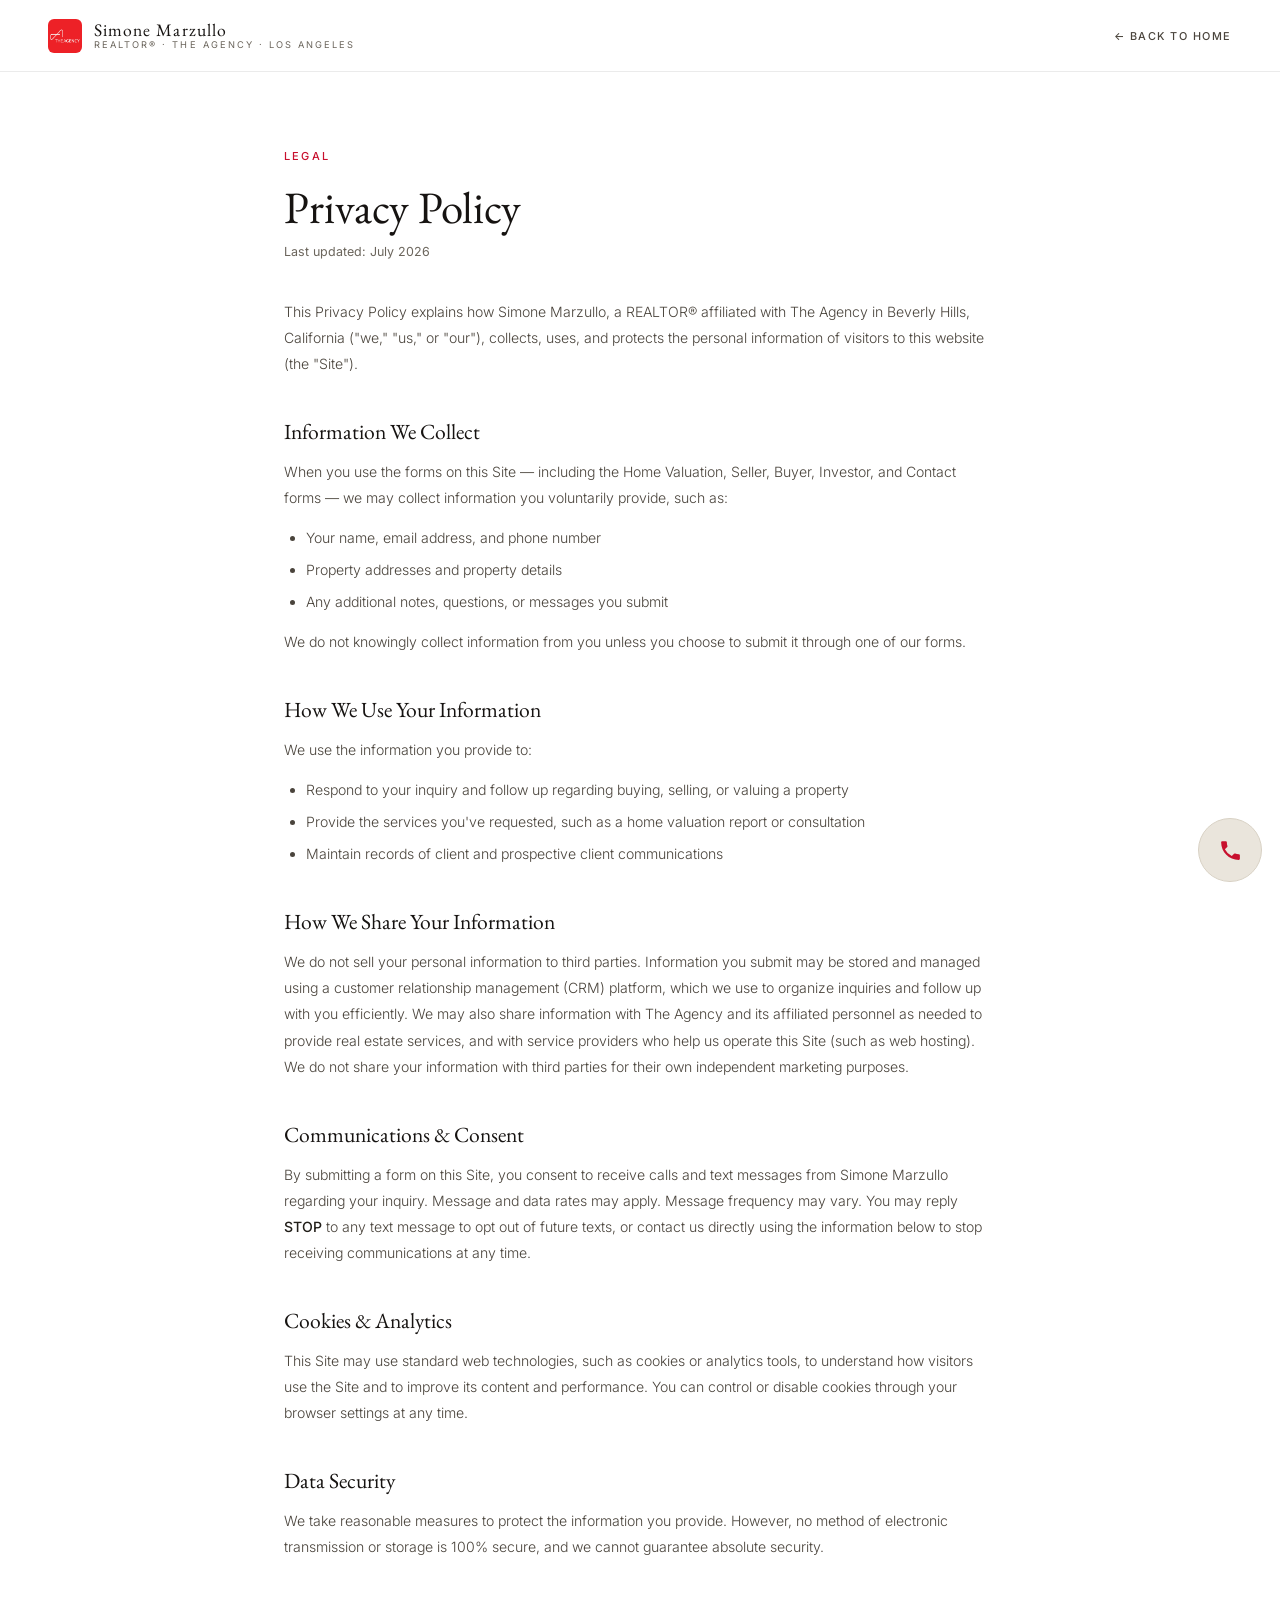
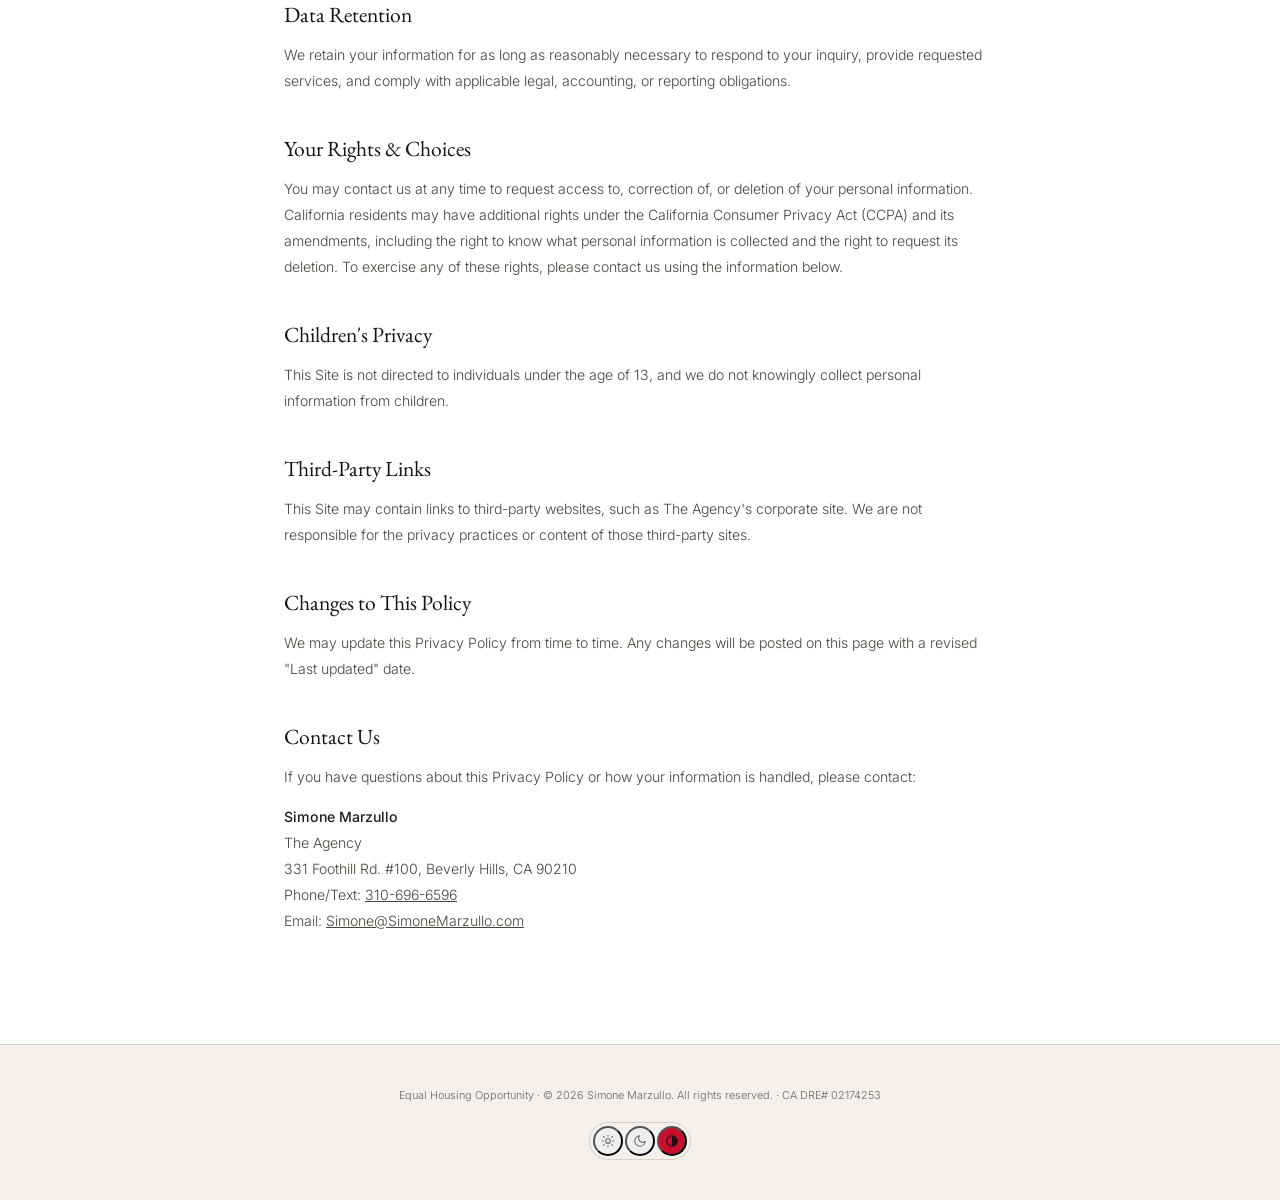
<file: privacy.html>
<!DOCTYPE html>
<html lang="en">
<head>
<script>
// Set the theme before CSS paints so there's no flash of the wrong theme.
// themeChoice is what the visitor picked (dark/light/auto); data-theme is
// the resolved value CSS actually keys off -- when choice is "auto" it
// follows the device/OS's own prefers-color-scheme setting, which on
// iOS/Android/macOS/Windows may itself be tied to sunset-to-sunrise.
(function () {
  var choice = localStorage.getItem('themeChoice') || 'auto';
  var resolved = choice === 'auto' ? (window.matchMedia('(prefers-color-scheme: light)').matches ? 'light' : 'dark') : choice;
  document.documentElement.setAttribute('data-theme', resolved);
  document.documentElement.setAttribute('data-theme-choice', choice);
})();
</script>
<meta charset="UTF-8">
<meta name="viewport" content="width=device-width, initial-scale=1.0, viewport-fit=cover">
<title>Privacy Policy | Simone Marzullo | The Agency Los Angeles</title>
<meta name="description" content="Privacy Policy for Simone Marzullo, REALTOR® with The Agency in Beverly Hills.">
<meta name="robots" content="noindex">
<link rel="icon" type="image/png" sizes="32x32" href="assets/favicon-32.png">
<link rel="preconnect" href="https://fonts.googleapis.com">
<link href="https://fonts.googleapis.com/css2?family=EB+Garamond:ital,wght@0,400;0,500;1,400;1,500&family=Inter:wght@300;400;500&display=swap" rel="stylesheet">
<style>
*,*::before,*::after{box-sizing:border-box;margin:0;padding:0}
:root{
  --black:#000000;--white:#FFFFFF;--red:#C8102E;--red-h:#a50d24;
  --g1:#111111;--g2:#1C1C1C;--g3:#2E2E2E;--g4:#555555;--g5:#888888;--g6:#BBBBBB;--g7:#E5E5E5;
  --serif:'EB Garamond',Georgia,serif;--sans:'Inter',system-ui,sans-serif;
  --nav-bg:rgba(0,0,0,.94);--nav-border:rgba(255,255,255,.06);
  color-scheme:dark;
}
:root[data-theme="light"]{
  --black:#FFFFFF;--white:#161311;
  --g1:#F4F1EC;--g2:#EAE5DC;--g3:#D8D1C4;--g4:#8C8578;--g5:#6B655C;--g6:#4A443C;--g7:#211E19;
  --nav-bg:rgba(255,255,255,.94);--nav-border:rgba(0,0,0,.08);
  color-scheme:light;
}
html{scroll-behavior:smooth;font-size:16px}
body{font-family:var(--sans);background:var(--black);color:var(--white);-webkit-font-smoothing:antialiased;transition:background .25s ease,color .25s ease}
a{color:var(--g6);text-decoration:underline;transition:color .2s}
.wrap{max-width:760px;margin:0 auto;padding:0 24px}

#nav{position:sticky;top:0;left:0;right:0;z-index:200;display:flex;align-items:center;justify-content:space-between;padding:0 48px;height:72px;background:var(--nav-bg);backdrop-filter:blur(16px);border-bottom:1px solid var(--nav-border);transition:background .25s ease,border-color .25s ease}
.nav-brand{display:flex;align-items:center;gap:12px;text-decoration:none}
.nav-agency-logo{height:34px;width:34px;object-fit:cover;border-radius:6px;flex-shrink:0}
.nav-name{font-family:var(--serif);font-size:1.1rem;font-weight:400;letter-spacing:.06em;color:var(--white);line-height:1}
.nav-sub{font-size:.58rem;letter-spacing:.22em;text-transform:uppercase;color:var(--g5)}
.nav-back{font-size:.68rem;letter-spacing:.14em;text-transform:uppercase;font-weight:500;color:var(--g6);text-decoration:none}

main{padding:72px 0 96px}
.label{font-size:.6875rem;letter-spacing:.2em;text-transform:uppercase;font-weight:500;color:var(--red)}
h1{font-family:var(--serif);font-size:clamp(2rem,4vw,2.8rem);font-weight:400;color:var(--white);margin-top:14px;margin-bottom:8px}
.updated{font-size:.78rem;color:var(--g5);margin-bottom:40px}
h2{font-family:var(--serif);font-size:1.35rem;font-weight:400;color:var(--white);margin-top:40px;margin-bottom:14px}
p,li{font-size:.88rem;line-height:1.85;color:var(--g6);font-weight:300}
p{margin-bottom:14px}
ul{margin:0 0 14px 22px}
li{margin-bottom:6px}
strong{color:var(--g7);font-weight:500}

footer{background:var(--g1);border-top:1px solid var(--g3);padding:40px 24px;text-align:center}
.f-line{font-size:.68rem;color:var(--g5);font-weight:300;line-height:1.9}
.theme-toggle-row{display:flex;justify-content:center;margin-top:16px}
.theme-picker{display:inline-flex;gap:2px;border:1px solid var(--g3);border-radius:999px;padding:3px}
.theme-opt{width:30px;height:30px;border-radius:50%;display:flex;align-items:center;justify-content:center;color:var(--g5);transition:background .2s,color .2s}
.theme-opt svg{width:14px;height:14px}
.theme-opt.active{background:var(--red);color:var(--white)}

@media(max-width:640px){
  #nav{padding:0 20px}
  main{padding:48px 0 64px}
}
/* Hide the Follow Up Boss widget iframe on mobile via our own page CSS
   (not injected into the iframe) so it never paints in the first place --
   eliminates the flash-of-default-styling that a JS-polling approach can't avoid. */
body>iframe{display:none !important}

/* Hover-only effects -- gated so touch devices (which fire :hover on
   tap and never clear it) don't get a permanently "stuck" highlighted
   state after tapping/scrolling past an element. */
@media(hover:hover){
a:hover{color:var(--white)}
.nav-back:hover{color:var(--white)}
.theme-opt:not(.active):hover{color:var(--white)}
}
</style>
</head>
<body>

<nav id="nav">
  <a href="index.html" class="nav-brand">
    <img src="assets/agency-logo.png" alt="The Agency" class="nav-agency-logo" onerror="this.style.display='none'">
    <div>
      <div class="nav-name">Simone Marzullo</div>
      <div class="nav-sub">REALTOR® · The Agency · Los Angeles</div>
    </div>
  </a>
  <a href="index.html" class="nav-back">← Back to Home</a>
</nav>

<main>
  <div class="wrap">
    <span class="label">Legal</span>
    <h1>Privacy Policy</h1>
    <div class="updated">Last updated: July 2026</div>

    <p>This Privacy Policy explains how Simone Marzullo, a REALTOR® affiliated with The Agency in Beverly Hills, California ("we," "us," or "our"), collects, uses, and protects the personal information of visitors to this website (the "Site").</p>

    <h2>Information We Collect</h2>
    <p>When you use the forms on this Site — including the Home Valuation, Seller, Buyer, Investor, and Contact forms — we may collect information you voluntarily provide, such as:</p>
    <ul>
      <li>Your name, email address, and phone number</li>
      <li>Property addresses and property details</li>
      <li>Any additional notes, questions, or messages you submit</li>
    </ul>
    <p>We do not knowingly collect information from you unless you choose to submit it through one of our forms.</p>

    <h2>How We Use Your Information</h2>
    <p>We use the information you provide to:</p>
    <ul>
      <li>Respond to your inquiry and follow up regarding buying, selling, or valuing a property</li>
      <li>Provide the services you've requested, such as a home valuation report or consultation</li>
      <li>Maintain records of client and prospective client communications</li>
    </ul>

    <h2>How We Share Your Information</h2>
    <p>We do not sell your personal information to third parties. Information you submit may be stored and managed using a customer relationship management (CRM) platform, which we use to organize inquiries and follow up with you efficiently. We may also share information with The Agency and its affiliated personnel as needed to provide real estate services, and with service providers who help us operate this Site (such as web hosting). We do not share your information with third parties for their own independent marketing purposes.</p>

    <h2>Communications & Consent</h2>
    <p>By submitting a form on this Site, you consent to receive calls and text messages from Simone Marzullo regarding your inquiry. Message and data rates may apply. Message frequency may vary. You may reply <strong>STOP</strong> to any text message to opt out of future texts, or contact us directly using the information below to stop receiving communications at any time.</p>

    <h2>Cookies & Analytics</h2>
    <p>This Site may use standard web technologies, such as cookies or analytics tools, to understand how visitors use the Site and to improve its content and performance. You can control or disable cookies through your browser settings at any time.</p>

    <h2>Data Security</h2>
    <p>We take reasonable measures to protect the information you provide. However, no method of electronic transmission or storage is 100% secure, and we cannot guarantee absolute security.</p>

    <h2>Data Retention</h2>
    <p>We retain your information for as long as reasonably necessary to respond to your inquiry, provide requested services, and comply with applicable legal, accounting, or reporting obligations.</p>

    <h2>Your Rights & Choices</h2>
    <p>You may contact us at any time to request access to, correction of, or deletion of your personal information. California residents may have additional rights under the California Consumer Privacy Act (CCPA) and its amendments, including the right to know what personal information is collected and the right to request its deletion. To exercise any of these rights, please contact us using the information below.</p>

    <h2>Children's Privacy</h2>
    <p>This Site is not directed to individuals under the age of 13, and we do not knowingly collect personal information from children.</p>

    <h2>Third-Party Links</h2>
    <p>This Site may contain links to third-party websites, such as The Agency's corporate site. We are not responsible for the privacy practices or content of those third-party sites.</p>

    <h2>Changes to This Policy</h2>
    <p>We may update this Privacy Policy from time to time. Any changes will be posted on this page with a revised "Last updated" date.</p>

    <h2>Contact Us</h2>
    <p>If you have questions about this Privacy Policy or how your information is handled, please contact:</p>
    <p><strong>Simone Marzullo</strong><br>
    The Agency<br>
    331 Foothill Rd. #100, Beverly Hills, CA 90210<br>
    Phone/Text: <a href="tel:+13106966596">310-696-6596</a><br>
    Email: <a href="mailto:Simone@SimoneMarzullo.com">Simone@SimoneMarzullo.com</a></p>
  </div>
</main>

<footer>
  <div class="f-line">Equal Housing Opportunity · © 2026 Simone Marzullo. All rights reserved. · CA DRE# 02174253</div>
  <div class="theme-toggle-row">
    <div class="theme-picker" role="group" aria-label="Theme">
      <button type="button" class="theme-opt" data-theme-choice="light" onclick="setThemeChoice('light')" aria-label="Light theme">
        <svg viewBox="0 0 24 24" fill="none" stroke="currentColor" stroke-width="1.8" stroke-linecap="round" stroke-linejoin="round"><circle cx="12" cy="12" r="4"></circle><path d="M12 2v2M12 20v2M4.22 4.22l1.42 1.42M18.36 18.36l1.42 1.42M2 12h2M20 12h2M4.22 19.78l1.42-1.42M18.36 5.64l1.42-1.42"></path></svg>
      </button>
      <button type="button" class="theme-opt" data-theme-choice="dark" onclick="setThemeChoice('dark')" aria-label="Dark theme">
        <svg viewBox="0 0 24 24" fill="none" stroke="currentColor" stroke-width="1.8" stroke-linecap="round" stroke-linejoin="round"><path d="M21 12.79A9 9 0 1 1 11.21 3 7 7 0 0 0 21 12.79z"></path></svg>
      </button>
      <button type="button" class="theme-opt" data-theme-choice="auto" onclick="setThemeChoice('auto')" aria-label="Match device setting">
        <svg viewBox="0 0 24 24" fill="none" stroke="currentColor" stroke-width="1.8"><circle cx="12" cy="12" r="9"></circle><path d="M12 3a9 9 0 010 18z" fill="currentColor" stroke="none"></path></svg>
      </button>
    </div>
  </div>
</footer>

<script>
/* ---------- Theme picker (Dark / Light / Auto) ----------
   The resolved theme attribute is set as early as possible in <head>
   (before CSS paints) to avoid a flash of the wrong theme; this handles
   the picker's active state, persists the CHOICE (not the resolved
   value), and -- when the choice is "auto" -- keeps the theme in sync
   live if the device's own light/dark setting changes while the tab is
   open (e.g. an OS-level sunset-to-sunrise schedule firing). */
function updateThemePickerUI(choice) {
  document.querySelectorAll('.theme-opt').forEach(function (btn) {
    btn.classList.toggle('active', btn.dataset.themeChoice === choice);
  });
}
function applyThemeChoice(choice) {
  var resolved = choice === 'auto'
    ? (window.matchMedia('(prefers-color-scheme: light)').matches ? 'light' : 'dark')
    : choice;
  document.documentElement.setAttribute('data-theme', resolved);
  document.documentElement.setAttribute('data-theme-choice', choice);
  updateThemePickerUI(choice);
}
function setThemeChoice(choice) {
  localStorage.setItem('themeChoice', choice);
  applyThemeChoice(choice);
}
if (window.matchMedia) {
  window.matchMedia('(prefers-color-scheme: light)').addEventListener('change', function () {
    if ((localStorage.getItem('themeChoice') || 'auto') === 'auto') applyThemeChoice('auto');
  });
}
updateThemePickerUI(document.documentElement.getAttribute('data-theme-choice') || 'auto');
</script>
<!-- begin Widget Tracker Code -->
<script>
(function(w,i,d,g,e,t){w["WidgetTrackerObject"]=g;(w[g]=w[g]||function()
{(w[g].q=w[g].q||[]).push(arguments);}),(w[g].ds=1*new Date());(e="script"),
(t=d.createElement(e)),(e=d.getElementsByTagName(e)[0]);t.async=1;t.src=i;
e.parentNode.insertBefore(t,e);})
(window,"https://widgetbe.com/agent",document,"widgetTracker");
window.widgetTracker("create", "WT-XXOSQCXA");
window.widgetTracker("send", "pageview");
</script>
<!-- end Widget Tracker Code -->
<!-- Custom floating Call/Text button (all screen sizes) -- replaces the FUB pixel's own widget UI,
     which stays hidden site-wide (see body>iframe rule above) while its tracking script keeps running. -->
<style>
.mcf{display:flex;position:fixed;right:18px;bottom:calc(18px + env(safe-area-inset-bottom,0px));z-index:9999;flex-direction:column;align-items:flex-end;gap:10px}
.mcf-menu{display:flex;flex-direction:column;gap:10px;align-items:flex-end;opacity:0;pointer-events:none;transform:translateY(10px) scale(.92);transition:opacity .22s ease,transform .22s ease}
.mcf.on .mcf-menu{opacity:1;pointer-events:auto;transform:translateY(0) scale(1)}
.mcf-item{display:flex;align-items:center;gap:10px;background:var(--g2);border:1px solid var(--g3);color:var(--white);text-decoration:none;padding:13px 23px 13px 17px;border-radius:999px;font-family:var(--sans);font-size:1.01rem;font-weight:500;letter-spacing:.02em;box-shadow:0 6px 18px rgba(0,0,0,.4);white-space:nowrap}
.mcf-item svg{width:20px;height:20px;fill:var(--red);flex-shrink:0}
.mcf-toggle{position:relative;width:64px;height:64px;border-radius:50%;background-color:var(--g2);border:1px solid var(--g3);display:flex;align-items:center;justify-content:center;cursor:pointer;transition:transform .2s ease}
.mcf-toggle:active{transform:scale(.9)}
.mcf-toggle svg{position:absolute;width:25px;height:25px;fill:var(--red);pointer-events:none;transition:opacity .2s ease,transform .2s ease}
.mcf-icon-close{opacity:0;transform:rotate(-45deg) scale(.4)}
.mcf.on .mcf-icon-phone{opacity:0;transform:rotate(45deg) scale(.4)}
.mcf.on .mcf-icon-close{opacity:1;transform:rotate(0) scale(1)}
</style>
<div class="mcf" id="mcf">
  <div class="mcf-menu" id="mcfMenu">
    <a class="mcf-item" href="sms:+14243639227" aria-label="Text Simone Marzullo">
      <svg viewBox="0 0 24 24"><path d="M20 2H4c-1.1 0-2 .9-2 2v18l4-4h14c1.1 0 2-.9 2-2V4c0-1.1-.9-2-2-2z"/></svg>
      <span>Text</span>
    </a>
    <a class="mcf-item" href="tel:+14243639227" aria-label="Call Simone Marzullo">
      <svg viewBox="0 0 24 24"><path d="M6.62 10.79a15.05 15.05 0 006.59 6.59l2.2-2.2a1 1 0 011.01-.24c1.12.37 2.33.57 3.58.57a1 1 0 011 1V20a1 1 0 01-1 1C10.61 21 3 13.39 3 4a1 1 0 011-1h3.5a1 1 0 011 1c0 1.25.2 2.46.57 3.58a1 1 0 01-.25 1.01z"/></svg>
      <span>Call</span>
    </a>
  </div>
  <button type="button" class="mcf-toggle" id="mcfToggle" aria-haspopup="true" aria-expanded="false" aria-label="Call or text Simone">
    <svg class="mcf-icon-phone" viewBox="0 0 24 24"><path d="M6.62 10.79a15.05 15.05 0 006.59 6.59l2.2-2.2a1 1 0 011.01-.24c1.12.37 2.33.57 3.58.57a1 1 0 011 1V20a1 1 0 01-1 1C10.61 21 3 13.39 3 4a1 1 0 011-1h3.5a1 1 0 011 1c0 1.25.2 2.46.57 3.58a1 1 0 01-.25 1.01z"/></svg>
    <svg class="mcf-icon-close" viewBox="0 0 24 24"><path d="M18.3 5.71L12 12.01l-6.3-6.3-1.41 1.42 6.29 6.29-6.29 6.29 1.41 1.42L12 14.84l6.3 6.29 1.41-1.42-6.29-6.29 6.29-6.29z"/></svg>
  </button>
</div>
<script>
(function () {
  var fab = document.getElementById('mcf');
  var toggle = document.getElementById('mcfToggle');
  if (!fab || !toggle) return;
  toggle.addEventListener('click', function (e) {
    e.stopPropagation();
    var open = fab.classList.toggle('on');
    toggle.setAttribute('aria-expanded', open ? 'true' : 'false');
  });
  document.addEventListener('click', function (e) {
    if (fab.classList.contains('on') && !fab.contains(e.target)) {
      fab.classList.remove('on');
      toggle.setAttribute('aria-expanded', 'false');
    }
  });
})();
</script>
</body>
</html>
</file>
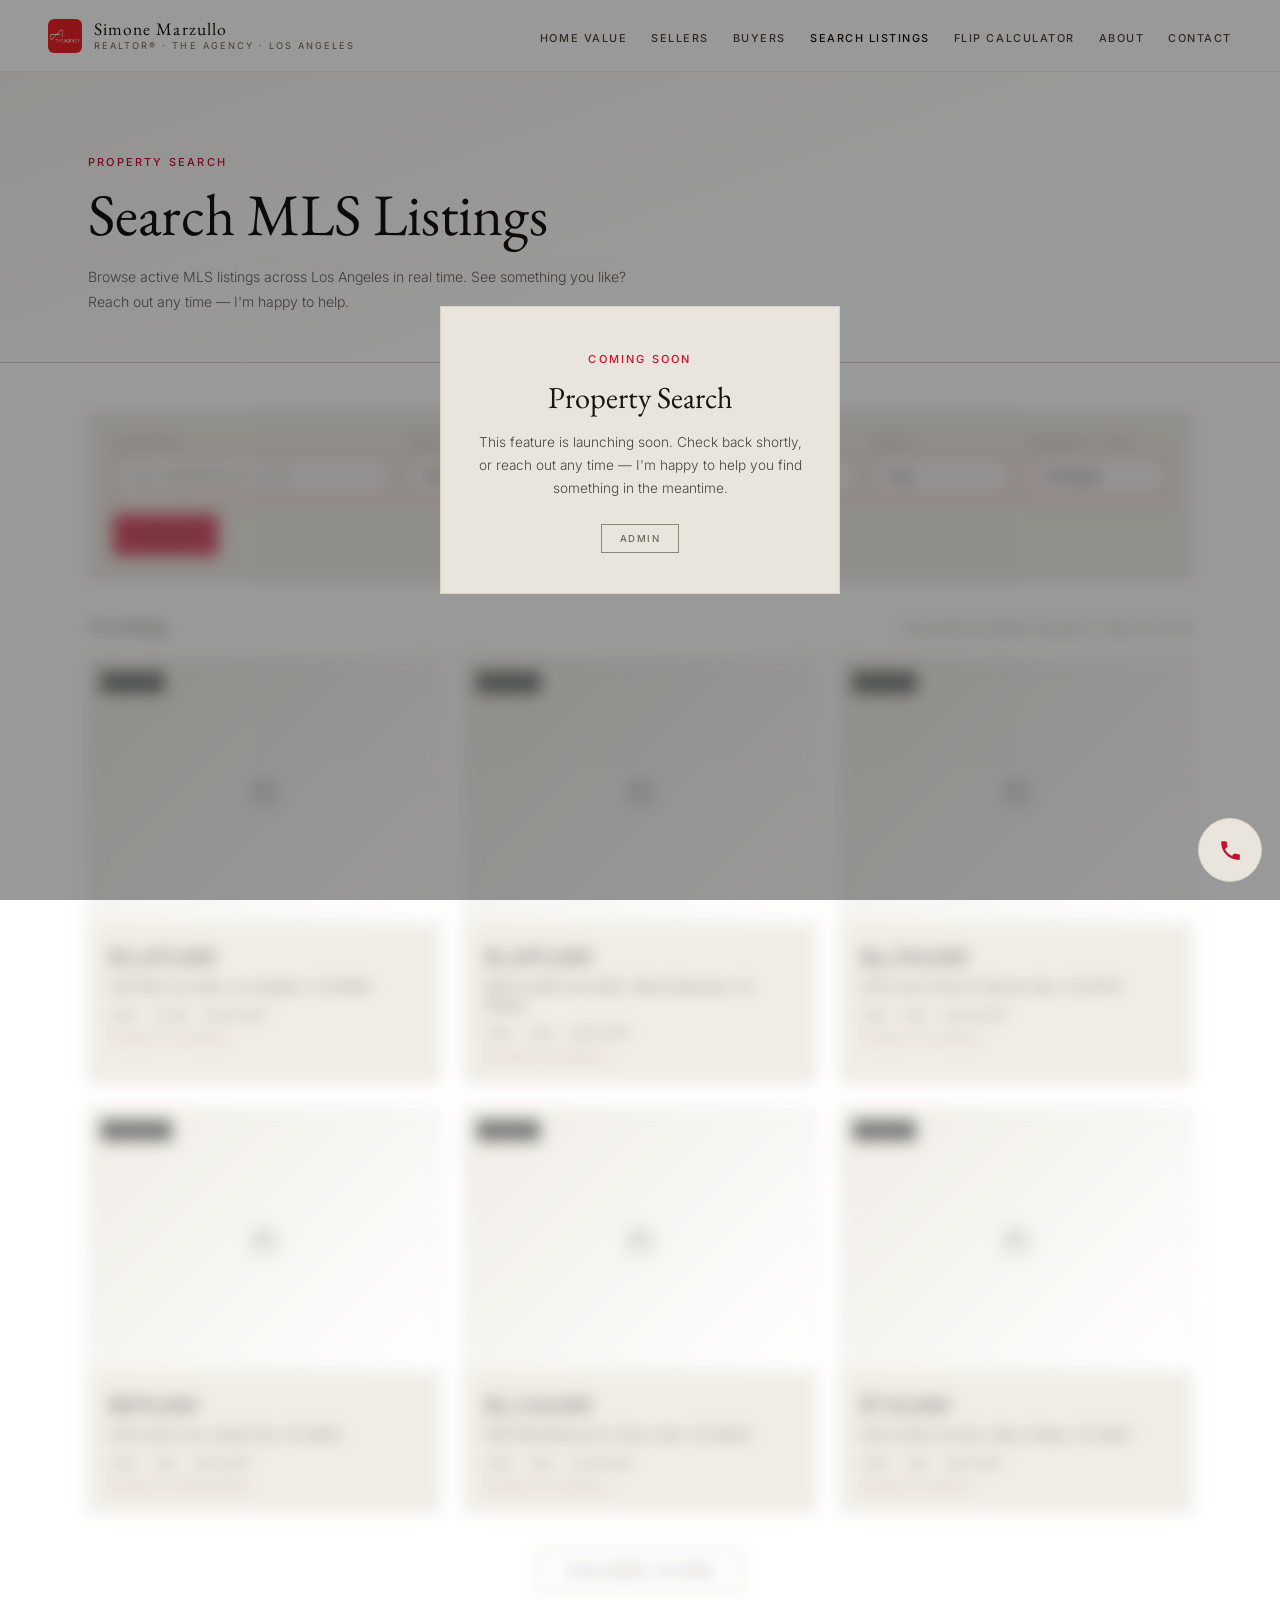
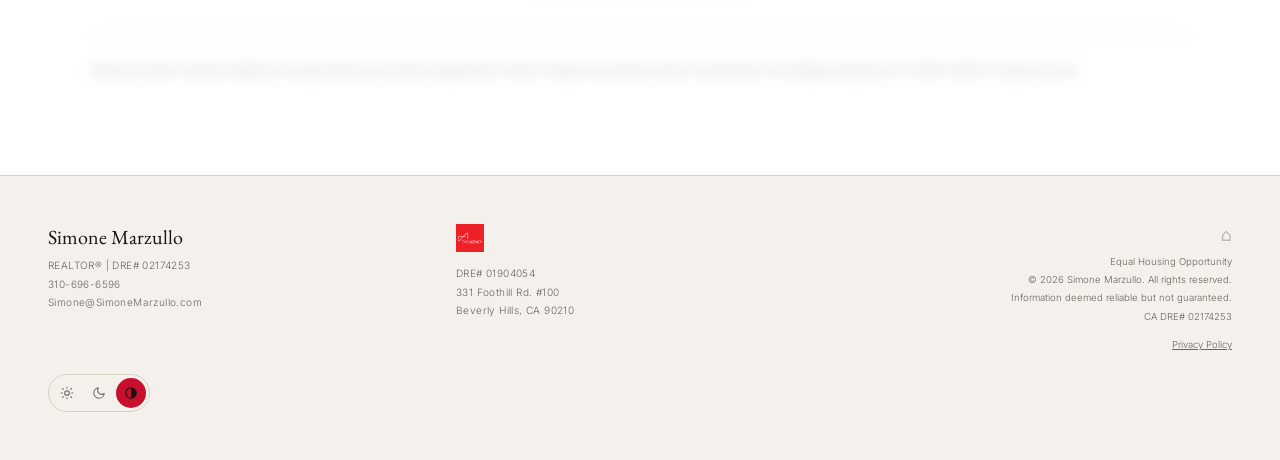
<file: search.html>
<!DOCTYPE html>
<html lang="en">
<head>
<script>if ('scrollRestoration' in history) history.scrollRestoration = 'manual';</script>
<script>
// Set the theme before CSS paints so there's no flash of the wrong theme.
// themeChoice is what the visitor picked (dark/light/auto); data-theme is
// the resolved value CSS actually keys off -- when choice is "auto" it
// follows the device/OS's own prefers-color-scheme setting, which on
// iOS/Android/macOS/Windows may itself be tied to sunset-to-sunrise.
(function () {
  var choice = localStorage.getItem('themeChoice') || 'auto';
  var resolved = choice === 'auto' ? (window.matchMedia('(prefers-color-scheme: light)').matches ? 'light' : 'dark') : choice;
  document.documentElement.setAttribute('data-theme', resolved);
  document.documentElement.setAttribute('data-theme-choice', choice);
})();
</script>
<meta charset="UTF-8">
<meta name="viewport" content="width=device-width, initial-scale=1.0, viewport-fit=cover">
<title>Search MLS Listings | Simone Marzullo</title>
<meta name="description" content="Search active MLS listings across Los Angeles in real time, powered by TheMLS IDX, from Simone Marzullo, REALTOR® with The Agency.">
<!-- Page is unpublished (no nav link, no sitemap entry, no /search rewrite
     in vercel.json) since IDX isn't being pursued right now -- noindex is
     just a defense-in-depth extra in case /search.html is ever found
     directly. -->
<meta name="robots" content="noindex">
<link rel="canonical" href="https://www.marzullore.com/search">
<meta property="og:type" content="website">
<meta property="og:site_name" content="Simone Marzullo | The Agency">
<meta property="og:title" content="Search MLS Listings | Simone Marzullo">
<meta property="og:description" content="Browse active Los Angeles MLS listings in real time.">
<meta property="og:url" content="https://www.marzullore.com/search">
<meta property="og:image" content="https://www.marzullore.com/assets/agency-logo.png">
<meta property="og:image:width" content="447">
<meta property="og:image:height" content="447">
<meta name="twitter:card" content="summary">
<meta name="twitter:image" content="https://www.marzullore.com/assets/agency-logo.png">
<meta name="theme-color" content="#000000">
<meta name="mobile-web-app-capable" content="yes">
<meta name="apple-mobile-web-app-capable" content="yes">
<meta name="apple-mobile-web-app-status-bar-style" content="black-translucent">
<meta name="apple-mobile-web-app-title" content="Simone Marzullo">
<link rel="manifest" href="manifest.json">
<link rel="apple-touch-icon" href="assets/apple-touch-icon.png">
<link rel="icon" type="image/png" sizes="32x32" href="assets/favicon-32.png">
<link rel="preconnect" href="https://fonts.googleapis.com">
<link href="https://fonts.googleapis.com/css2?family=EB+Garamond:ital,wght@0,400;0,500;1,400;1,500&family=Inter:wght@300;400;500&display=swap" rel="stylesheet">
<style>
*,*::before,*::after{box-sizing:border-box;margin:0;padding:0}
:root{
  --black:#000000;--white:#FFFFFF;--red:#C8102E;--red-h:#a50d24;
  --g1:#111111;--g2:#1C1C1C;--g3:#2E2E2E;--g4:#555555;--g5:#888888;--g6:#BBBBBB;--g7:#E5E5E5;
  --serif:'EB Garamond',Georgia,serif;--sans:'Inter',system-ui,sans-serif;
  --nav-bg:rgba(0,0,0,.94);--nav-border:rgba(255,255,255,.06);--nav-mobile-bg:rgba(0,0,0,.98);
  --hero-gradient:linear-gradient(160deg,#0d0d0d 0%,#000 60%);
  color-scheme:dark;
}
:root[data-theme="light"]{
  --black:#FFFFFF;--white:#161311;
  --g1:#F4F1EC;--g2:#EAE5DC;--g3:#D8D1C4;--g4:#8C8578;--g5:#6B655C;--g6:#4A443C;--g7:#211E19;
  --nav-bg:rgba(255,255,255,.94);--nav-border:rgba(0,0,0,.08);--nav-mobile-bg:rgba(255,255,255,.98);
  --hero-gradient:linear-gradient(160deg,#F4F1EC 0%,#FFFFFF 60%);
  color-scheme:light;
}
html{scroll-behavior:smooth;font-size:16px}
body{font-family:var(--sans);background:var(--black);color:var(--white);-webkit-font-smoothing:antialiased;overflow-x:hidden;transition:background .25s ease,color .25s ease}
a{color:inherit;text-decoration:none}
button{cursor:pointer;border:none;background:none;font-family:var(--sans);-webkit-tap-highlight-color:transparent}
.label{font-size:.6875rem;letter-spacing:.2em;text-transform:uppercase;font-weight:500;color:var(--g5)}
.label-red{color:var(--red)}
.wrap{max-width:1200px;margin:0 auto;padding:0 48px}
.section{padding:96px 0}

/* NAV (shared with index.html) */
#nav{position:fixed;top:0;left:0;right:0;z-index:200;display:flex;align-items:center;justify-content:space-between;padding:0 48px;height:72px;background:var(--nav-bg);backdrop-filter:blur(16px);border-bottom:1px solid var(--nav-border);transition:background .25s ease,border-color .25s ease}
.nav-brand{display:flex;align-items:center;gap:12px}
.nav-agency-logo{height:34px;width:34px;object-fit:cover;border-radius:6px;flex-shrink:0}
.nav-brand-text{display:flex;flex-direction:column;gap:2px}
.nav-name{font-family:var(--serif);font-size:1.1rem;font-weight:400;letter-spacing:.06em;color:var(--white);line-height:1}
.nav-sub{font-size:.58rem;letter-spacing:.22em;text-transform:uppercase;color:var(--g5)}
.nav-links{display:flex;align-items:center;gap:24px;list-style:none}
.nav-links a{font-size:.68rem;letter-spacing:.14em;text-transform:uppercase;font-weight:500;color:var(--g6);transition:color .2s;background:none;border:none;cursor:pointer}
.nav-links a.active{color:var(--white)}
.nav-cta{display:inline-flex;align-items:center;background:var(--red);color:var(--white);padding:10px 22px;font-size:.65rem;letter-spacing:.18em;text-transform:uppercase;font-weight:500;transition:background .2s}
.nav-toggle{display:none;flex-direction:column;justify-content:center;gap:5px;width:32px;height:32px;padding:0}
.nav-toggle span{display:block;width:22px;height:1.5px;background:var(--white);transition:transform .2s,opacity .2s}
.nav-toggle[aria-expanded="true"] span:nth-child(1){transform:translateY(6.5px) rotate(45deg)}
.nav-toggle[aria-expanded="true"] span:nth-child(2){opacity:0}
.nav-toggle[aria-expanded="true"] span:nth-child(3){transform:translateY(-6.5px) rotate(-45deg)}
.nav-mobile{display:none;position:fixed;top:72px;left:0;right:0;bottom:0;z-index:199;background:var(--nav-mobile-bg);backdrop-filter:blur(16px);flex-direction:column;padding:32px 28px;gap:4px;overflow-y:auto}
@media(max-width:768px){.nav-mobile.on{display:flex}}
/* Hide the Follow Up Boss widget iframe (see custom Call/Text button near the
   end of body) so it never paints in the first place. */
body>iframe{display:none !important}
.nav-mobile a{font-size:.95rem;letter-spacing:.04em;color:var(--g7);font-weight:400;padding:18px 4px;border-bottom:1px solid var(--g3);background:none;border-left:none;border-right:none;border-top:none;text-align:left;width:100%}
.nav-mobile a.nav-cta{background:var(--red);color:var(--white);border-bottom:none;justify-content:center;margin-top:20px;padding:16px 22px}

/* PAGE HEADER */
#search-hero{padding:150px 0 48px;background:var(--hero-gradient);border-bottom:1px solid var(--g3)}
.search-hero-head{max-width:680px}
.search-hero-title{font-family:var(--serif);font-size:clamp(2.4rem,4.6vw,4rem);font-weight:400;color:var(--white);line-height:1.05;margin-top:14px}
.search-hero-sub{font-size:.88rem;line-height:1.8;color:var(--g5);font-weight:300;margin-top:18px;max-width:560px}

/* SEARCH & RESULTS -- custom-built listing search, styled to match the
   rest of the site. Currently rendering the sample dataset below; swap
   loadSampleListings() for a real fetch() against the MLS data feed once
   API credentials are in place (see comment near that function). */
#search{padding:48px 0 96px}
.field{display:flex;flex-direction:column;gap:7px}
.field-label{font-size:.59rem;letter-spacing:.2em;text-transform:uppercase;font-weight:500;color:var(--g5)}
.fi,.fs{background:var(--g1);border:1px solid var(--red);color:var(--white);padding:13px 16px;font-size:.87rem;font-weight:300;outline:none;transition:border-color .2s;width:100%;-webkit-appearance:none}
.fi:focus,.fs:focus{border-color:var(--white)}
.fi::placeholder{color:var(--g4)}
.btn-sub{background:var(--red);color:var(--white);padding:14px 24px;font-size:.68rem;letter-spacing:.18em;text-transform:uppercase;font-weight:500;border:none;cursor:pointer;transition:background .2s}
.btn-outline{background:transparent;border:1px solid var(--g4);color:var(--g6);padding:14px 24px;font-size:.68rem;letter-spacing:.18em;text-transform:uppercase;font-weight:500;cursor:pointer;transition:all .2s}

.listing-search-bar{display:flex;flex-wrap:wrap;gap:16px;align-items:flex-end;background:var(--g2);border:1px solid var(--g3);padding:24px;margin-bottom:32px}
.lsb-field{flex:1;min-width:130px}
.lsb-field-wide{flex:2;min-width:220px}
.lsb-btn{flex-shrink:0}

.listing-results-meta{display:flex;justify-content:space-between;align-items:baseline;margin-bottom:22px;flex-wrap:wrap;gap:8px}
.listing-results-count{font-family:var(--serif);font-size:1.15rem;font-weight:400;color:var(--white)}
.listing-updated{font-size:.66rem;color:var(--g5);letter-spacing:.02em}

.listing-grid{display:grid;grid-template-columns:repeat(3,1fr);gap:24px}
.listing-card{background:var(--g2);border:1px solid var(--g3);overflow:hidden;transition:border-color .2s}
.listing-photo{position:relative;aspect-ratio:4/3;background:linear-gradient(135deg,var(--g2),var(--black));display:flex;align-items:center;justify-content:center}
.listing-photo svg{width:44px;height:44px;opacity:.16}
.listing-status{position:absolute;top:12px;left:12px;font-size:.6rem;letter-spacing:.12em;text-transform:uppercase;font-weight:500;padding:5px 10px;background:rgba(0,0,0,.72);backdrop-filter:blur(4px)}
.listing-status-active{color:#4ade80}
.listing-status-pending{color:#facc15}
.listing-status-sold{color:var(--g5)}
.listing-body{padding:18px 20px 20px}
.listing-price{font-family:var(--serif);font-size:1.5rem;color:var(--white);font-weight:400}
.listing-address{font-size:.78rem;color:var(--g6);margin-top:6px;line-height:1.5}
.listing-stats{display:flex;gap:14px;margin-top:12px;font-size:.66rem;letter-spacing:.06em;text-transform:uppercase;color:var(--g5);font-weight:500}
.listing-courtesy{font-size:.62rem;color:var(--g4);margin-top:10px;letter-spacing:.02em}
.listing-empty{grid-column:1/-1;text-align:center;padding:48px 24px;color:var(--g5);font-size:.85rem}

.listing-loadmore-wrap{text-align:center;margin-top:36px}
.idx-compliance{margin-top:44px;padding-top:24px;border-top:1px solid var(--g3)}
.idx-compliance p{font-size:.64rem;color:var(--g5);line-height:1.7;font-weight:300}

/* COMING SOON GATE -- client-side only soft-gate (not real security, since
   there's no backend on this static site); it just keeps casual visitors
   from landing on the incomplete search page while real MLS data isn't
   wired in yet. Locked by default in the raw HTML (body has the
   search-locked class hardcoded) so there's no flash of unblurred content
   before JS runs; JS only ever removes the class, never flashes it on. */
.search-gate{position:relative}
.search-gate-inner{transition:filter .3s ease,opacity .3s ease}
body.search-locked .search-gate-inner{filter:blur(8px);opacity:.7;pointer-events:none;user-select:none}
.coming-soon-overlay{display:none;position:fixed;inset:0;align-items:center;justify-content:center;z-index:250;padding:24px;background:rgba(0,0,0,.4)}
body.search-locked .coming-soon-overlay{display:flex}
.coming-soon-card{background:var(--g2);border:1px solid var(--g3);padding:40px 36px;max-width:400px;width:100%;text-align:center}
.coming-soon-title{font-family:var(--serif);font-size:1.9rem;font-weight:400;color:var(--white);margin-top:10px}
.coming-soon-sub{font-size:.85rem;color:var(--g6);line-height:1.7;font-weight:300;margin-top:14px}
.coming-soon-admin-btn{margin-top:24px;background:none;border:1px solid var(--g4);color:var(--g5);padding:8px 18px;font-size:.6rem;letter-spacing:.16em;text-transform:uppercase;font-weight:500;cursor:pointer;transition:all .2s}
.admin-passcode-form{margin-top:22px;display:flex;flex-direction:column;gap:10px;text-align:left}
.admin-passcode-error{color:var(--red);font-size:.7rem;display:none;text-align:left}

@media(max-width:1024px){.listing-grid{grid-template-columns:repeat(2,1fr)}}
@media(max-width:640px){
  .listing-grid{grid-template-columns:1fr}
  .listing-search-bar{flex-direction:column;align-items:stretch}
  .lsb-btn{width:100%}
}

/* FOOTER (shared with index.html) */
footer{background:var(--g1);border-top:1px solid var(--g3);padding:48px}
.footer-inner{max-width:1200px;margin:0 auto;display:grid;grid-template-columns:1fr 1fr 1fr;gap:40px;align-items:start}
.f-name{font-family:var(--serif);font-size:1.25rem;color:var(--white);margin-bottom:6px;font-weight:400}
.f-line{font-size:.63rem;color:var(--g5);font-weight:300;line-height:1.85;letter-spacing:.04em}
.f-agency-name{font-family:var(--serif);font-size:.95rem;color:var(--g7);margin-bottom:8px;font-weight:400}
.f-legal{text-align:right}
.f-eq{font-size:1.1rem;opacity:.25;margin-bottom:8px}
.f-copy{font-size:.6rem;color:var(--g5);font-weight:300;line-height:1.9}
@media(max-width:1024px){.footer-inner{grid-template-columns:1fr}.f-legal{text-align:left}}
.theme-toggle-row{max-width:1200px;margin:20px auto 0}
.theme-picker{display:inline-flex;gap:2px;border:1px solid var(--g3);border-radius:999px;padding:3px}
.theme-opt{width:30px;height:30px;border-radius:50%;display:flex;align-items:center;justify-content:center;color:var(--g5);transition:background .2s,color .2s}
.theme-opt svg{width:14px;height:14px}
.theme-opt.active{background:var(--red);color:var(--white)}
/* Second theme picker, inside the mobile hamburger menu itself so it's
   reachable without closing the menu and scrolling to the footer. */
.nav-mobile-theme-row{position:absolute;left:28px;bottom:28px}

/* RESPONSIVE */
@media(max-width:1024px){
  .wrap{padding:0 32px}
}
@media(max-width:768px){
  #nav{padding:0 20px}
  .nav-links{display:none}
  .nav-toggle{display:flex}
  .wrap{padding:0 20px}
  #search-hero{padding:120px 0 32px}
  #search{padding:24px 0 64px}
  footer{padding:36px 24px}
}

/* Hover-only effects -- gated so touch devices (which fire :hover on
   tap and never clear it) don't get a permanently "stuck" highlighted
   state after tapping/scrolling past an element. */
@media(hover:hover){
.nav-links a:hover{color:var(--white)}
.nav-cta:hover{background:var(--red-h)}
.nav-mobile a.nav-cta:hover{background:var(--red-h)}
.coming-soon-admin-btn:hover{border-color:var(--white);color:var(--white)}
.theme-opt:not(.active):hover{color:var(--white)}
}
</style>
</head>
<body class="search-locked">

<!-- NAV -->
<nav id="nav">
  <a href="index.html" class="nav-brand" aria-label="Go to homepage">
    <img src="assets/agency-logo.png" alt="The Agency" class="nav-agency-logo" onerror="this.style.display='none'">
    <div class="nav-brand-text">
      <span class="nav-name">Simone Marzullo</span>
      <span class="nav-sub">REALTOR® · The Agency · Los Angeles</span>
    </div>
  </a>
  <ul class="nav-links">
    <li><a href="/homevaluation">Home Value</a></li>
    <li><a href="/sell">Sellers</a></li>
    <li><a href="/buy">Buyers</a></li>
    <li><a href="/search" class="active">Search Listings</a></li>
    <li><a href="flip-calculator.html">Flip Calculator</a></li>
    <li><a href="/about">About</a></li>
    <li><a href="/contact">Contact</a></li>
  </ul>
  <button type="button" class="nav-toggle" aria-expanded="false" aria-label="Menu" onclick="toggleMobileNav()">
    <span></span><span></span><span></span>
  </button>
</nav>

<div class="nav-mobile" id="nav-mobile">
  <a href="/sell">I'm a Seller</a>
  <a href="/buy">I'm a Buyer</a>
  <a href="/homevaluation">Home Valuation</a>
  <a href="/search">Search Listings</a>
  <a href="/cashoffer">Get a Cash Offer</a>
  <a href="flip-calculator.html">Flip Calculator</a>
  <a href="/about">About</a>
  <a href="/contact">Contact</a>
  <a href="index.html" class="nav-cta">Get Started</a>
  <div class="nav-mobile-theme-row">
    <div class="theme-picker" role="group" aria-label="Theme">
      <button type="button" class="theme-opt" data-theme-choice="light" onclick="setThemeChoice('light')" aria-label="Light theme">
        <svg viewBox="0 0 24 24" fill="none" stroke="currentColor" stroke-width="1.8" stroke-linecap="round" stroke-linejoin="round"><circle cx="12" cy="12" r="4"></circle><path d="M12 2v2M12 20v2M4.22 4.22l1.42 1.42M18.36 18.36l1.42 1.42M2 12h2M20 12h2M4.22 19.78l1.42-1.42M18.36 5.64l1.42-1.42"></path></svg>
      </button>
      <button type="button" class="theme-opt" data-theme-choice="dark" onclick="setThemeChoice('dark')" aria-label="Dark theme">
        <svg viewBox="0 0 24 24" fill="none" stroke="currentColor" stroke-width="1.8" stroke-linecap="round" stroke-linejoin="round"><path d="M21 12.79A9 9 0 1 1 11.21 3 7 7 0 0 0 21 12.79z"></path></svg>
      </button>
      <button type="button" class="theme-opt" data-theme-choice="auto" onclick="setThemeChoice('auto')" aria-label="Match device setting">
        <svg viewBox="0 0 24 24" fill="none" stroke="currentColor" stroke-width="1.8"><circle cx="12" cy="12" r="9"></circle><path d="M12 3a9 9 0 010 18z" fill="currentColor" stroke="none"></path></svg>
      </button>
    </div>
  </div>
</div>

<!-- PAGE HEADER -->
<section id="search-hero">
  <div class="wrap">
    <div class="search-hero-head">
      <span class="label label-red">Property Search</span>
      <h1 class="search-hero-title">Search MLS Listings</h1>
      <p class="search-hero-sub">Browse active MLS listings across Los Angeles in real time. See something you like? Reach out any time — I'm happy to help.</p>
    </div>
  </div>
</section>

<!-- LISTING SEARCH -->
<section id="search">
  <div class="wrap">
  <div class="search-gate">
  <div class="search-gate-inner" id="searchGateInner">
    <div class="listing-search-bar">
      <div class="field lsb-field lsb-field-wide">
        <span class="field-label">Location</span>
        <input class="fi" id="ls_location" type="text" placeholder="City, neighborhood, or ZIP" onkeydown="if(event.key==='Enter')applyListingFilters()">
      </div>
      <div class="field lsb-field">
        <span class="field-label">Price Min</span>
        <select class="fs" id="ls_pricemin">
          <option value="">No Min</option>
          <option value="500000">$500K</option>
          <option value="1000000">$1M</option>
          <option value="2000000">$2M</option>
          <option value="3000000">$3M</option>
          <option value="5000000">$5M</option>
        </select>
      </div>
      <div class="field lsb-field">
        <span class="field-label">Price Max</span>
        <select class="fs" id="ls_pricemax">
          <option value="">No Max</option>
          <option value="1000000">$1M</option>
          <option value="2000000">$2M</option>
          <option value="3000000">$3M</option>
          <option value="5000000">$5M</option>
          <option value="10000000">$10M</option>
        </select>
      </div>
      <div class="field lsb-field">
        <span class="field-label">Beds</span>
        <select class="fs" id="ls_beds">
          <option value="">Any</option>
          <option value="1">1+</option>
          <option value="2">2+</option>
          <option value="3">3+</option>
          <option value="4">4+</option>
          <option value="5">5+</option>
        </select>
      </div>
      <div class="field lsb-field">
        <span class="field-label">Baths</span>
        <select class="fs" id="ls_baths">
          <option value="">Any</option>
          <option value="1">1+</option>
          <option value="2">2+</option>
          <option value="3">3+</option>
          <option value="4">4+</option>
        </select>
      </div>
      <div class="field lsb-field">
        <span class="field-label">Property Type</span>
        <select class="fs" id="ls_type">
          <option value="">All Types</option>
          <option>Single Family</option>
          <option>Condo</option>
          <option>Multi-Family</option>
          <option>Land</option>
        </select>
      </div>
      <button type="button" class="btn-sub lsb-btn" onclick="applyListingFilters()">Search</button>
    </div>

    <div class="listing-results-meta">
      <span class="listing-results-count" id="ls_resultcount">0 Listings</span>
      <span class="listing-updated">Listing data last updated: <span id="ls_updated"></span></span>
    </div>

    <div class="listing-grid" id="listingGrid"></div>

    <div class="listing-loadmore-wrap" id="listingLoadMoreWrap" style="display:none">
      <button type="button" class="btn-outline" id="ls_loadmore" onclick="loadMoreListings()">Load More Listings</button>
    </div>

    <div class="idx-compliance">
      <p>Listing information is deemed reliable but not guaranteed and should be independently verified. Listings are provided courtesy of participants of the Multiple Listing Service. © 2026 TheMLS. All rights reserved.</p>
    </div>
  </div>

  <div class="coming-soon-overlay" id="comingSoonOverlay">
    <div class="coming-soon-card">
      <div id="comingSoonMain">
        <span class="label label-red">Coming Soon</span>
        <h2 class="coming-soon-title">Property Search</h2>
        <p class="coming-soon-sub">This feature is launching soon. Check back shortly, or reach out any time — I'm happy to help you find something in the meantime.</p>
        <button type="button" class="coming-soon-admin-btn" onclick="showAdminPasscode()">Admin</button>
      </div>
      <div id="comingSoonAdminForm" style="display:none">
        <span class="field-label">Enter Passcode</span>
        <div class="admin-passcode-form">
          <input type="password" class="fi" id="adminPasscodeInput" placeholder="Passcode" autocomplete="off" onkeydown="if(event.key==='Enter')tryUnlockSearch()">
          <button type="button" class="btn-sub" onclick="tryUnlockSearch()">Unlock</button>
          <div class="admin-passcode-error" id="adminPasscodeError">Incorrect passcode.</div>
        </div>
      </div>
    </div>
  </div>

  </div>
  </div>
</section>

<footer>
  <div class="footer-inner">
    <div>
      <div class="f-name">Simone Marzullo</div>
      <div class="f-line">REALTOR® | DRE# 02174253</div>
      <div class="f-line">310-696-6596</div>
      <div class="f-line">Simone@SimoneMarzullo.com</div>
    </div>
    <div>
      <img src="assets/agency-logo.png" alt="The Agency" style="height:28px;margin-bottom:8px" onerror="this.style.display='none';document.getElementById('f-agency-text').style.display='block'">
      <div class="f-agency-name" id="f-agency-text" style="display:none">The Agency</div>
      <div class="f-line">DRE# 01904054</div>
      <div class="f-line">331 Foothill Rd. #100</div>
      <div class="f-line">Beverly Hills, CA 90210</div>
    </div>
    <div class="f-legal">
      <div class="f-eq">⌂</div>
      <div class="f-copy">Equal Housing Opportunity<br>© 2026 Simone Marzullo. All rights reserved.<br>Information deemed reliable but not guaranteed.<br>CA DRE# 02174253</div>
      <div class="f-copy" style="margin-top:10px"><a href="privacy.html" style="color:var(--g5);text-decoration:underline">Privacy Policy</a></div>
    </div>
  </div>
  <div class="theme-toggle-row">
    <div class="theme-picker" role="group" aria-label="Theme">
      <button type="button" class="theme-opt" data-theme-choice="light" onclick="setThemeChoice('light')" aria-label="Light theme">
        <svg viewBox="0 0 24 24" fill="none" stroke="currentColor" stroke-width="1.8" stroke-linecap="round" stroke-linejoin="round"><circle cx="12" cy="12" r="4"></circle><path d="M12 2v2M12 20v2M4.22 4.22l1.42 1.42M18.36 18.36l1.42 1.42M2 12h2M20 12h2M4.22 19.78l1.42-1.42M18.36 5.64l1.42-1.42"></path></svg>
      </button>
      <button type="button" class="theme-opt" data-theme-choice="dark" onclick="setThemeChoice('dark')" aria-label="Dark theme">
        <svg viewBox="0 0 24 24" fill="none" stroke="currentColor" stroke-width="1.8" stroke-linecap="round" stroke-linejoin="round"><path d="M21 12.79A9 9 0 1 1 11.21 3 7 7 0 0 0 21 12.79z"></path></svg>
      </button>
      <button type="button" class="theme-opt" data-theme-choice="auto" onclick="setThemeChoice('auto')" aria-label="Match device setting">
        <svg viewBox="0 0 24 24" fill="none" stroke="currentColor" stroke-width="1.8"><circle cx="12" cy="12" r="9"></circle><path d="M12 3a9 9 0 010 18z" fill="currentColor" stroke="none"></path></svg>
      </button>
    </div>
  </div>
</footer>

<script>
window.scrollTo(0, 0);

// iOS Safari can restore this page from a frozen snapshot -- including
// scroll position -- without re-running any scripts, so force the scroll
// back to top every time the page is (re)shown, not just when
// event.persisted is true, since that flag isn't consistently set on iOS
// Safari's tab-snapshot restores.
window.addEventListener('pageshow', function() {
  window.scrollTo(0, 0);
});

/* ---------- Theme picker (Dark / Light / Auto) ----------
   The resolved theme attribute is set as early as possible in <head>
   (before CSS paints) to avoid a flash of the wrong theme; this handles
   the picker's active state, persists the CHOICE (not the resolved
   value), and -- when the choice is "auto" -- keeps the theme in sync
   live if the device's own light/dark setting changes while the tab is
   open (e.g. an OS-level sunset-to-sunrise schedule firing). */
function updateThemePickerUI(choice) {
  document.querySelectorAll('.theme-opt').forEach(function (btn) {
    btn.classList.toggle('active', btn.dataset.themeChoice === choice);
  });
}
function applyThemeChoice(choice) {
  const resolved = choice === 'auto'
    ? (window.matchMedia('(prefers-color-scheme: light)').matches ? 'light' : 'dark')
    : choice;
  document.documentElement.setAttribute('data-theme', resolved);
  document.documentElement.setAttribute('data-theme-choice', choice);
  updateThemePickerUI(choice);
  const meta = document.querySelector('meta[name="theme-color"]');
  if (meta) meta.setAttribute('content', resolved === 'light' ? '#FFFFFF' : '#000000');
}
function setThemeChoice(choice) {
  localStorage.setItem('themeChoice', choice);
  applyThemeChoice(choice);
}
if (window.matchMedia) {
  window.matchMedia('(prefers-color-scheme: light)').addEventListener('change', function () {
    if ((localStorage.getItem('themeChoice') || 'auto') === 'auto') applyThemeChoice('auto');
  });
}
updateThemePickerUI(document.documentElement.getAttribute('data-theme-choice') || 'auto');

function toggleMobileNav() {
  const menu = document.getElementById('nav-mobile');
  const btn = document.querySelector('.nav-toggle');
  const willOpen = !menu.classList.contains('on');
  menu.classList.toggle('on', willOpen);
  btn.setAttribute('aria-expanded', String(willOpen));
}
function closeMobileNav() {
  document.getElementById('nav-mobile').classList.remove('on');
  document.querySelector('.nav-toggle').setAttribute('aria-expanded', 'false');
}
window.addEventListener('resize', () => {
  if (window.innerWidth > 768) closeMobileNav();
});

/* ---------- Coming Soon gate ----------
   Client-side only -- there's no backend on this static site, so this is
   a soft gate to keep casual visitors off the incomplete search page,
   not real security. The passcode is intentionally visible in this
   source file. Once real MLS data is wired in, remove this block and
   the "search-locked" class on <body>. */
const SEARCH_ADMIN_PASSCODE = 'RE369';
function unlockSearchPage() {
  document.body.classList.remove('search-locked');
}
function showAdminPasscode() {
  document.getElementById('comingSoonMain').style.display = 'none';
  document.getElementById('comingSoonAdminForm').style.display = 'block';
  document.getElementById('adminPasscodeInput').focus();
}
function tryUnlockSearch() {
  const input = document.getElementById('adminPasscodeInput');
  if (input.value === SEARCH_ADMIN_PASSCODE) {
    localStorage.setItem('searchAdminUnlocked', 'true');
    unlockSearchPage();
  } else {
    document.getElementById('adminPasscodeError').style.display = 'block';
    input.value = '';
    input.focus();
  }
}
if (localStorage.getItem('searchAdminUnlocked') === 'true') unlockSearchPage();

/* ---------- Listing search (design mockup) ----------
   This renders a hardcoded sample dataset so the page's look and
   interactions can be reviewed before real MLS data is wired in. Once
   RESO Web API / RETS credentials are available, replace
   loadSampleListings() with a fetch() to a serverless endpoint (e.g.
   api/listings.py) that queries the feed server-side -- MLS credentials
   must never be exposed to the client -- and keep the same render/filter
   functions below, since they only depend on the listing object shape. */
const SAMPLE_LISTINGS = [
  { price: 3495000, address: '1420 Blue Jay Way, Los Angeles, CA 90069', beds: 4, baths: 4.5, sqft: 3820, type: 'Single Family', status: 'active', courtesy: 'The Agency' },
  { price: 1895000, address: '8541 Franklin Ave #302, West Hollywood, CA 90069', beds: 2, baths: 2, sqft: 1540, type: 'Condo', status: 'active', courtesy: 'The Agency' },
  { price: 6250000, address: '1010 Loma Vista Dr, Beverly Hills, CA 90210', beds: 5, baths: 6, sqft: 5960, type: 'Single Family', status: 'active', courtesy: 'The Agency' },
  { price: 899000, address: '4472 Elmer Ave, Studio City, CA 91602', beds: 3, baths: 2, sqft: 1610, type: 'Single Family', status: 'pending', courtesy: 'Coldwell Banker' },
  { price: 2150000, address: '1650 Micheltorena St, Silver Lake, CA 90026', beds: 3, baths: 3, sqft: 2280, type: 'Single Family', status: 'active', courtesy: 'The Agency' },
  { price: 749000, address: '5225 Colfax Ave #6, Valley Village, CA 91607', beds: 2, baths: 2, sqft: 1180, type: 'Condo', status: 'active', courtesy: 'Compass' },
  { price: 12500000, address: '901 Bel Air Rd, Bel Air, CA 90077', beds: 7, baths: 9, sqft: 11200, type: 'Single Family', status: 'active', courtesy: 'The Agency' },
  { price: 1349000, address: '2233 Sunset Plaza Dr, Los Angeles, CA 90069', beds: 3, baths: 2.5, sqft: 2010, type: 'Single Family', status: 'sold', courtesy: 'The Agency' },
  { price: 1675000, address: '320 S Almont Dr #4, Beverly Hills, CA 90211', beds: 2, baths: 2.5, sqft: 1720, type: 'Condo', status: 'active', courtesy: 'Douglas Elliman' },
  { price: 4200000, address: '1547 Blue Heights Dr, Los Angeles, CA 90069', beds: 4, baths: 4, sqft: 3400, type: 'Single Family', status: 'pending', courtesy: 'The Agency' },
  { price: 1050000, address: '4110 W 5th St, Los Angeles, CA 90005', beds: 6, baths: 4, sqft: 3200, type: 'Multi-Family', status: 'active', courtesy: 'Keller Williams' },
  { price: 625000, address: '815 N Sycamore Ave #12, Los Angeles, CA 90038', beds: 1, baths: 1, sqft: 780, type: 'Condo', status: 'active', courtesy: 'The Agency' },
  { price: 2895000, address: '9200 Wonderland Park Ave, Los Angeles, CA 90046', beds: 4, baths: 3.5, sqft: 3050, type: 'Single Family', status: 'active', courtesy: 'The Agency' },
  { price: 3100000, address: '1201 Laurel Way, Beverly Hills, CA 90210', beds: 0, baths: 0, sqft: 8400, type: 'Land', status: 'active', courtesy: 'Sotheby\'s' }
];
const LISTING_PAGE_SIZE = 6;
let filteredListings = SAMPLE_LISTINGS.slice();
let listingVisibleCount = LISTING_PAGE_SIZE;

const HOUSE_ICON_SVG = '<svg viewBox="0 0 24 24" fill="currentColor"><path d="M12 3L2 12h3v8h5v-6h4v6h5v-8h3z"/></svg>';

function formatPrice(n) {
  return '$' + n.toLocaleString('en-US');
}
function renderListingCard(l) {
  const statusLabel = l.status.charAt(0).toUpperCase() + l.status.slice(1);
  const statsHtml = l.type === 'Land'
    ? '<span>' + l.sqft.toLocaleString('en-US') + ' Lot SqFt</span>'
    : '<span>' + l.beds + ' bd</span><span>' + l.baths + ' ba</span><span>' + l.sqft.toLocaleString('en-US') + ' sqft</span>';
  return '<article class="listing-card">' +
    '<div class="listing-photo">' + HOUSE_ICON_SVG +
      '<span class="listing-status listing-status-' + l.status + '">' + statusLabel + '</span>' +
    '</div>' +
    '<div class="listing-body">' +
      '<div class="listing-price">' + formatPrice(l.price) + '</div>' +
      '<div class="listing-address">' + l.address + '</div>' +
      '<div class="listing-stats">' + statsHtml + '</div>' +
      '<div class="listing-courtesy">Courtesy of ' + l.courtesy + '</div>' +
    '</div>' +
  '</article>';
}
function renderListings() {
  const grid = document.getElementById('listingGrid');
  const visible = filteredListings.slice(0, listingVisibleCount);
  grid.innerHTML = visible.length
    ? visible.map(renderListingCard).join('')
    : '<div class="listing-empty">No listings match your search. Try widening your filters.</div>';
  document.getElementById('ls_resultcount').textContent = filteredListings.length + (filteredListings.length === 1 ? ' Listing' : ' Listings');
  document.getElementById('listingLoadMoreWrap').style.display = listingVisibleCount < filteredListings.length ? 'block' : 'none';
}
function applyListingFilters() {
  const location = document.getElementById('ls_location').value.trim().toLowerCase();
  const priceMin = parseInt(document.getElementById('ls_pricemin').value, 10) || 0;
  const priceMax = parseInt(document.getElementById('ls_pricemax').value, 10) || Infinity;
  const beds = parseInt(document.getElementById('ls_beds').value, 10) || 0;
  const baths = parseInt(document.getElementById('ls_baths').value, 10) || 0;
  const type = document.getElementById('ls_type').value;
  filteredListings = SAMPLE_LISTINGS.filter(function (l) {
    if (location && l.address.toLowerCase().indexOf(location) === -1) return false;
    if (l.price < priceMin || l.price > priceMax) return false;
    if (l.beds < beds) return false;
    if (l.baths < baths) return false;
    if (type && l.type !== type) return false;
    return true;
  });
  listingVisibleCount = LISTING_PAGE_SIZE;
  renderListings();
}
function loadMoreListings() {
  listingVisibleCount += LISTING_PAGE_SIZE;
  renderListings();
}
(function initListings() {
  document.getElementById('ls_updated').textContent = new Date().toLocaleString('en-US', {
    month: 'long', day: 'numeric', year: 'numeric', hour: 'numeric', minute: '2-digit'
  });
  renderListings();
})();
</script>

<!-- begin Widget Tracker Code -->
<script>
(function(w,i,d,g,e,t){w["WidgetTrackerObject"]=g;(w[g]=w[g]||function()
{(w[g].q=w[g].q||[]).push(arguments);}),(w[g].ds=1*new Date());(e="script"),
(t=d.createElement(e)),(e=d.getElementsByTagName(e)[0]);t.async=1;t.src=i;
e.parentNode.insertBefore(t,e);})
(window,"https://widgetbe.com/agent",document,"widgetTracker");
window.widgetTracker("create", "WT-XXOSQCXA");
window.widgetTracker("send", "pageview");
</script>
<!-- end Widget Tracker Code -->
<!-- Custom floating Call/Text button (all screen sizes) -- replaces the FUB pixel's own widget UI,
     which stays hidden site-wide (see body>iframe rule above) while its tracking script keeps running. -->
<style>
.mcf{display:flex;position:fixed;right:18px;bottom:calc(18px + env(safe-area-inset-bottom,0px));z-index:9999;flex-direction:column;align-items:flex-end;gap:10px}
.mcf-menu{display:flex;flex-direction:column;gap:10px;align-items:flex-end;opacity:0;pointer-events:none;transform:translateY(10px) scale(.92);transition:opacity .22s ease,transform .22s ease}
.mcf.on .mcf-menu{opacity:1;pointer-events:auto;transform:translateY(0) scale(1)}
.mcf-item{display:flex;align-items:center;gap:10px;background:var(--g2);border:1px solid var(--g3);color:var(--white);text-decoration:none;padding:13px 23px 13px 17px;border-radius:999px;font-family:var(--sans);font-size:1.01rem;font-weight:500;letter-spacing:.02em;box-shadow:0 6px 18px rgba(0,0,0,.4);white-space:nowrap}
.mcf-item svg{width:20px;height:20px;fill:var(--red);flex-shrink:0}
.mcf-toggle{position:relative;width:64px;height:64px;border-radius:50%;background-color:var(--g2);border:1px solid var(--g3);display:flex;align-items:center;justify-content:center;cursor:pointer;transition:transform .2s ease}
.mcf-toggle:active{transform:scale(.9)}
.mcf-toggle svg{position:absolute;width:25px;height:25px;fill:var(--red);pointer-events:none;transition:opacity .2s ease,transform .2s ease}
.mcf-icon-close{opacity:0;transform:rotate(-45deg) scale(.4)}
.mcf.on .mcf-icon-phone{opacity:0;transform:rotate(45deg) scale(.4)}
.mcf.on .mcf-icon-close{opacity:1;transform:rotate(0) scale(1)}
</style>
<div class="mcf" id="mcf">
  <div class="mcf-menu" id="mcfMenu">
    <a class="mcf-item" href="sms:+14243639227" aria-label="Text Simone Marzullo">
      <svg viewBox="0 0 24 24"><path d="M20 2H4c-1.1 0-2 .9-2 2v18l4-4h14c1.1 0 2-.9 2-2V4c0-1.1-.9-2-2-2z"/></svg>
      <span>Text</span>
    </a>
    <a class="mcf-item" href="tel:+14243639227" aria-label="Call Simone Marzullo">
      <svg viewBox="0 0 24 24"><path d="M6.62 10.79a15.05 15.05 0 006.59 6.59l2.2-2.2a1 1 0 011.01-.24c1.12.37 2.33.57 3.58.57a1 1 0 011 1V20a1 1 0 01-1 1C10.61 21 3 13.39 3 4a1 1 0 011-1h3.5a1 1 0 011 1c0 1.25.2 2.46.57 3.58a1 1 0 01-.25 1.01z"/></svg>
      <span>Call</span>
    </a>
  </div>
  <button type="button" class="mcf-toggle" id="mcfToggle" aria-haspopup="true" aria-expanded="false" aria-label="Call or text Simone">
    <svg class="mcf-icon-phone" viewBox="0 0 24 24"><path d="M6.62 10.79a15.05 15.05 0 006.59 6.59l2.2-2.2a1 1 0 011.01-.24c1.12.37 2.33.57 3.58.57a1 1 0 011 1V20a1 1 0 01-1 1C10.61 21 3 13.39 3 4a1 1 0 011-1h3.5a1 1 0 011 1c0 1.25.2 2.46.57 3.58a1 1 0 01-.25 1.01z"/></svg>
    <svg class="mcf-icon-close" viewBox="0 0 24 24"><path d="M18.3 5.71L12 12.01l-6.3-6.3-1.41 1.42 6.29 6.29-6.29 6.29 1.41 1.42L12 14.84l6.3 6.29 1.41-1.42-6.29-6.29 6.29-6.29z"/></svg>
  </button>
</div>
<script>
(function () {
  var fab = document.getElementById('mcf');
  var toggle = document.getElementById('mcfToggle');
  if (!fab || !toggle) return;
  toggle.addEventListener('click', function (e) {
    e.stopPropagation();
    var open = fab.classList.toggle('on');
    toggle.setAttribute('aria-expanded', open ? 'true' : 'false');
  });
  document.addEventListener('click', function (e) {
    if (fab.classList.contains('on') && !fab.contains(e.target)) {
      fab.classList.remove('on');
      toggle.setAttribute('aria-expanded', 'false');
    }
  });
})();
</script>
</body>
</html>
</file>
